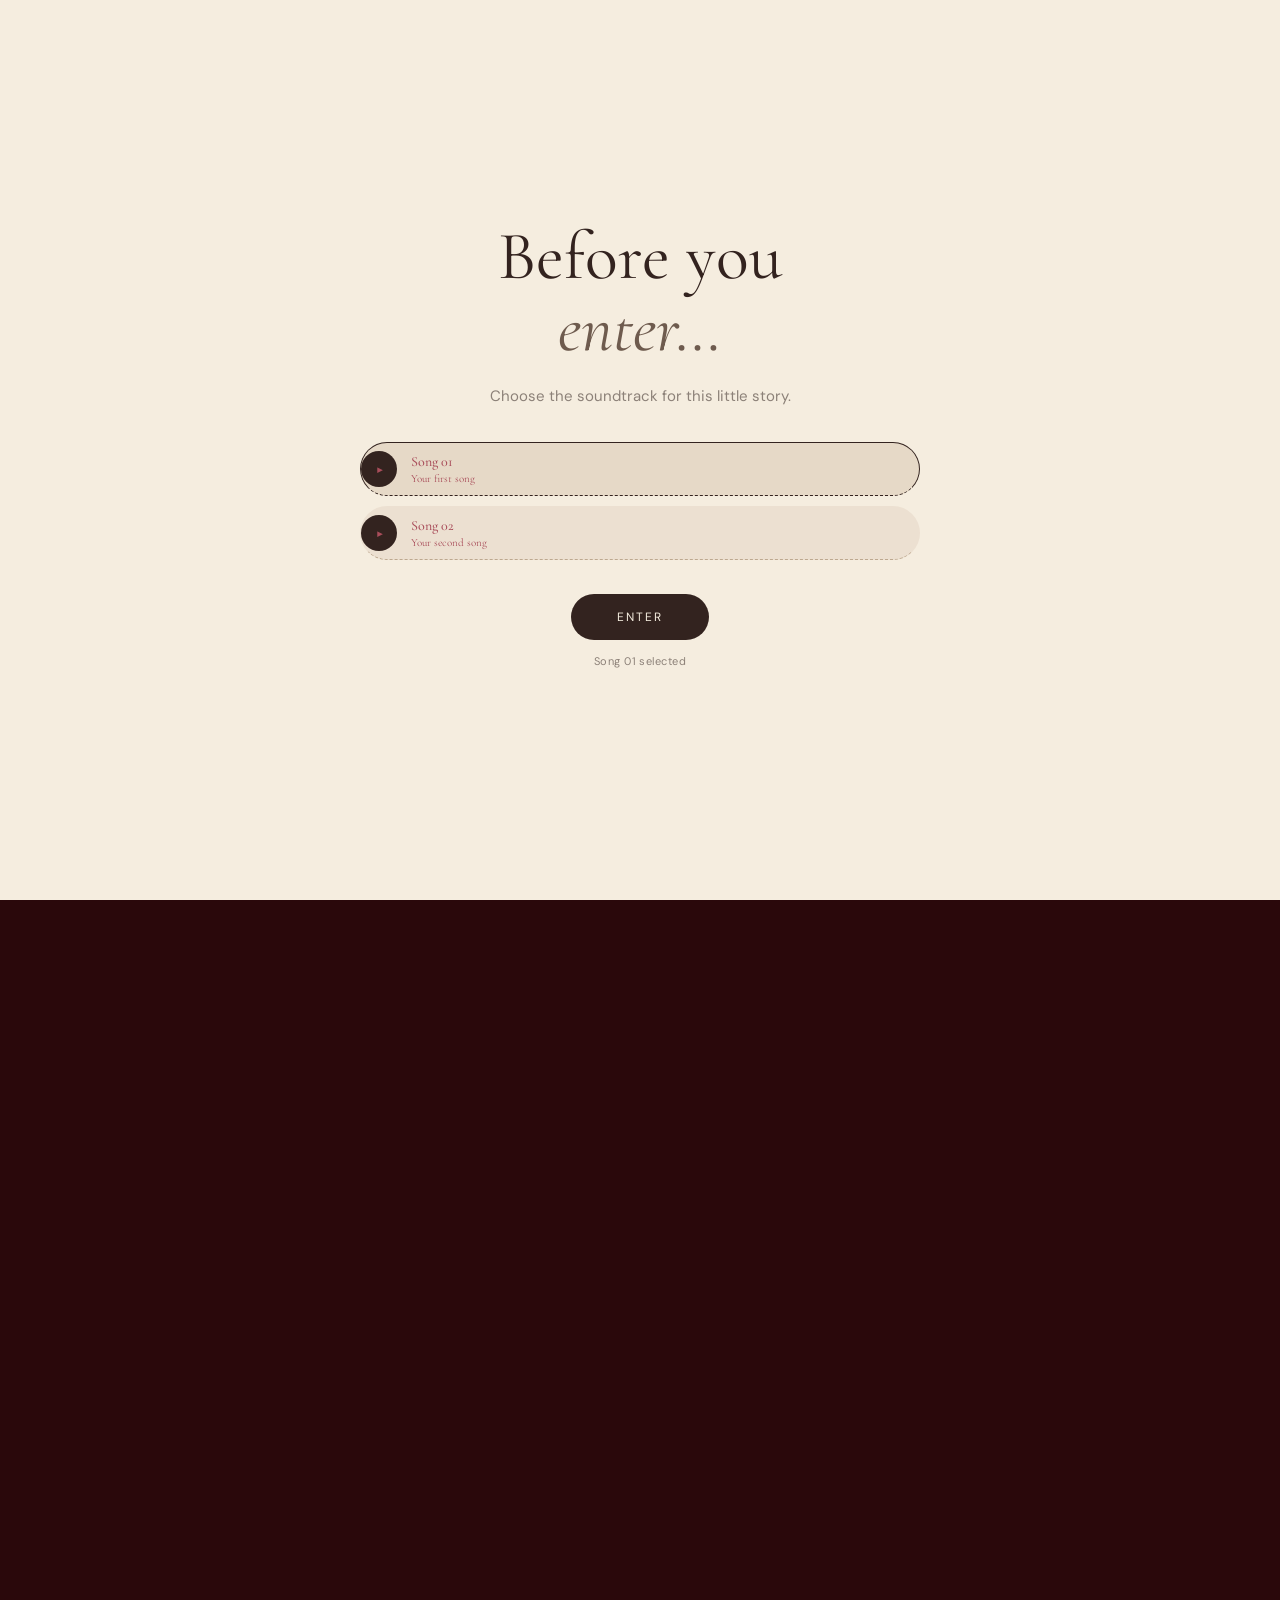
<file: index.html>
﻿<!doctype html>
<html lang="en">
<head>
<meta charset="UTF-8">
<meta name="viewport" content="width=device-width, initial-scale=1">
<title>For Her — a little story</title>
<meta name="description" content="A day worth remembering.">
<link rel="stylesheet" href="styles.css">
<script src="animations.js" defer></script>

<link href="https://fonts.googleapis.com/css2?family=Caveat:wght@500;600;700&family=Homemade+Apple&family=Cormorant+Garamond:ital,wght@0,400;0,500;0,600;1,400&family=EB+Garamond:ital@0;1&display=swap" rel="stylesheet">

<link href="https://fonts.googleapis.com/css2?family=Mrs+Saint+Delafield&family=Caveat:wght@400;600;700&family=Playfair+Display:ital,wght@0,400;0,500;0,600;0,700;1,400;1,600&family=Cormorant+Garamond:ital,wght@0,400;0,500;1,400;1,500&family=Poppins:wght@300;400;500;600&display=swap" rel="stylesheet">

<link rel="preconnect" href="https://fonts.googleapis.com">
<link rel="preconnect" href="https://fonts.gstatic.com" crossorigin>
<link href="https://fonts.googleapis.com/css2?family=Great+Vibes&family=Italianno&family=Cormorant+Garamond:ital,wght@0,400;0,500;0,600;1,400&display=swap" rel="stylesheet">

<style>
</style>
<style>
@import url('https://fonts.googleapis.com/css2?family=Ballet:opsz@16..72&family=Passions+Conflict&display=swap');
</style>
</head>
<body class="gate-open">

  <!-- ============ GATE / SONG INTRO ============ -->
<div id="gate">

  <div class="gate-inner">

    <h1 class="gate-heading">
      Before you<br>
      <em>enter&hellip;</em>
    </h1>

    <p class="gate-sub">
      Choose the soundtrack for this little story.
    </p>


    <ul class="songs" id="songList">

      <!-- SONG 01 -->
      <li>

        <button
          type="button"
          class="song"
          data-song="1"
          aria-pressed="true"
        >

          <span
            class="song-play"
            aria-hidden="true"
          >
            &#9654;
          </span>

          <span class="song-meta">

            <span class="song-title">
              Song 01
            </span>

            <span class="song-artist">
              Your first song
            </span>

          </span>

        </button>

      </li>


      <!-- SONG 02 -->
      <li>

        <button
          type="button"
          class="song"
          data-song="2"
          aria-pressed="false"
        >

          <span
            class="song-play"
            aria-hidden="true"
          >
            &#9654;
          </span>

          <span class="song-meta">

            <span class="song-title">
              Song 02
            </span>

            <span class="song-artist">
              Your second song
            </span>

          </span>

        </button>

      </li>

    </ul>


    <button
      type="button"
      class="enter-btn"
      id="enterBtn"
    >
      Enter
    </button>


    <p
      class="gate-hint"
      id="gateHint"
    >
      Song 01 selected
    </p>

  </div>

</div>


<!-- MUSIC PLAYER -->

<audio
  id="audio"
  preload="auto"
></audio>
 
  <!-- ============ MAIN SITE ============ -->
  <main id="site">

    <!-- HERO -->

    <section class="hero" id="top">
      <nav class="nav">
        <span>16&mdash;08&mdash;2026</span>
        <span>A Little Something For You</span>
        <button type="button" id="musicToggle" aria-pressed="false">
          <span aria-hidden="true">&#9835;</span> <span id="musicLabel">Music</span>
        </button>
      </nav>
      <div class="wrap">
        <div>
          <p class="eyebrow hero-eyebrow">A day worth remembering</p>
          <h1>For the one<br>who makes<br><em>everything</em><br>look beautiful.</h1>
        </div>
      </div>
    </section>

        <!-- THE LITTLE THINGS -->
    <section class="little-things letter-to-you" aria-labelledby="letter-to-you-title">
      <div class="letter-to-you-card" data-reveal>
        <div class="letter-paper">
          <h2 id="letter-to-you-title">Lets start with this one.</h2>
          <div class="letter-copy" contenteditable="true" spellcheck="false" aria-label="Editable letter">
            <p>To you ,</p>
            <p>And here you are, eighteen. Happy Birthday! When we first met, you were literally just a 15-16 kid and now look at you all grown up. So much has happened so much has changed, and here you are, stepping into a whole new chapter of life. Adulthood isn't as peaceful as it sounds, trust me. Sure, you can go wherever you want and do whatever you like even commit a crime and be tried as an adult now :D but then come the stress, the responsibilities, nd all the other fun stuff. So, enjoy with that! And here's your little gift, something something special to you nd me as well</p>
          </div>
        </div>

        <div class="letter-photo-panel">
  <div class="letter-photo-strip" aria-label="Photo memories">

    <div class="photo-slot letter-photo">
      <img src="assets/Screenshot 2026-10-15 000556.png" alt="Photo memory 1">
    </div>

    <div class="photo-slot letter-photo">
      <img src="assets/childhood3.jpeg" alt="Photo memory 2">
    </div>

    <div class="photo-slot letter-photo">
      <img src="assets/childhood5.jpeg" alt="Photo memory 3">
    </div>

    <div class="photo-slot letter-photo">
      <img src="assets/childhood7.jpeg" alt="Photo memory 4">
    </div>

  </div>
</div>
      </div>
    </section>
   
    <!-- YOUR SMILE -->
    <section class="smile">

  <div class="photo-slot smile-photo" data-reveal>
    <img src="assets/5.jpeg" alt="Memory">
  </div>
    <div class="smile-copy" data-reveal>
        <p class="eyebrow">Some things are painted like..</p>
        <h2>
            There are sunsets<br>
            that take minutes to paint.<br>
            And then there<br>
            is your<br>
            eyes.<br>
        </h2>
      </div>

</section>

    <!-- AN OBSERVATION -->
    <section class="observation">
      <div class="wrap">
        <p class="eyebrow" data-reveal="fade">maybe,</p>
        <h2 data-reveal>Some things<br>are better <em>felt?.</em></h2>
      </div>
      <span class="mark" aria-hidden="true">&#10045;</span>
    </section>

    <!-- =========================================================
     ISOLATED PAGE WRAPPER
     ========================================================= -->

<div id="new-year-letter">

  <div class="ny-card">


    <!-- =====================================================
         LEFT SIDE
         ===================================================== -->

    <div class="ny-left">

  <!-- Background photo -->
  <div class="ny-bg-photo ny-slot" id="ny-slotBg">

    <img
      id="ny-imgBg"
      src="./assets/1.jpeg"
      alt="Background photo"
    >

  </div>


      <!-- Bow -->

      <svg
        class="ny-bow"
        viewBox="0 0 100 80"
        xmlns="http://www.w3.org/2000/svg"
      >

        <path
          d="M50 40 C40 10, 5 10, 5 35 C5 55, 30 50, 50 40 Z"
          fill="#8a1f1f"
          stroke="#5c1518"
          stroke-width="2"
        />

        <path
          d="M50 40 C60 10, 95 10, 95 35 C95 55, 70 50, 50 40 Z"
          fill="#9c2a2a"
          stroke="#5c1518"
          stroke-width="2"
        />

        <circle
          cx="50"
          cy="40"
          r="8"
          fill="#7c1f24"
          stroke="#5c1518"
          stroke-width="2"
        />

        <path
          d="M46 46 L38 68 L48 62 Z"
          fill="#8a1f1f"
          stroke="#5c1518"
          stroke-width="1.5"
        />

        <path
          d="M54 46 L62 68 L52 62 Z"
          fill="#9c2a2a"
          stroke="#5c1518"
          stroke-width="1.5"
        />

      </svg>


      <!-- Camera -->

      <div class="ny-camera">

        <svg
          viewBox="0 0 160 110"
          xmlns="http://www.w3.org/2000/svg"
        >

          <rect
            x="6"
            y="28"
            width="148"
            height="76"
            rx="10"
            fill="#7c1f24"
            stroke="#4a1216"
            stroke-width="3"
          />

          <rect
            x="44"
            y="8"
            width="40"
            height="24"
            rx="4"
            fill="#7c1f24"
            stroke="#4a1216"
            stroke-width="3"
          />

          <circle
            cx="80"
            cy="66"
            r="30"
            fill="#c9a24b"
            stroke="#4a1216"
            stroke-width="3"
          />

          <circle
            cx="80"
            cy="66"
            r="21"
            fill="#3a1015"
            stroke="#4a1216"
            stroke-width="2"
          />

          <circle
            cx="80"
            cy="66"
            r="12"
            fill="#5e1e28"
          />

          <rect
            x="20"
            y="40"
            width="18"
            height="12"
            rx="2"
            fill="#c9a24b"
            stroke="#4a1216"
            stroke-width="2"
          />

          <circle
            cx="132"
            cy="42"
            r="5"
            fill="#efe3c9"
            stroke="#4a1216"
            stroke-width="2"
          />

        </svg>

      </div>


      <!-- Washi tape -->

      <div class="ny-washi"></div>


      <!-- 2x2 collage -->

      <div class="ny-collage">

  <div class="ny-collage-grid">

    <!-- =========================
         PHOTO 1
         ========================= -->
    <div class="ny-slot" id="ny-slot1">
  <img
    src="assets/31.jpeg"
    style="width:100%; height:100%; object-fit:cover; display:block !important;"
  >
</div>


    <!-- =========================
         PHOTO 2
         ========================= -->
    <div class="ny-slot" id="ny-slot2">
  <img
    src="assets/32.jpeg"
    style="width:100%; height:100%; object-fit:cover; display:block !important;"
  >
</div>

<!-- =========================
     PHOTO 3
     ========================= -->
<div class="ny-slot" id="ny-slot3">
  <img
    id="ny-img3"
    src="./assets/33.jpeg"
    alt="Memory 3"
    style="width:100%; height:100%; object-fit:cover; display:block;"
  >
</div>

<!-- =========================
     PHOTO 4
     ========================= -->
<div class="ny-slot" id="ny-slot4">
  <img
    id="ny-img4"
    src="./assets/34.jpeg"
    alt="Memory 4"
    style="width:100%; height:100%; object-fit:cover; display:block;"
  >
</div>

  </div>

</div>


      <!-- Tags -->

      <div class="ny-tag ny-new-year">
        Birthday
      </div>

      <div class="ny-tag ny-sweet">
        Sweet
      </div>

      <div class="ny-tag ny-letter">
        Memories
      </div>


      <!-- Stars -->

      <div class="ny-star ny-star-1">

        <svg
          viewBox="0 0 24 24"
          fill="currentColor"
        >
          <path
            d="M12 0l2.9 8.3L24 12l-9.1 3.7L12 24l-2.9-8.3L0 12l9.1-3.7z"
          />
        </svg>

      </div>


      <div class="ny-star ny-star-2">

        <svg
          viewBox="0 0 24 24"
          fill="currentColor"
        >
          <path
            d="M12 0l2.9 8.3L24 12l-9.1 3.7L12 24l-2.9-8.3L0 12l9.1-3.7z"
          />
        </svg>

      </div>


      <div class="ny-star ny-star-3">

        <svg
          viewBox="0 0 24 24"
          fill="currentColor"
        >
          <path
            d="M12 0l2.9 8.3L24 12l-9.1 3.7L12 24l-2.9-8.3L0 12l9.1-3.7z"
          />
        </svg>

      </div>


      <!-- Flower -->

      <div class="ny-flower">

        <svg
          viewBox="0 0 200 180"
          xmlns="http://www.w3.org/2000/svg"
        >

          <g>

            <path
              d="M60 150 C40 120 30 90 55 60 C70 90 65 120 60 150Z"
              fill="#7c1f24"
            />

            <path
              d="M40 140 C15 120 10 95 35 75 C45 100 45 122 40 140Z"
              fill="#9c2a2a"
            />

            <path
              d="M85 145 C100 115 100 90 75 65 C65 95 70 120 85 145Z"
              fill="#5e1218"
            />

          </g>


          <g>

            <ellipse
              cx="130"
              cy="70"
              rx="26"
              ry="14"
              fill="#8a1f1f"
              transform="rotate(20 130 70)"
            />

            <ellipse
              cx="150"
              cy="90"
              rx="26"
              ry="14"
              fill="#9c2a2a"
              transform="rotate(-15 150 90)"
            />

            <ellipse
              cx="120"
              cy="95"
              rx="24"
              ry="13"
              fill="#7c1f24"
              transform="rotate(60 120 95)"
            />

            <ellipse
              cx="145"
              cy="60"
              rx="22"
              ry="12"
              fill="#a83232"
              transform="rotate(-45 145 60)"
            />

            <circle
              cx="134"
              cy="80"
              r="10"
              fill="#c9a24b"
            />

          </g>

        </svg>

      </div>


      <!-- Quote -->

      <div class="ny-quote">

        &ldquo;Of all the souls whom fortune hath seen fit to cross my path,
thou art amongst the rarest few,
whose presence alone is cause enough
for a smile to find its way upon my face..&rdquo;

      </div>


    </div>



    <!-- =====================================================
         RIGHT SIDE
         ===================================================== -->

    <div class="ny-right">

      <div class="ny-letter-paper">


        <!-- Flourish -->

        <svg
          class="ny-flourish ny-flourish-tl"
          viewBox="0 0 40 40"
        >
          <path
            d="M2 2 Q2 20 20 20 Q2 20 2 38"
            fill="none"
            stroke="currentColor"
            stroke-width="1.4"
          />
        </svg>


        <svg
          class="ny-flourish ny-flourish-tr"
          viewBox="0 0 40 40"
        >
          <path
            d="M2 2 Q2 20 20 20 Q2 20 2 38"
            fill="none"
            stroke="currentColor"
            stroke-width="1.4"
          />
        </svg>


        <!-- Seal -->

        <svg
          class="ny-seal"
          viewBox="0 0 60 60"
        >

          <circle
            cx="30"
            cy="30"
            r="26"
            fill="#7c1f24"
            stroke="#4a1216"
            stroke-width="2"
          />

          <path
            d="M30 42 C18 32 14 22 22 17 C26 15 30 18 30 22 C30 18 34 15 38 17 C46 22 42 32 30 42Z"
            fill="#efe3c9"
          />

        </svg>


        <!-- Stamp -->

        <div class="ny-stamp">

          <svg
            viewBox="0 0 24 24"
            fill="none"
            stroke="#7c1f24"
            stroke-width="1.6"
          >

            <path
              d="M12 21s-7-6-9-10a5 5 0 0 1 9-4 5 5 0 0 1 9 4c-2 4-9 10-9 10z"
            />

          </svg>

        </div>


        <!-- Heading -->

        <h1 class="ny-heading">
          Happy Birthday, Shimiya..
        </h1>


        <!-- Letter -->

        <div class="ny-body">

          <p>
            I don't even know what I'm supposed to write to you. There are so many things I've never said, so many things I've felt but never really found the words for. I've always told you that you're special to me but I've never told you why? What makes someone so special to another person? Is it their efforts, the way they behave, the way they listen or perhaps the little things they do without even realising how much they mean. Maybe it's all of that or maybe it's something that words will never quite be able to explain. There are so many moments with you that still lives somewhere in the back of my mind, and despite having so much to say here I am struggling to write even a single word. It's October 15th and perhaps I should've started writing this earlier but after overthinking every little thing a hundred times I'm finally here. Idk if I'll get everything right, if I'll say something unusual or if these words will even do justice to what I feel, but I suppose some things deserves to be written even when we don't know where to begin.
          </p>

          <p>
           Let's start with how we met shall we? Two selenophiles, brought together by something as ordinary as a conversation. I remember thinking of texting you, though at first you were actually someone else I had intended to talk to. We ended our conversation and then out of nowhere you sent me a random reel. To this day I don't know whether it was a mistake or something you sent without a second thought but I'm glad you did. Cause somehow that little insignificant moment became the beginning of something I would come to cherish so deeply. The more I got to know you the more I discovered how alike we were. We shared the same music taste, the same interests and even the same dreams of becoming something someday. Sometimes I'd find myself thinking about something only to realise that you'd thought about it too, perhaps a little later but still. It felt as though I had found someone who understood parts of me that I never really knew how to explain. And somewhere along the way I found my "anam cara" someone who made me feel like perhaps I didn't have to spend another four years trying to find a connection like this. And the strange thing is even after all this time that feeling hasn't changed.
          </p>

          <p>
            I've never forgotten the efforts you've made, the way you've treated me or the little things you've done that you probably don't even remember anymore. Perhaps you never realised how much they meant to me but I did. I remember them and I think a part of me always will. Maybe that's what makes someone special, not one grand gesture or a thousand beautiful words but the way they make you feel through the smallest things. The way they listen without making you feel foolish for speaking, the way they let you explain yourself without passing judgement and the way they make you feel heard when the rest of the world seems too busy to listen. Maybe it's knowing that even after disagreements, misunderstandings and arguments there's still a part of you that holds on to the bond you've built. I don't think I've ever been particularly good at explaining myself and perhaps I'll never find the courage to tell someone everything that goes on inside my head. But with you I found someone I could try with. Someone whose presence made the world feel a little less unfamiliar. And maybe without even realising it you became one of those rare people whose existence changes the way you look at friendship itself.
          </p>

          <p>
            And perhaps that's why even after fivee years or more I still feel the same. I don't know what the future has written for us or how many more arguments, misunderstandings, distances or changes life has waiting around the corner. But I know that the time we've spent together means something to me and I know there are still so many moments we haven't lived yet. If I were asked to close my eyes and think about the people who have left a mark on my life, I have no doubt you'd find a place among those final seven minutes of memories. Maybe we haven't spent as much time together as we would've liked, maybe there are things we've never said and moments we wish had lasted a little longer but we have our little collection of memories and I'm grateful for every one of them. So on your eighteenth birthday I hope life gives you a thousand reasons to smile, takes you closer to every dream you've ever held and brings you the kind of happiness that stays long after the moment has passed. And if there's one thing I want you to know it's that among all the people I've met and all the connections I've made, you'll always be my anam cara, the friend who made an ordinary conversation feel like the beginning of something I never knew I was looking for. Happy birthday you little human. I'm glad that random reel found its way to me. &#9825;
          </p>

        </div>


        <!-- Signature -->

        <div class="ny-signature">
          There is yet more to be seen.
        </div>


      </div>

    </div>

  </div>

   <!-- Hint -->

  <!-- <div class="ny-hint">
    click any photo area to add your own picture — everything else is ready to go
  </div> -->

</div>



    <!-- QUOTE -->
   <!-- SOMETHING I MADE FOR YOU -->
    <section class="beauty">
      <div class="wrap">
        <p class="eyebrow" data-reveal="fade">SOMETHING MADE ONLY FOR YOU</p>
        <div class="beauty-grid" data-reveal>
          <div>
            <p class="eyebrow" style="margin-bottom:14px;"> </p>
            <h2 class="beauty-heading">HERES<span class="flourish">Something</span></h2>
          </div>
          <div class="beauty-side">
            <span class="mark" aria-hidden="true">&#10045;</span>
            Nothing here is accidental; every frame holds a memory, <br>
            every detail carries a feeling,<br>
            and every little thing has a story that belongs to you. <br>
          </div>
        </div>
        <p class="beauty-caption" data-reveal="fade">the moments, the memories, the things that makes you.. you!!.</p>
      </div>
    </section>









    <!-- A FEW FRAMES -->
   <section class="frames">
  <div class="wrap">

    <p class="eyebrow" data-reveal="fade">A few frames</p>

    <h2 data-reveal>
      you, being <em>you.</em>
    </h2>

    <div class="collage">

      <!-- PHOTO 1 -->
      <div class="photo-slot" data-slot>
        <img
          src="./assets/10.jpeg"
          alt="Memory 1"
        >
      </div>

      <!-- PHOTO 2 -->
      <div class="photo-slot" data-slot>
        <img
          src="./assets/11.jpeg"
          alt="Memory 2"
        >
      </div>

      <!-- PHOTO 3 -->
      <div class="photo-slot" data-slot>
        <img
          src="./assets/13.jpeg"
          alt="Memory 3"
        >
      </div>


      <!-- COLLAGE NOTES -->
      <span class="collage-note n1">something from.</span>

      <span class="collage-note n2">
        last year &hearts;
      </span>

      <span class="collage-note n3">
        this one &gt;&gt;&gt;
      </span>

    </div>

  </div>
</section>

    <!-- PRESS PLAY -->
    

<!--<!doctype html>
<html lang="en">
<head>
  <meta charset="utf-8">
  <meta name="viewport" content="width=device-width,initial-scale=1">
  <title>A Letter to You</title>
  <link rel="preconnect" href="https://fonts.googleapis.com">
  <link rel="preconnect" href="https://fonts.gstatic.com" crossorigin>
  <link href="https://fonts.googleapis.com/css2?family=Cormorant+Garamond:wght@400;500;600;700&family=Caveat:wght@400;500;600;700&family=DM+Sans:wght@400;500;600&family=Playfair+Display:ital,wght@0,500;0,600;1,500;1,600&family=Mrs+Saint+Delafield&display=swap" rel="stylesheet">
  <link rel="stylesheet" href="styles.css">
</head>
<body>
  <div class="ambient ambient-a"></div><div class="ambient ambient-b"></div>

  <header class="site-head">
    <div class="eyebrow">A small archive of us</div>
    <div class="brand">A Letter to You</div>
    <div class="head-date">16 — 08 — 2026</div>
  </header>
-->

  <main class="book-stage" id="bookStage" aria-label="Digital scrapbook">
    <div class="book" id="book">

      <!-- 00 COVER -->
      <section class="spread cover-spread" data-index="0">
        <div class="page page-left paper-dark">
          <div class="grain"></div>
          <img class="decor flower flower-cover" src="assets/decorations/flower.png" alt="">
          <img class="decor music music-cover" src="assets/decorations/music_ribbon.png" alt="">
          <div class="stamp"> <br> <br> </div>
          <div class="cover-side-note">keep this one.</div>
        </div>
        <div class="page page-right paper-cream cover-right">
          <div class="paper-shadow"></div>
          <div class="tiny-label">de moi `a toi</div>
          <h1>Scrap book<br><span>for You</span></h1>
          <p class="cover-copy">a few photographs,<br>a few memories,<br>and everything I couldn't fit into a text.</p>
          <div class="cover-date">16 · 08 · 2026</div>
          <div class="open-note">click the page<br>or use →</div>
          <img class="decor floral-cover" src="assets/decorations/floral_postcard.png" alt="">
        </div>
      </section>

      <!-- 01 LETTER -->
      <section class="spread" data-index="1">
        <div class="page paper-cream letter-page">
          <div class="page-number">01</div>
          <div class="tape tape-a"></div>
          <div class="tiny-label">THE FIRST PAGE</div>
          <h2>Shim </h2>
          <p class="letter-text editable" contenteditable="true">I wish I could give you real flowers right now, a bouquet of lilies, perhaps, just to see you hold something beautiful that was meant entirely for you. Not because you asked for them, but because I wanted to be the one to give them to you. You’re eighteen, and somehow, you’ve made it this far without someone placing a flower in your hands? How terribly unfair of the world.</p>
          <p class="letter-text editable" contenteditable="true">And how unfortunate that I can’t fix that just yet, living miles away from you, with nothing but words and little things I can send across the distance. Maybe one random day, I’ll surprise you with a lily, or perhaps I’ll save that little wish for whenever we finally meet.</p>
          <p class="letter-text editable" contenteditable="true">Until then, let this be my little substitute for the flowers I cannot give you yet. A bouquet made of pixels instead of petals, but carrying a real wish all the same that someday, you’ll have flowers in your hands and know that someone thought you deserved them long before they could bring them to you..</p>
          <div class="signature editable" contenteditable="true">-from me, until real patels find their way to you</div>
          <img class="decor flower flower-letter" src="assets/decorations/flower.png" alt="">
        </div>
        <div class="page paper-dark letter-bouquet-page">
          <div class="bouquet-label">A LITTLE<br><span>BOUQUET</span><br>FOR YOU</div>
          <div class="letter-bouquet" aria-hidden="true">
            <img src="assets/bouquet/bouquet.png" alt="">
            <div class="bouquet-paper"></div>
            <div class="bouquet-ribbon"></div>
          </div>
          <img class="decor letter-butterfly" src="assets/bouquet/butterfly.png" alt="">
          <div class="bouquet-note">because some things<br>are better given<br>without a reason.</div>
          <div class="bouquet-sparkle">✦</div>
        </div>
      </section>

      <!-- 02 LITTLE THINGS -->
      <section class="spread" data-index="2">
        <div class="page paper-blush collage-page">
          <div class="tiny-label">THE LITTLE THINGS</div>
          <h2 class="editorial-title">Things that<br><em>stayed.</em></h2>
          <div class="note-card note-1 editable" contenteditable="true">i lovw when u talk abt something u really like</div>
          <div class="note-card note-2 editable" contenteditable="true">the random conversations that somehow become hours.</div>
          <div class="note-card note-3 editable" contenteditable="true">the tiny things you probably don't realise I notice.</div>
          <img class="decor saturn" src="assets/decorations/saturn.png" alt="">
          <img class="decor paper-stars" src="assets/decorations/paper_stars.png" alt="">
        </div>
        <div class="page paper-cream camera-page">
          <div class="page-number">02</div>
          <img class="camera-art" src="assets/decorations/camera.png" alt="vintage camera">
          <div class="camera-caption"><span>THROUGH THE LENS</span><br>some moments deserve<br>to be kept exactly as they were.</div>
          <div class="photo-mini-grid">
            <div class="photo-slot mini" data-label="photo 01"><img src="assets/14.jpeg" alt="Photo 01"><span>+</span></div>
            <div class="photo-slot mini" data-label="photo 02"><img src="assets/16.jpeg" alt="Photo 02"><span>+</span></div>
            <div class="photo-slot mini" data-label="photo 03"><img src="assets/17.jpeg" alt="Photo 03"><span>+</span></div>
          </div>
        </div>
      </section>

      <!-- 03 PHOTO WALL -->
      <section class="spread" data-index="3">
        <div class="page paper-dark photo-wall-left">
          <div class="tiny-label light-label">A FEW FRAMES</div>
          <div class="wall-title">You, in<br><span>little pieces.</span></div>
          <img class="decor violin" src="assets/decorations/violin.png" alt="">
          <div class="hand-note light">no particular order ur always best.<br>& that's the whole point.</div>
        </div>
        <div class="page paper-warm photo-wall-right">
          <div class="photo-cluster">
            <div class="photo-polaroid tilt-left photo-slot" data-label="photo one"><img src="assets/19.jpeg" alt="Photo one"><span>photo one</span></div>
            <div class="photo-polaroid tilt-right photo-slot" data-label="photo two"><img src="assets/20.jpeg" alt="Photo two"><span>photo two</span></div>
            <div class="photo-polaroid tilt-small photo-slot" data-label="photo three"><img src="assets/21.jpeg" alt="Photo three"><span>photo three</span></div>
            <div class="photo-polaroid center-shot photo-slot" data-label="photo four"><img src="assets/22.jpeg" alt="Photo four"><span>photo four</span></div>
          </div>
          <img class="decor floral-mini" src="assets/decorations/floral_postcard.png" alt="">
        </div>
      </section>

      <!-- 04 PLACES -->
      <section class="spread" data-index="4">
        <div class="page paper-cream travel-page">
          <div class="tiny-label">LITTLE THINGS, FROM AFAR</div>
          <h2 class="travel-title">Until...<br><em>our paths cross.</em></h2>
          <div class="postcard-text editable" contenteditable="true">I wonder what it’ll feel like when we finally meet. Maybe it won’t be anything extraordinary, just an ordinary day made a little more special by the fact that we’re finally in the same place..</div>
          <img class="decor eiffel" src="assets/decorations/eiffel.png" alt="">
          <div class="postmark">PARIS<br>LOVE<br> </div>
        </div>
        <div class="page paper-blush travel-photo-page">
          <div class="travel-card">
            <div class="travel-card-top">POSTCARD FROM</div>
            <div class="travel-card-big editable" contenteditable="true">wherever<br>we are.</div>
            <div class="travel-lines"></div>
            <div class="travel-card-small editable" contenteditable="true">wish you were here.<br> </div>
          </div>
          <div class="photo-slot travel-photo" data-label="place / memory"><img src="assets/eyes.jpeg" alt="Place / memory"><span>add a place / memory</span></div>
        </div>
      </section>

      <!-- 05 MUSIC -->
      <section class="spread" data-index="5">
        <div class="page paper-dark music-page">
          <div class="tiny-label light-label">THE SOUNDTRACK</div>
          <h2 class="music-title">Songs that<br><em>feel like you.</em></h2>
          <img class="decor music-ribbon-page" src="assets/decorations/music_ribbon.png" alt="">
          <img class="decor violin-small" src="assets/decorations/violin.png" alt="">
          <div class="music-note">press play in your head.<br>you know the song no?.</div>
        </div>
        <div class="page paper-cream songs-page">
          <div class="vinyl-record"><div class="record-label">A<br>TO<br>YOU</div></div>
          <div class="song-list">
            <div class="song editable" contenteditable="true"><b>01</b> song that reminds me of you <span>♡</span></div>
            <div class="song editable" contenteditable="true"><b>02</b> the one we always come back to <span>♡</span></div>
            <div class="song editable" contenteditable="true"><b>03</b> the one for late nights <span>♡</span></div>
            <div class="song editable" contenteditable="true"><b>04</b> the one you love <span>♡</span></div>
          </div>
          <div class="song-foot editable" contenteditable="true">every good story needs a soundtrack.</div>
        </div>
      </section>

      <!-- 06 FILM -->
      <section class="spread" data-index="6">
        <div class="page paper-warm film-page">
          <div class="tiny-label"> </div>
          <h2>GLIMPSES<br><em>of your world.</em></h2>
          <img class="filmstrip-art" src="assets/decorations/filmstrip.png" alt="film strip">
          <div class="film-copy editable" contenteditable="true"> And Not every memory has a photograph. Some are just little things that stay with you in your heart.</div>
        </div>
        <div class="page paper-cream film-gallery">
          <div class="film-frame photo-slot" data-label="frame 01"><img src="assets/23.jpeg" alt="Frame 01"><span>frame 01</span></div>
          <div class="film-frame photo-slot" data-label="frame 02"><img src="assets/27.jpeg" alt="Frame 02"><span>frame 02</span></div>
          <div class="film-frame photo-slot" data-label="frame 03"><img src="assets/25.jpeg" alt="Frame 03"><span>frame 03</span></div>
          <div class="film-frame photo-slot" data-label="frame 04"><img src="assets/26.jpeg" alt="Frame 04"><span>frame 04</span></div>
          <div class="film-caption editable" contenteditable="true">developed with a little bit of love.</div>
        </div>
      </section>

      <!-- 07 P.S. -->
      <section class="spread" data-index="7">
        <div class="page paper-blush ps-left">
          <img class="decor floral-postcard" src="assets/decorations/floral_postcard.png" alt="">
          <div class="ps-label"> </div>
          <div class="ps-big">there's<br>one more<br><em>thing left.</em></div>
          <div class="ps-arrow">↘</div>
        </div>
        <div class="page paper-cream ps-right">
          <div class="letter-fold">
            <div class="fold-label"> </div>
            <button class="secret-button" id="secretButton">unfold the note</button>
            <div class="secret-note" id="secretNote">
              <div class="secret-date">16 · 08 · 2026</div>
              <p class="editable" contenteditable="true">If I had to keep only one thing from all these pages, it wouldn't be a photograph.</p>
              <p class="editable" contenteditable="true">It'd be the feeling of having you in my life.</p>
              <div class="secret-sign editable" contenteditable="true">and still choosing you.</div>
            </div>
          </div>
        </div>
      </section>

      <!-- 08 FINAL -->
      <section class="spread final-spread" data-index="8">
        <div class="page page-left paper-dark final-left">
          <img class="decor saturn-final" src="assets/decorations/saturn.png" alt="">
          <div class="final-small">THE END OF THE book hehe</div>
          <div class="final-word">anam cara!.</div>
        </div>
        <div class="page page-right paper-cream final-right">
          <div class="final-top">A MESSAGE TO YOU</div>
          <h2>And that's<br><em>all I wanted to say.</em></h2>
          <div class="final-photo photo-slot" data-label="one last photo"><img src="assets/28.jpeg" alt="One last photo"><span>one last photo of you!</span></div>
          <p class="final-line editable" contenteditable="true">Thank you for being one of the most beautiful parts of my life.</p>
          <div class="final-sign editable" contenteditable="true">with all my love,<br>me ♡</div>
        </div>
      </section>

    </div>
    <button class="edge edge-left" id="prevEdge" aria-label="Previous page"></button>
    <button class="edge edge-right" id="nextEdge" aria-label="Next page"></button>
  </main>

  <nav class="controls" aria-label="Book navigation">
    <button class="nav-btn" id="prevBtn" aria-label="Previous">←</button>
    <div class="progress"><span id="counter">01 / 09</span><div class="progress-line"><i id="progressBar"></i></div></div>
    <button class="nav-btn" id="nextBtn" aria-label="Next">→</button>
  </nav>
  <div class="hint"> </div>
  <script src="script.js"></script>
</body>
</html>



    <!-- LETTER -->
    <section class="letter">
      <div class="wrap">
        <p class="eyebrow" data-reveal="fade"> </p>
        <h2 data-reveal> Again here one more.</h2>
        <div class="letter-body" data-reveal>
          <p>I think there's a kind of beauty that never really learns how to speak for itself. it lives in the little things, in the way someone laughs without thinking, in those little moments that probably meant nothing to the world but somehow stayed with me. i still remember when your mum got to know about me, your sis, even your friends.. and god, i think i really loved being a reason behind your laugh, your smile. maybe that's one of those things i'll always be a little fond of.</p>
          <p>and perhaps that's what makes you beautiful, not just the things that eyes can see, but all those little things about you that you probably don't even notice yourself. you don't have to be the prettiest person in every room, or have every little thing about yourself figured out. there's something lovely about just being you, with your unfinished thoughts, your random laughs and those smiles you probably don't realise the worth of.</p>
          <p>nd if you ever forget how beautiful you are, well.. i hope you remember that there's someone who'll always try to make you smile, even on the days when you find it a little hard to. because being your friend has let me see little pieces of you that i think deserve to be reminded of their beauty, again and again..</p>
        </div>
       
      </div>
      <span class="mark" aria-hidden="true">&#10045;</span>
    </section>

    <!-- FLOWERS -->
    <!-- A THOUSAND WISHES -->
    <section class="meadow-embed-section" aria-label="A Thousand Wishes, Rising">
      <iframe
        class="meadow-embed-frame"
        src="wishes_meadow.html"
        title="A Thousand Wishes, Rising"
        loading="eager"
      ></iframe>
    </section>

    <!-- ENVELOPE -->
    <section class="magic-letter">
      <div class="magic-inner">
        <div class="magic-letter-copy" data-reveal>
          <p class="micro">ONE MORE THING TO OPEN</p>
          <h2>A letter, sealed<br>with a little <em>magic.</em></h2>
          <p>Tap the envelope. It has been waiting for you.</p>
        </div>
        <a class="envelope-link" href="full-letter.html" aria-label="Open your letter" data-reveal>
          <span class="magic-spark spark-a">&#10022;</span>
          <span class="magic-spark spark-b">&#10022;</span>
          <span class="magic-spark spark-c">&#10022;</span>
          <span class="envelope" id="envelope" aria-label="Open letter envelope">
            <span class="envelope-flap"></span>
            <span class="envelope-note" id="envelopeNote">for you<br><i>&hearts;</i></span>
          </span>
          <span class="open-letter">OPEN ME &rarr;</span>
        </a>
      </div>
    </section>
    <!-- FOOTER -->

<!-- ONE LAST THING — FOOTER -->
<footer class="birthday-footer">
  <div class="footer-inner">

    <span class="footer-eyebrow"> AND ONE LAST THING</span>

    <div class="footer-ornament" aria-hidden="true">
      <span></span>
      <span class="ornament-star"></span>
      <span></span>
    </div>

    <h2 class="footer-message">
      And if you ever forget how
      special you are...
      <span class="footer-return">come back here.</span>
    </h2>

    <a href="#top" class="birthday-signoff">
      Happy Birthday, Shihaam!!
    </a>

    <div class="footer-bottom">
      <span class="footer-heart">♡</span>
      <span> </span>
      <span class="footer-heart">♡</span>
    </div>

  </div>
</footer>

  </main>

<script src="script.js"></script>
</body>
</html>
</file>
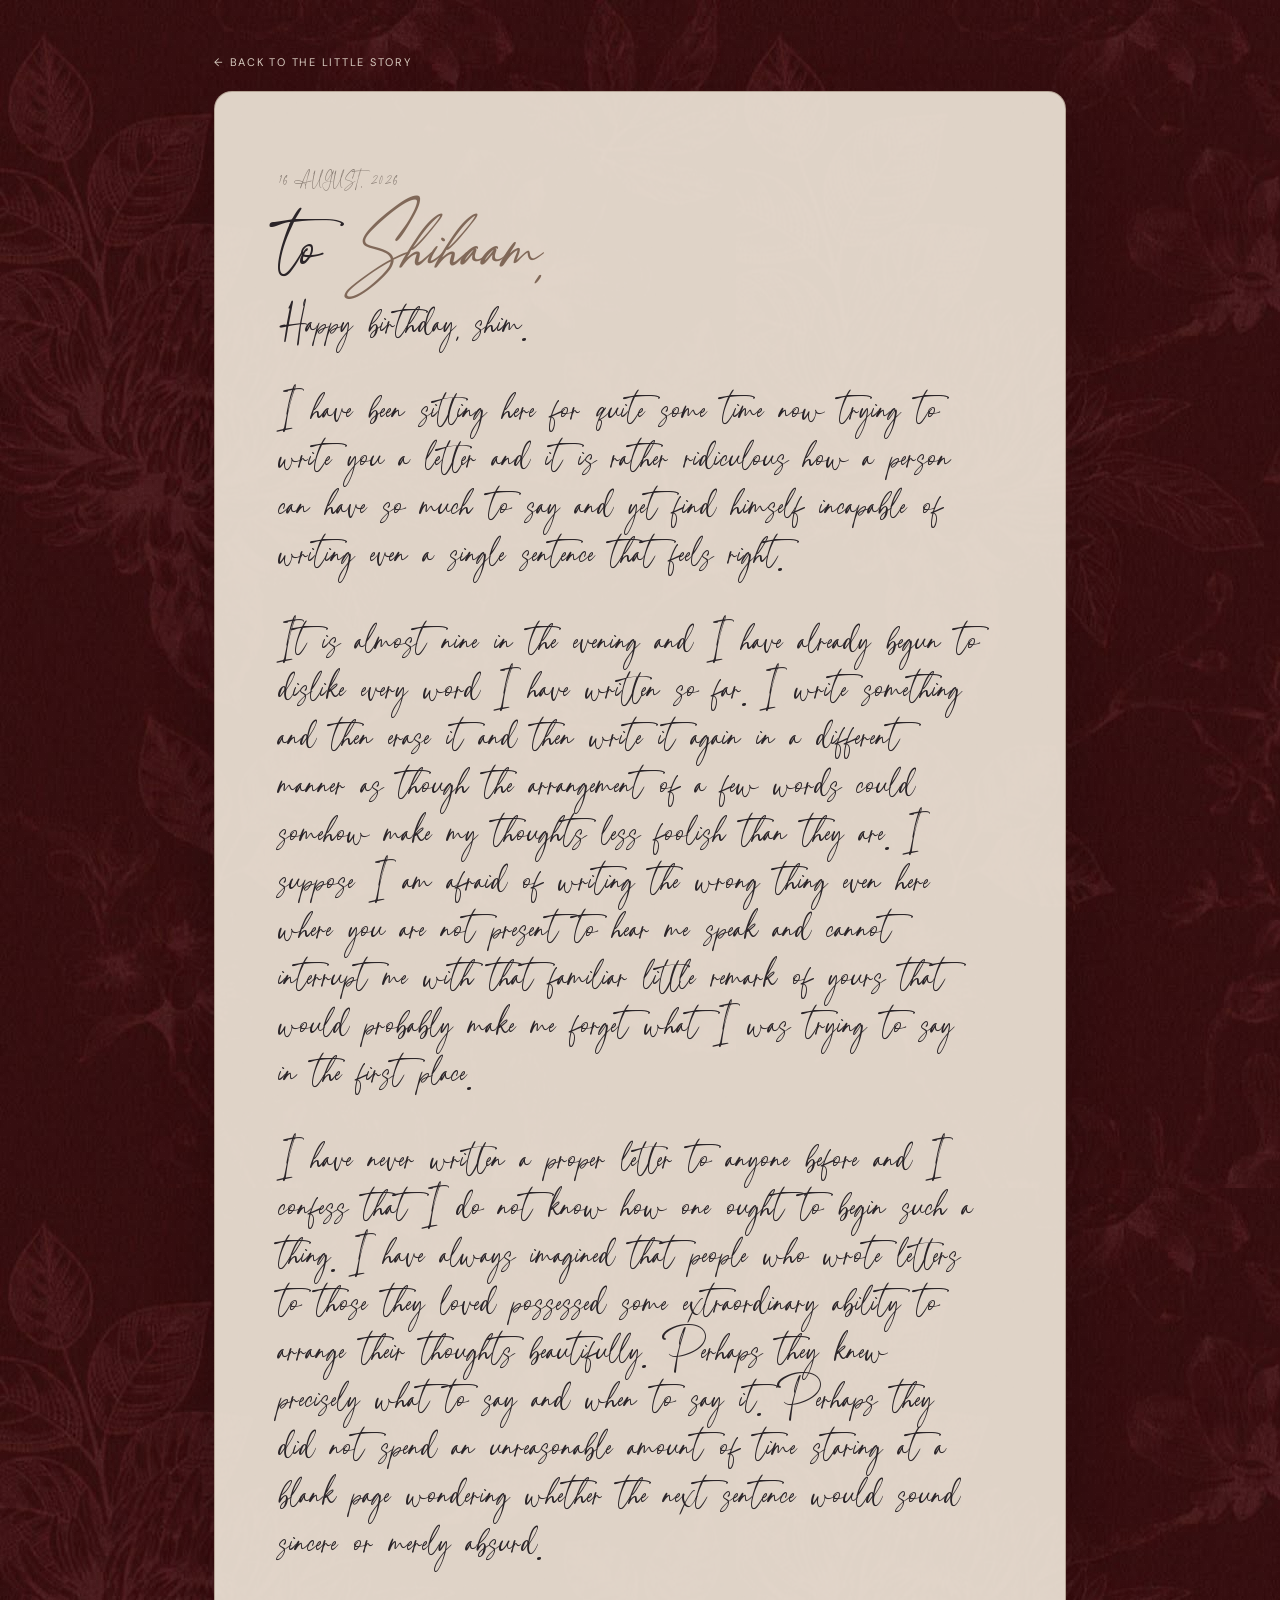
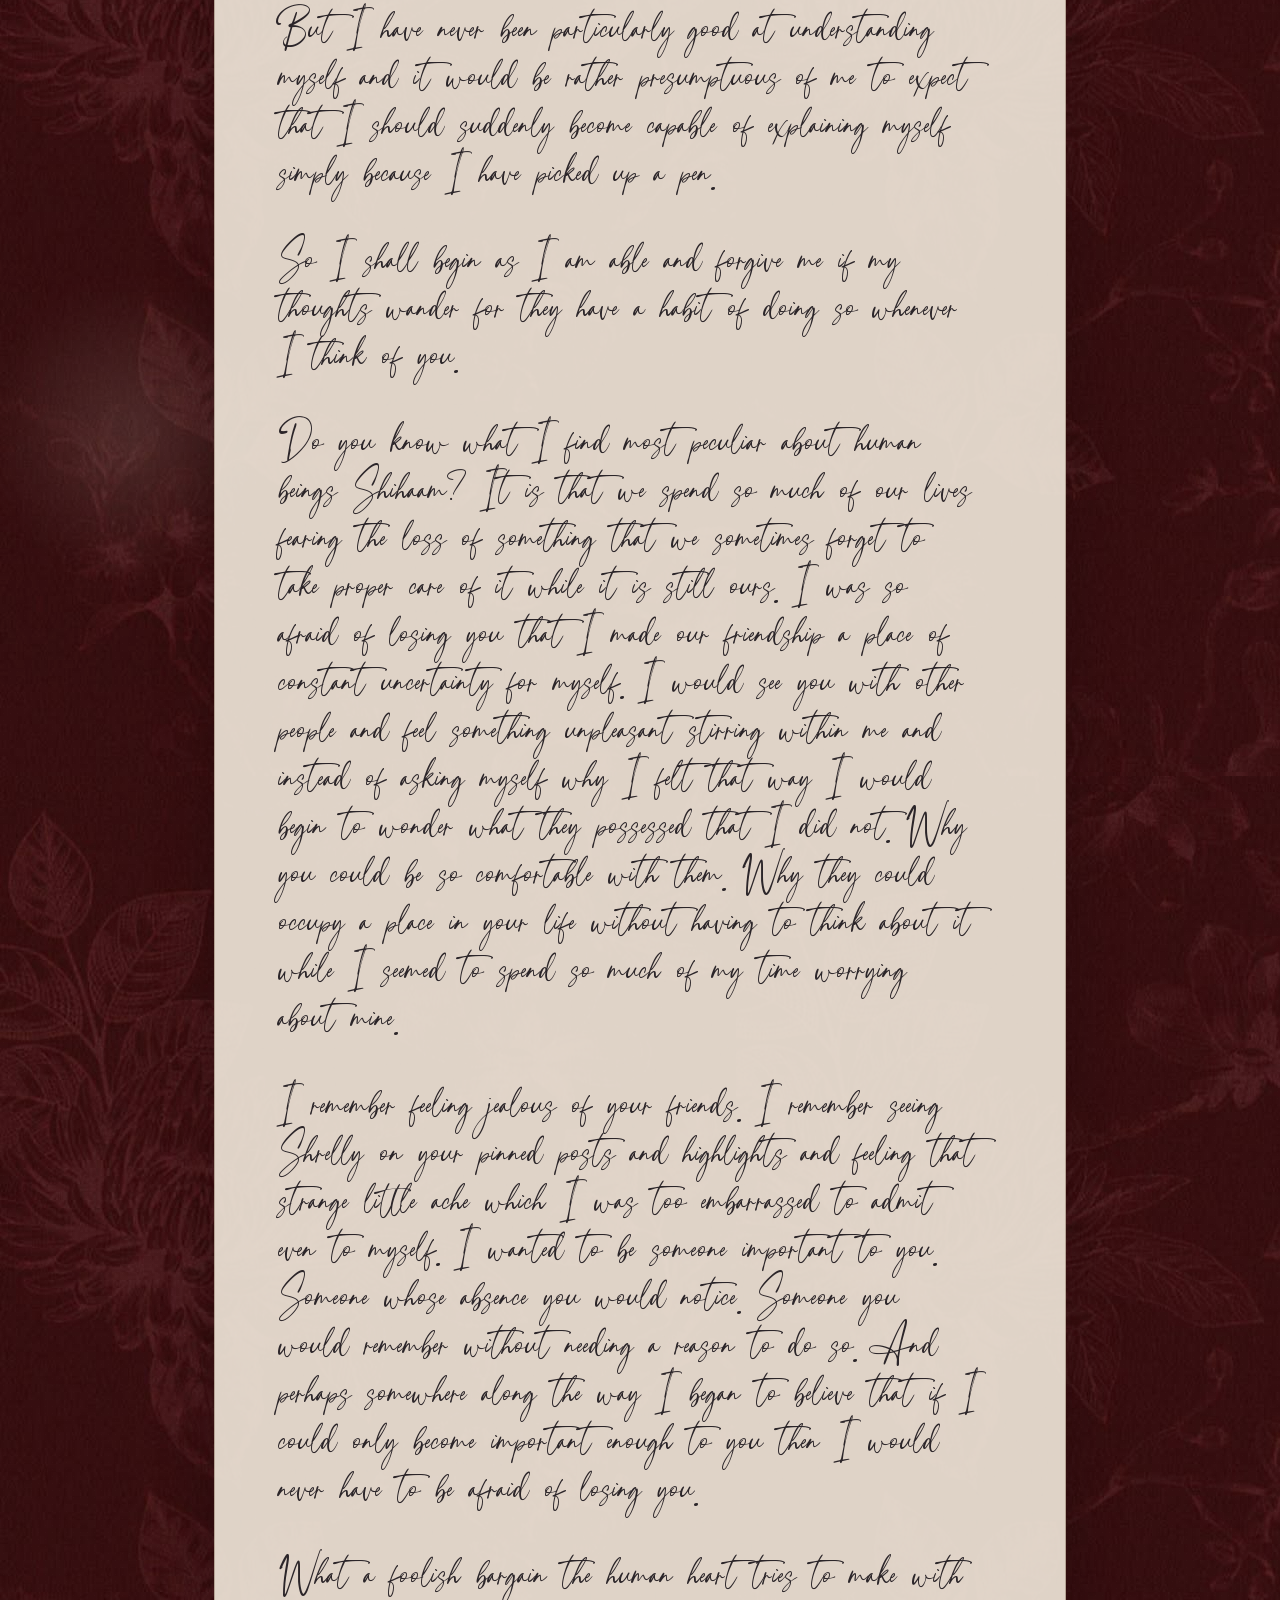
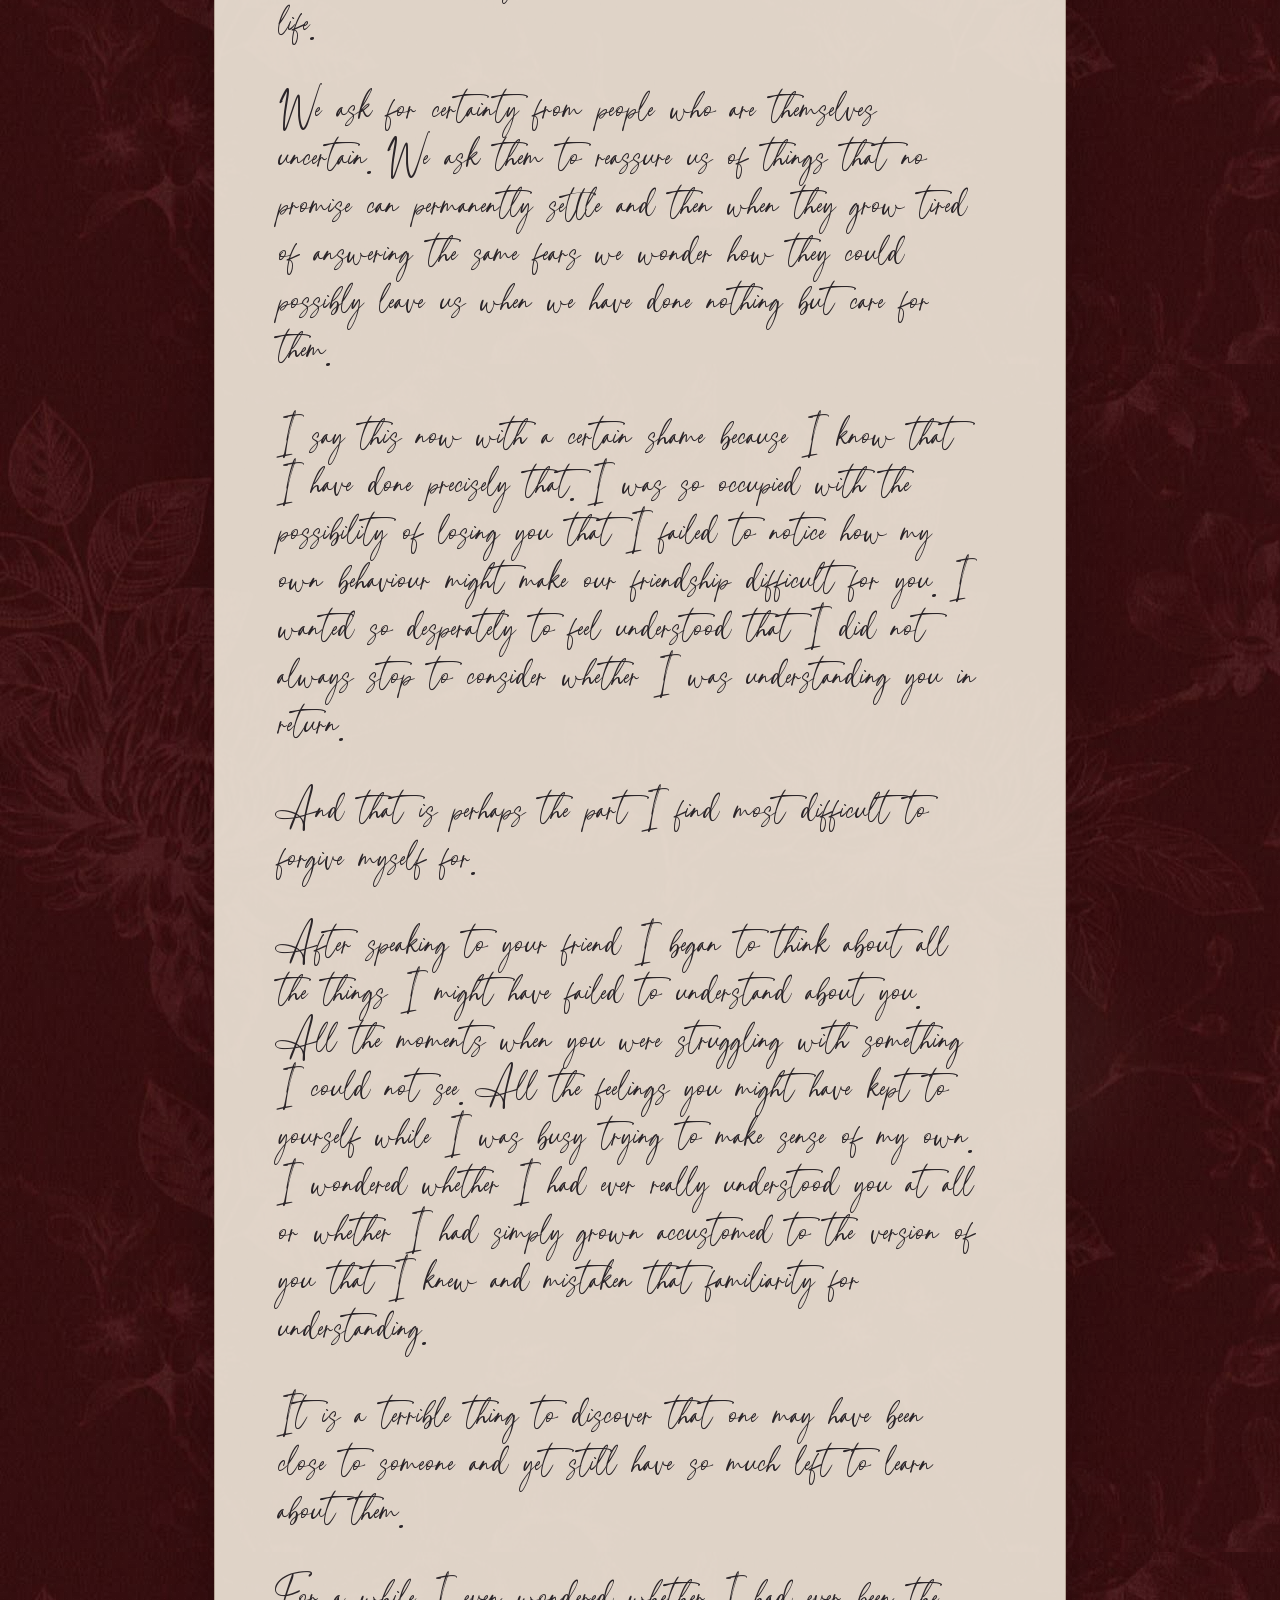
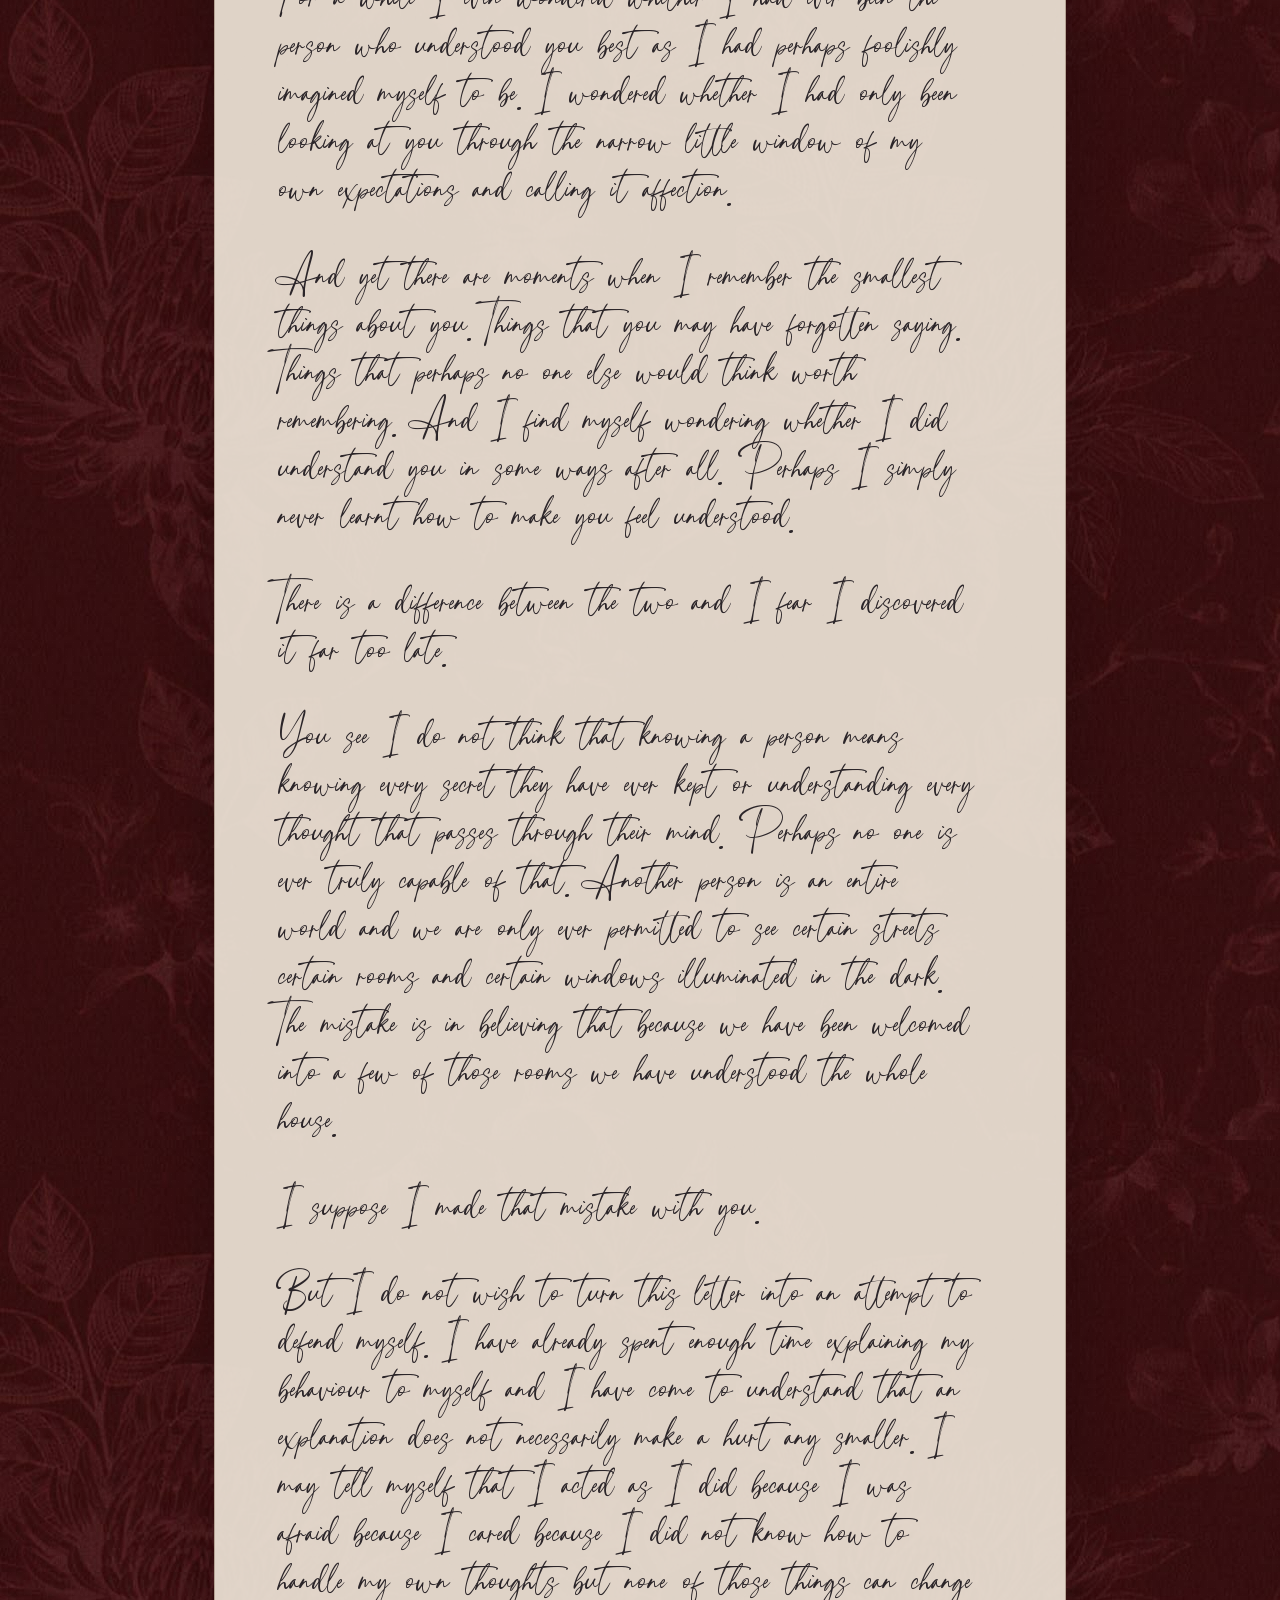
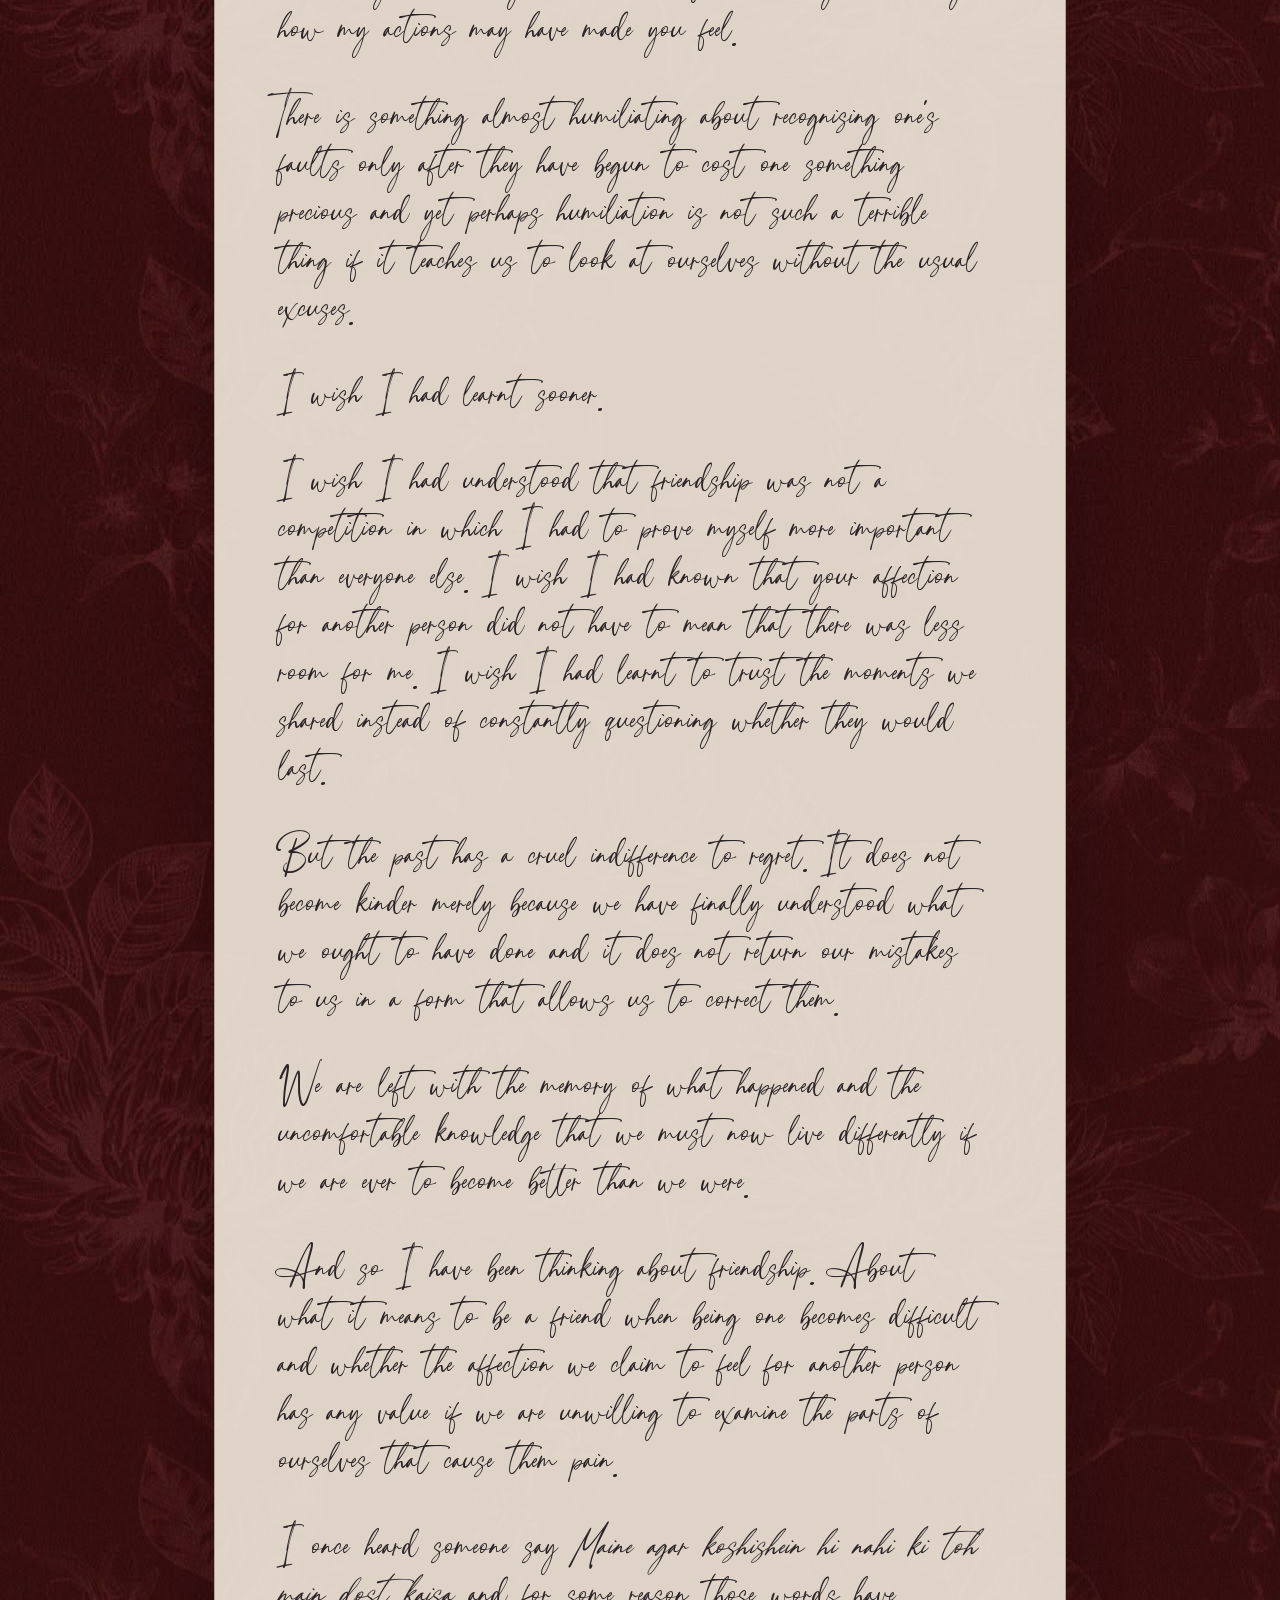
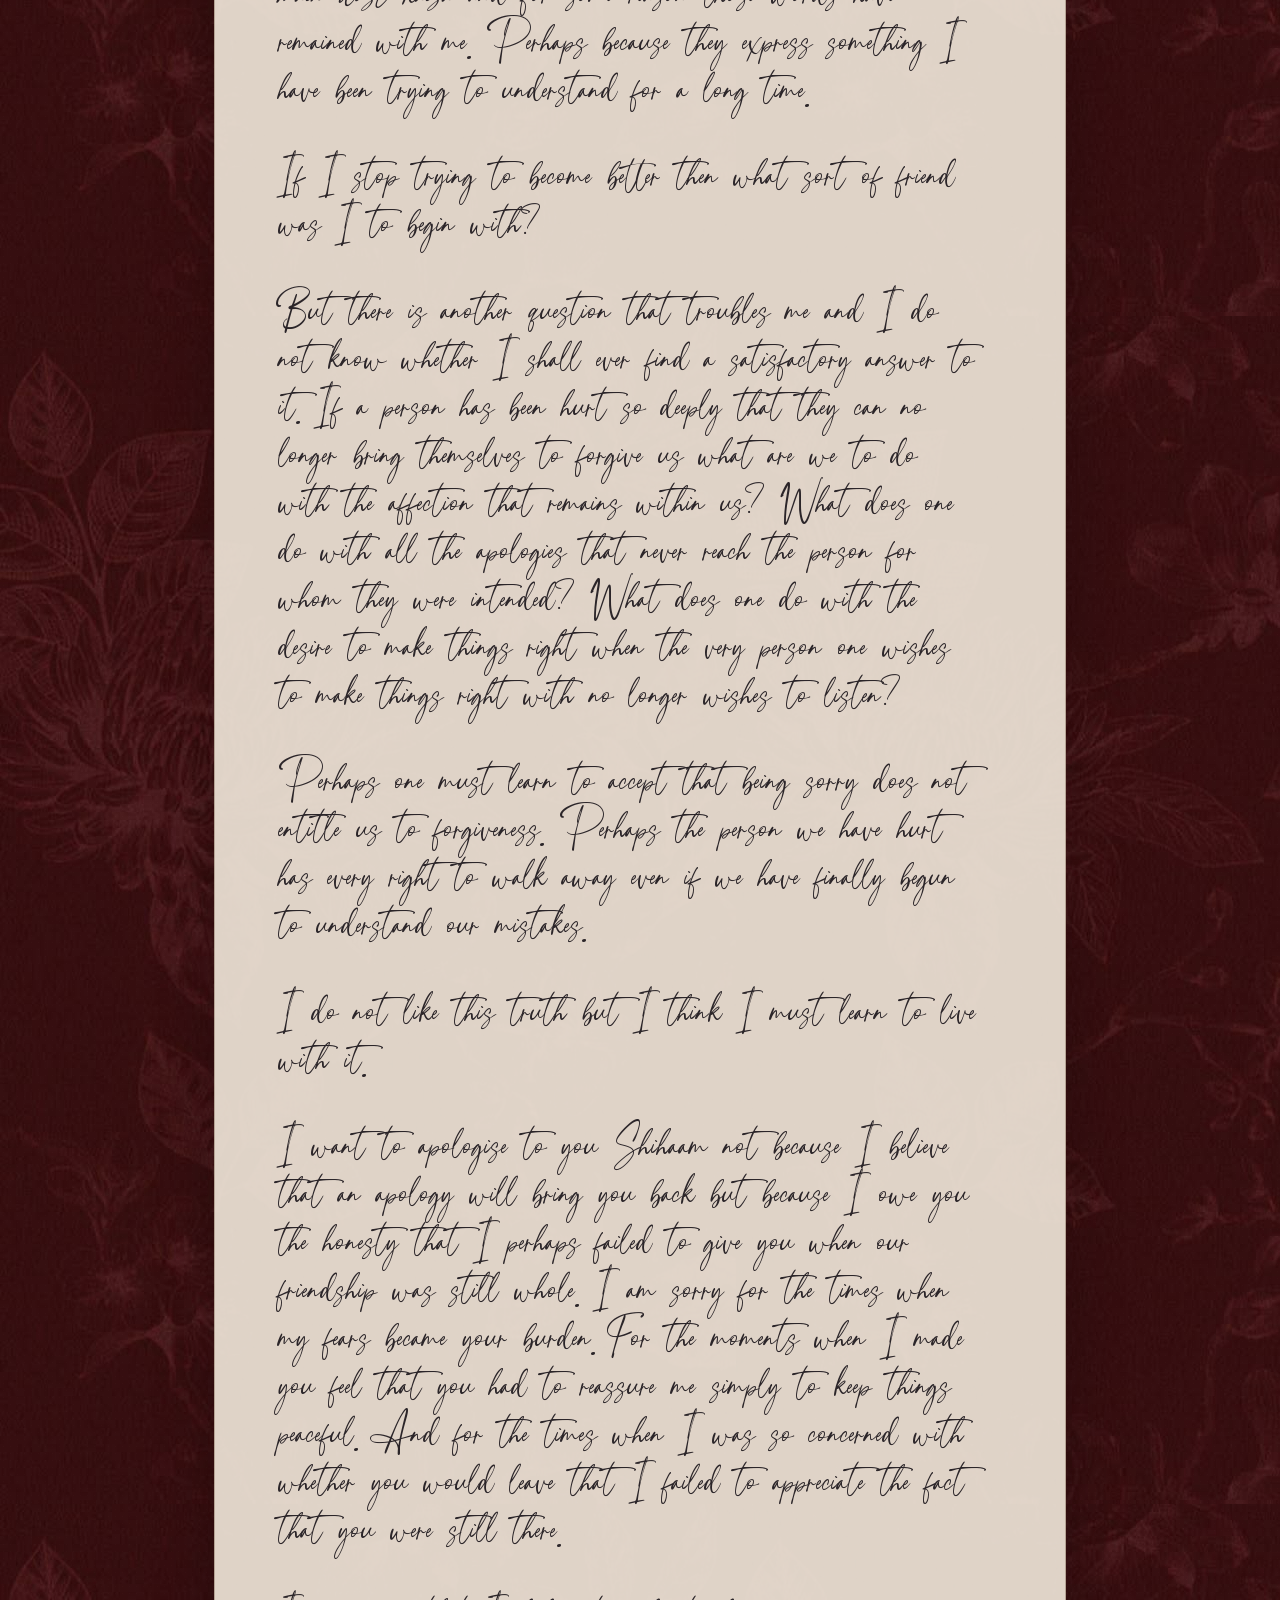
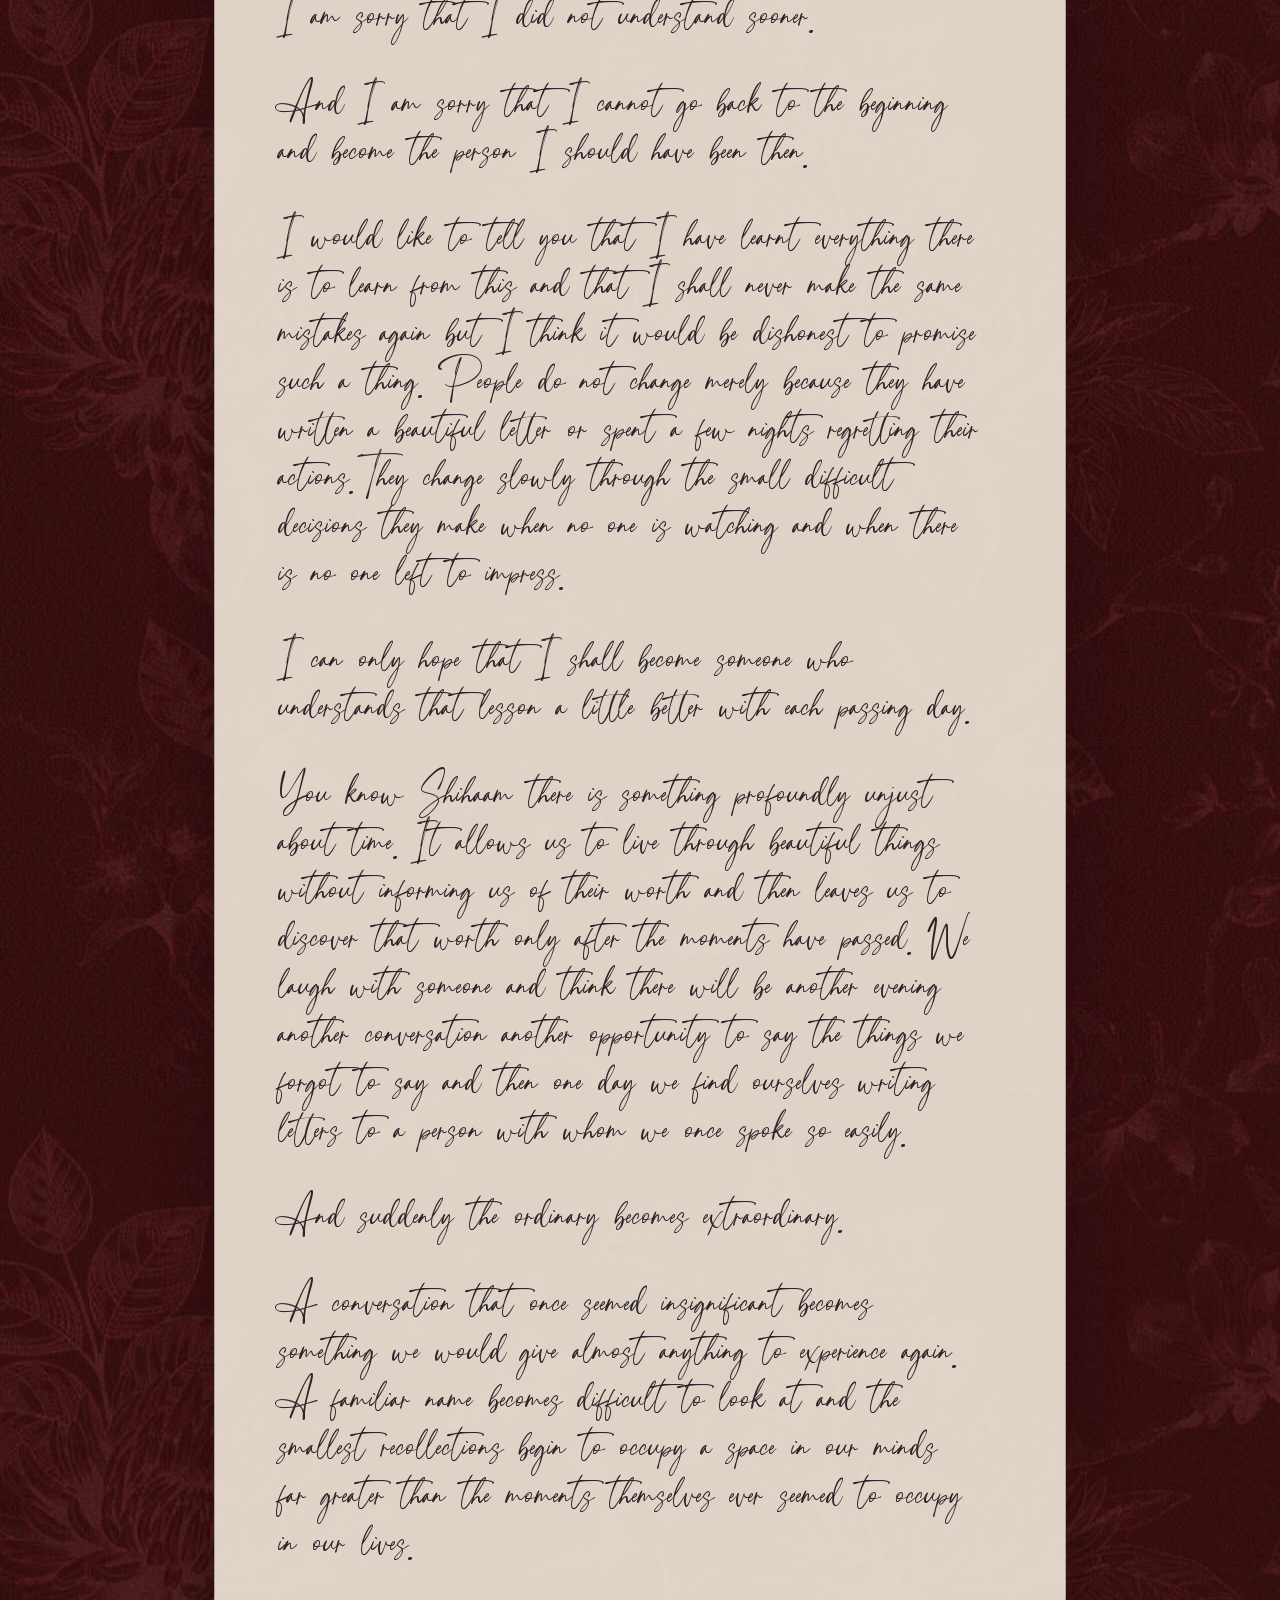
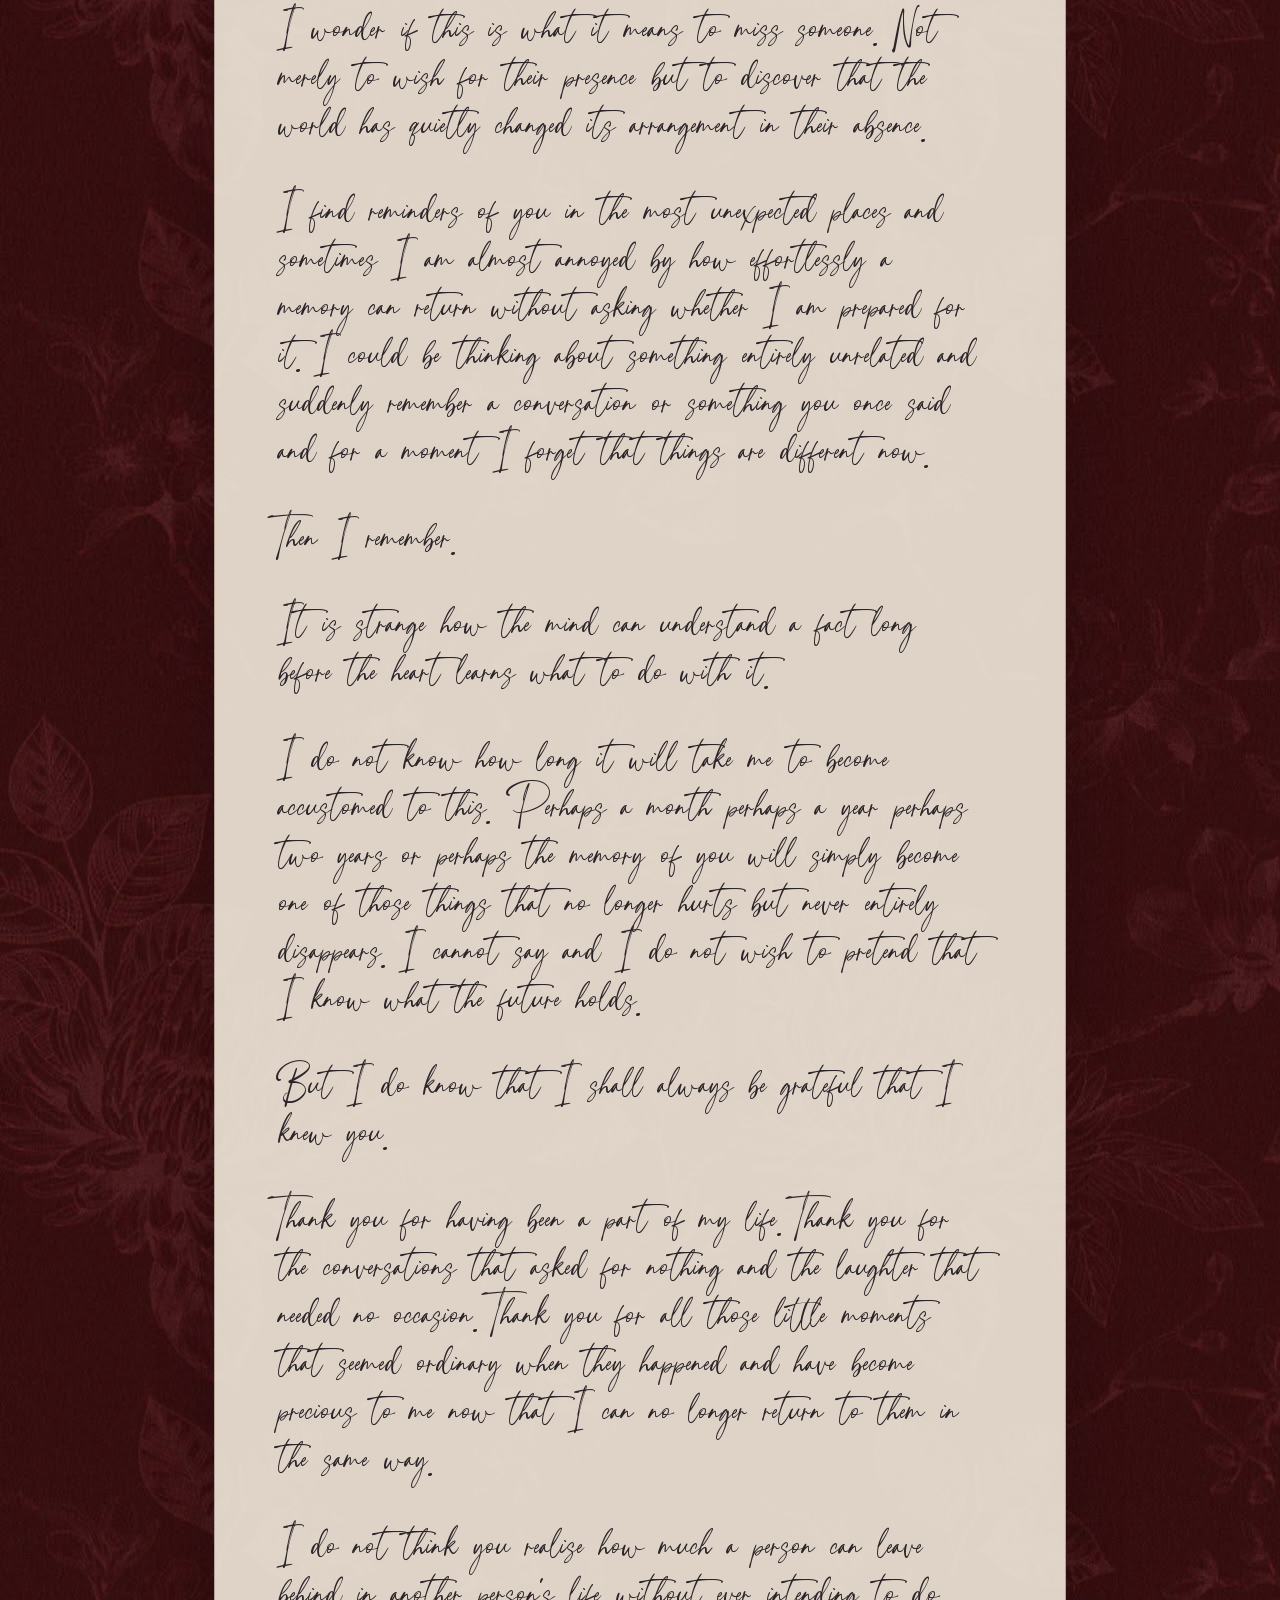
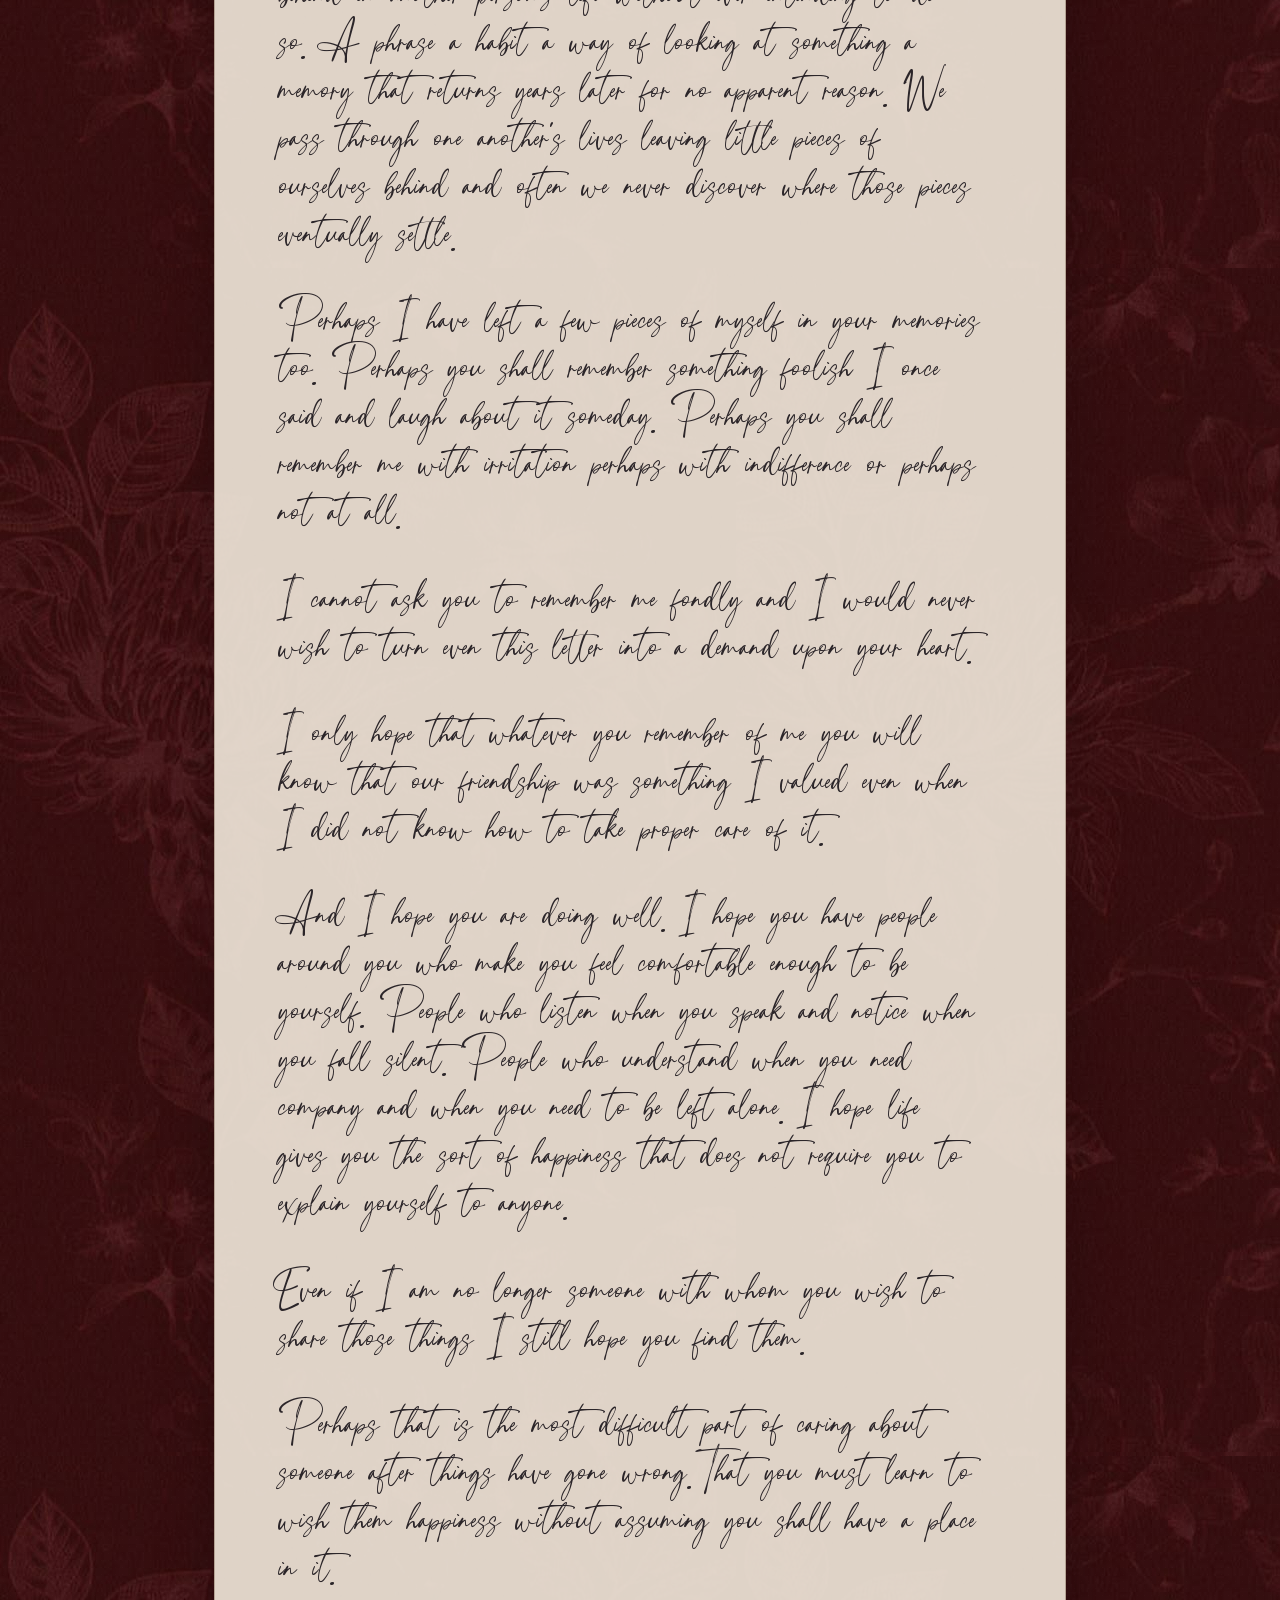
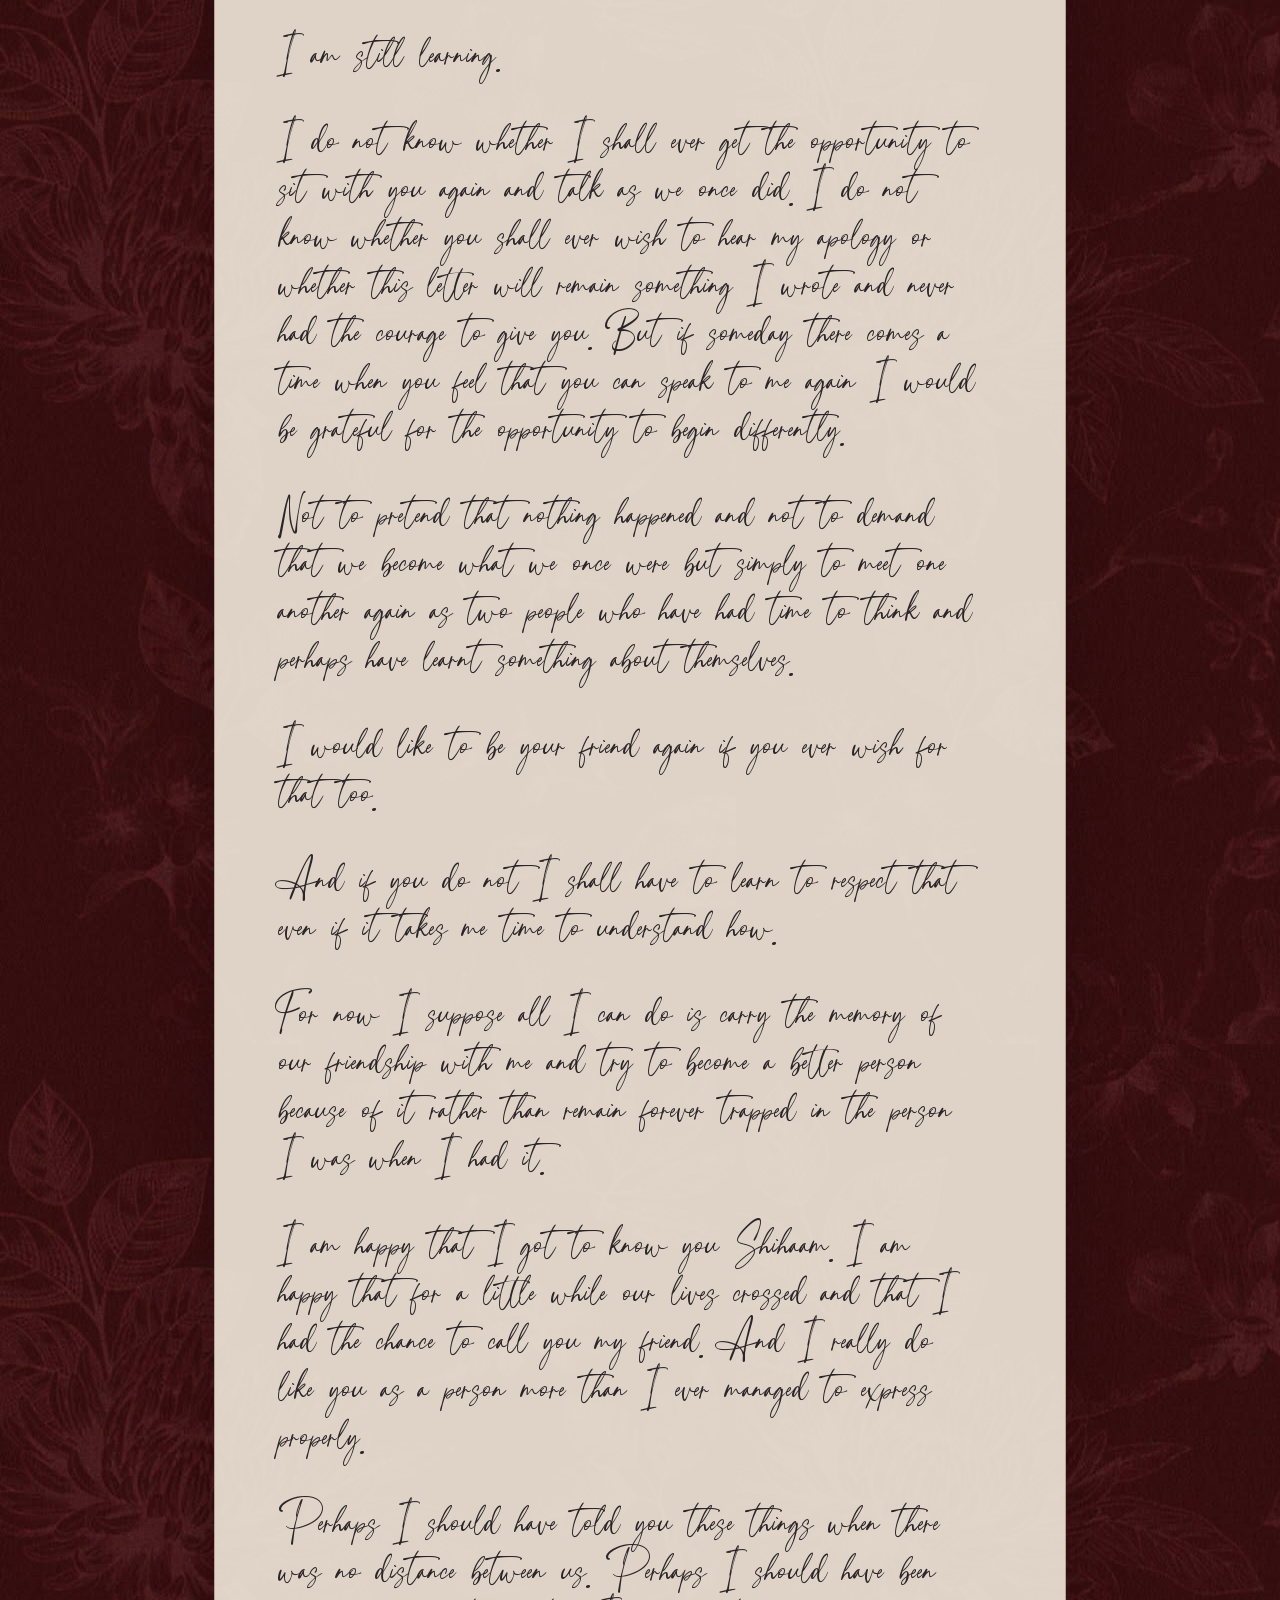
<file: full-letter.html>
<!doctype html>
<html lang="en">
<head>
  <meta charset="utf-8">
  <meta name="viewport" content="width=device-width,initial-scale=1">
  <title>For youuuuuu &mdash; The Letter</title>
  <link rel="preconnect" href="https://fonts.googleapis.com">
  <link rel="preconnect" href="https://fonts.gstatic.com" crossorigin>
  <link href="https://fonts.googleapis.com/css2?family=Cormorant+Garamond:ital,wght@0,400;0,500;0,600;1,400;1,500&family=DM+Sans:wght@300;400;500&family=Italianno&display=swap" rel="stylesheet">
  <link rel="stylesheet" href="style.css">

</head>
<body class="full-letter-page">
  <audio id="audio" preload="auto"></audio>

  <div class="botanical-bg">
    <div class="flower-layer f1"></div>
    <div class="flower-layer f2"></div>
    <div class="flower-layer f3"></div>
    <div class="black-vignette"></div>
  </div>
  <div class="grain"></div>

  <main class="letter-page-wrap">
    <a class="back-home" href="index.html">&larr; BACK TO THE LITTLE STORY</a>

    <article class="complete-letter">
      <p class="micro"> </p>
      <p class="letter-date">16 August, 2026</p>
      <h1>to <em>Shihaam,</em></h1>


<div class="complete-letter-body">
  <p>Happy birthday, shim.</p>

  <p>I have been sitting here for quite some time now trying to write you a letter and it is rather ridiculous how a person can have so much to say and yet find himself incapable of writing even a single sentence that feels right.</p>

  <p>It is almost nine in the evening and I have already begun to dislike every word I have written so far. I write something and then erase it and then write it again in a different manner as though the arrangement of a few words could somehow make my thoughts less foolish than they are. I suppose I am afraid of writing the wrong thing even here where you are not present to hear me speak and cannot interrupt me with that familiar little remark of yours that would probably make me forget what I was trying to say in the first place.</p>

  <p>I have never written a proper letter to anyone before and I confess that I do not know how one ought to begin such a thing. I have always imagined that people who wrote letters to those they loved possessed some extraordinary ability to arrange their thoughts beautifully. Perhaps they knew precisely what to say and when to say it. Perhaps they did not spend an unreasonable amount of time staring at a blank page wondering whether the next sentence would sound sincere or merely absurd.</p>

  <p>But I have never been particularly good at understanding myself and it would be rather presumptuous of me to expect that I should suddenly become capable of explaining myself simply because I have picked up a pen.</p>

  <p>So I shall begin as I am able and forgive me if my thoughts wander for they have a habit of doing so whenever I think of you.</p>

  <p>Do you know what I find most peculiar about human beings Shihaam? It is that we spend so much of our lives fearing the loss of something that we sometimes forget to take proper care of it while it is still ours. I was so afraid of losing you that I made our friendship a place of constant uncertainty for myself. I would see you with other people and feel something unpleasant stirring within me and instead of asking myself why I felt that way I would begin to wonder what they possessed that I did not. Why you could be so comfortable with them. Why they could occupy a place in your life without having to think about it while I seemed to spend so much of my time worrying about mine.</p>

  <p>I remember feeling jealous of your friends. I remember seeing Shrelly on your pinned posts and highlights and feeling that strange little ache which I was too embarrassed to admit even to myself. I wanted to be someone important to you. Someone whose absence you would notice. Someone you would remember without needing a reason to do so. And perhaps somewhere along the way I began to believe that if I could only become important enough to you then I would never have to be afraid of losing you.</p>

  <p>What a foolish bargain the human heart tries to make with life.</p>

  <p>We ask for certainty from people who are themselves uncertain. We ask them to reassure us of things that no promise can permanently settle and then when they grow tired of answering the same fears we wonder how they could possibly leave us when we have done nothing but care for them.</p>

  <p>I say this now with a certain shame because I know that I have done precisely that. I was so occupied with the possibility of losing you that I failed to notice how my own behaviour might make our friendship difficult for you. I wanted so desperately to feel understood that I did not always stop to consider whether I was understanding you in return.</p>

  <p>And that is perhaps the part I find most difficult to forgive myself for.</p>

  <p>After speaking to your friend I began to think about all the things I might have failed to understand about you. All the moments when you were struggling with something I could not see. All the feelings you might have kept to yourself while I was busy trying to make sense of my own. I wondered whether I had ever really understood you at all or whether I had simply grown accustomed to the version of you that I knew and mistaken that familiarity for understanding.</p>

  <p>It is a terrible thing to discover that one may have been close to someone and yet still have so much left to learn about them.</p>

  <p>For a while I even wondered whether I had ever been the person who understood you best as I had perhaps foolishly imagined myself to be. I wondered whether I had only been looking at you through the narrow little window of my own expectations and calling it affection.</p>

  <p>And yet there are moments when I remember the smallest things about you. Things that you may have forgotten saying. Things that perhaps no one else would think worth remembering. And I find myself wondering whether I did understand you in some ways after all. Perhaps I simply never learnt how to make you feel understood.</p>

  <p>There is a difference between the two and I fear I discovered it far too late.</p>

  <p>You see I do not think that knowing a person means knowing every secret they have ever kept or understanding every thought that passes through their mind. Perhaps no one is ever truly capable of that. Another person is an entire world and we are only ever permitted to see certain streets certain rooms and certain windows illuminated in the dark. The mistake is in believing that because we have been welcomed into a few of those rooms we have understood the whole house.</p>

  <p>I suppose I made that mistake with you.</p>

  <p>But I do not wish to turn this letter into an attempt to defend myself. I have already spent enough time explaining my behaviour to myself and I have come to understand that an explanation does not necessarily make a hurt any smaller. I may tell myself that I acted as I did because I was afraid because I cared because I did not know how to handle my own thoughts but none of those things can change how my actions may have made you feel.</p>

  <p>There is something almost humiliating about recognising one's faults only after they have begun to cost one something precious and yet perhaps humiliation is not such a terrible thing if it teaches us to look at ourselves without the usual excuses.</p>

  <p>I wish I had learnt sooner.</p>

  <p>I wish I had understood that friendship was not a competition in which I had to prove myself more important than everyone else. I wish I had known that your affection for another person did not have to mean that there was less room for me. I wish I had learnt to trust the moments we shared instead of constantly questioning whether they would last.</p>

  <p>But the past has a cruel indifference to regret. It does not become kinder merely because we have finally understood what we ought to have done and it does not return our mistakes to us in a form that allows us to correct them.</p>

  <p>We are left with the memory of what happened and the uncomfortable knowledge that we must now live differently if we are ever to become better than we were.</p>

  <p>And so I have been thinking about friendship. About what it means to be a friend when being one becomes difficult and whether the affection we claim to feel for another person has any value if we are unwilling to examine the parts of ourselves that cause them pain.</p>

  <p>I once heard someone say <em>Maine agar koshishein hi nahi ki toh main dost kaisa</em> and for some reason those words have remained with me. Perhaps because they express something I have been trying to understand for a long time.</p>

  <p>If I stop trying to become better then what sort of friend was I to begin with?</p>

  <p>But there is another question that troubles me and I do not know whether I shall ever find a satisfactory answer to it. If a person has been hurt so deeply that they can no longer bring themselves to forgive us what are we to do with the affection that remains within us? What does one do with all the apologies that never reach the person for whom they were intended? What does one do with the desire to make things right when the very person one wishes to make things right with no longer wishes to listen?</p>

  <p>Perhaps one must learn to accept that being sorry does not entitle us to forgiveness. Perhaps the person we have hurt has every right to walk away even if we have finally begun to understand our mistakes.</p>

  <p>I do not like this truth but I think I must learn to live with it.</p>

  <p>I want to apologise to you Shihaam not because I believe that an apology will bring you back but because I owe you the honesty that I perhaps failed to give you when our friendship was still whole. I am sorry for the times when my fears became your burden. For the moments when I made you feel that you had to reassure me simply to keep things peaceful. And for the times when I was so concerned with whether you would leave that I failed to appreciate the fact that you were still there.</p>

  <p>I am sorry that I did not understand sooner.</p>

  <p>And I am sorry that I cannot go back to the beginning and become the person I should have been then.</p>

  <p>I would like to tell you that I have learnt everything there is to learn from this and that I shall never make the same mistakes again but I think it would be dishonest to promise such a thing. People do not change merely because they have written a beautiful letter or spent a few nights regretting their actions. They change slowly through the small difficult decisions they make when no one is watching and when there is no one left to impress.</p>

  <p>I can only hope that I shall become someone who understands that lesson a little better with each passing day.</p>

  <p>You know Shihaam there is something profoundly unjust about time. It allows us to live through beautiful things without informing us of their worth and then leaves us to discover that worth only after the moments have passed. We laugh with someone and think there will be another evening another conversation another opportunity to say the things we forgot to say and then one day we find ourselves writing letters to a person with whom we once spoke so easily.</p>

  <p>And suddenly the ordinary becomes extraordinary.</p>

  <p>A conversation that once seemed insignificant becomes something we would give almost anything to experience again. A familiar name becomes difficult to look at and the smallest recollections begin to occupy a space in our minds far greater than the moments themselves ever seemed to occupy in our lives.</p>

  <p>I wonder if this is what it means to miss someone. Not merely to wish for their presence but to discover that the world has quietly changed its arrangement in their absence.</p>

  <p>I find reminders of you in the most unexpected places and sometimes I am almost annoyed by how effortlessly a memory can return without asking whether I am prepared for it. I could be thinking about something entirely unrelated and suddenly remember a conversation or something you once said and for a moment I forget that things are different now.</p>

  <p>Then I remember.</p>

  <p>It is strange how the mind can understand a fact long before the heart learns what to do with it.</p>

  <p>I do not know how long it will take me to become accustomed to this. Perhaps a month perhaps a year perhaps two years or perhaps the memory of you will simply become one of those things that no longer hurts but never entirely disappears. I cannot say and I do not wish to pretend that I know what the future holds.</p>

  <p>But I do know that I shall always be grateful that I knew you.</p>

  <p>Thank you for having been a part of my life. Thank you for the conversations that asked for nothing and the laughter that needed no occasion. Thank you for all those little moments that seemed ordinary when they happened and have become precious to me now that I can no longer return to them in the same way.</p>

  <p>I do not think you realise how much a person can leave behind in another person's life without ever intending to do so. A phrase a habit a way of looking at something a memory that returns years later for no apparent reason. We pass through one another's lives leaving little pieces of ourselves behind and often we never discover where those pieces eventually settle.</p>

  <p>Perhaps I have left a few pieces of myself in your memories too. Perhaps you shall remember something foolish I once said and laugh about it someday. Perhaps you shall remember me with irritation perhaps with indifference or perhaps not at all.</p>

  <p>I cannot ask you to remember me fondly and I would never wish to turn even this letter into a demand upon your heart.</p>

  <p>I only hope that whatever you remember of me you will know that our friendship was something I valued even when I did not know how to take proper care of it.</p>

  <p>And I hope you are doing well. I hope you have people around you who make you feel comfortable enough to be yourself. People who listen when you speak and notice when you fall silent. People who understand when you need company and when you need to be left alone. I hope life gives you the sort of happiness that does not require you to explain yourself to anyone.</p>

  <p>Even if I am no longer someone with whom you wish to share those things I still hope you find them.</p>

  <p>Perhaps that is the most difficult part of caring about someone after things have gone wrong. That you must learn to wish them happiness without assuming you shall have a place in it.</p>

  <p>I am still learning.</p>

  <p>I do not know whether I shall ever get the opportunity to sit with you again and talk as we once did. I do not know whether you shall ever wish to hear my apology or whether this letter will remain something I wrote and never had the courage to give you. But if someday there comes a time when you feel that you can speak to me again I would be grateful for the opportunity to begin differently.</p>

  <p>Not to pretend that nothing happened and not to demand that we become what we once were but simply to meet one another again as two people who have had time to think and perhaps have learnt something about themselves.</p>

  <p>I would like to be your friend again if you ever wish for that too.</p>

  <p>And if you do not I shall have to learn to respect that even if it takes me time to understand how.</p>

  <p>For now I suppose all I can do is carry the memory of our friendship with me and try to become a better person because of it rather than remain forever trapped in the person I was when I had it.</p>

  <p>I am happy that I got to know you Shihaam. I am happy that for a little while our lives crossed and that I had the chance to call you my friend. And I really do like you as a person more than I ever managed to express properly.</p>

  <p>Perhaps I should have told you these things when there was no distance between us. Perhaps I should have been less concerned with whether I mattered to you and more concerned with showing you that you mattered to me.</p>

  <p>But I am telling you now because I do not wish to let my mistakes become the only thing that remains unsaid between us.</p>

  <p>I began this letter because I wanted to find the right words and I am ending it with the uncomfortable realisation that perhaps there are no right words for everything we feel. Sometimes we write and rewrite and search through books for the language of people who lived long before us hoping that someone else might have discovered a way to explain what we cannot.</p>

  <p>And perhaps they did.</p>

  <p>Perhaps every writer who ever sat alone with a page before him was trying to do the same thing. To make sense of the heart and its strange contradictions. To understand why we hurt the people we wish to keep close why we recognise the value of things only when they are no longer within our reach and why even after all our mistakes we continue to hope that something good might still come of them.</p>

  <p>I do not know if this letter has managed to say what I wanted it to say but I suppose I shall have to let it remain imperfect because I am imperfect and these words are mine.</p>

  <p>Take care of yourself Shihaam.</p>

  <p>And if life should ever bring us to the same place again I hope that by then I shall have learnt to be a little less afraid a little more understanding and a much better friend than I knew how to be before.</p>

  <p>Until then I shall remember you with affection and I shall be grateful for the time we had without pretending that gratitude makes the distance any easier.</p>

  <p>Some people become memories before we are ready to let them go and some friendships leave us with lessons we spend years learning to understand.</p>

  <p>You have been both a beautiful part of my life and a lesson I shall carry with me.</p>

  <p>And whatever becomes of us I am glad that I knew you.</p>

  <p>Yours sincerely and with affection</p>

  <p> - Nikhil</p>
</div>
</file>
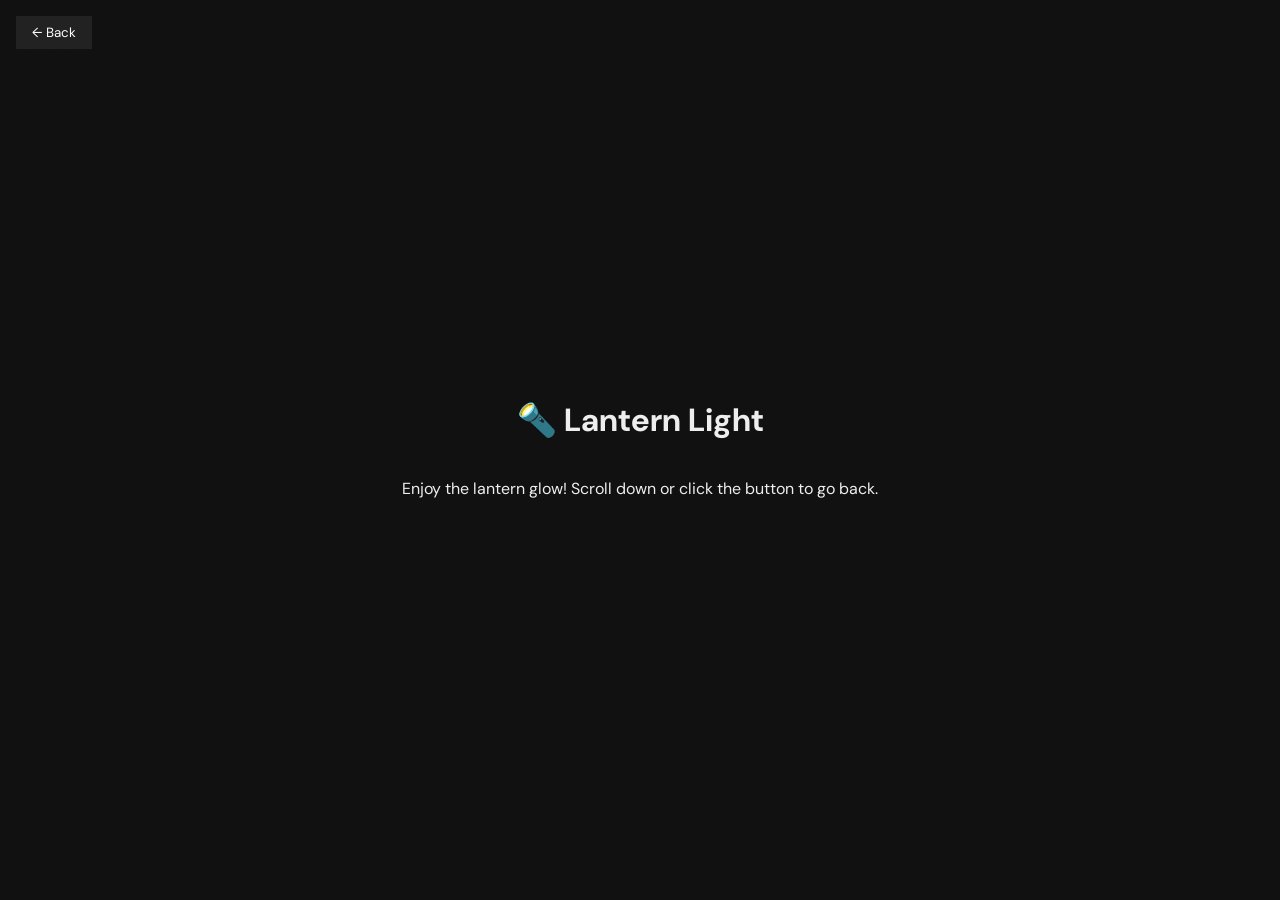
<file: lantern.html>
<!doctype html>
<html lang="en">
<head>
  <meta charset="UTF-8">
  <title>Lantern Light</title>
  <link rel="stylesheet" href="styles.css">
  <style>
    body {margin:0;display:flex;justify-content:center;align-items:center;height:100vh;background:#111;color:#eee;}
    .back-btn {position:fixed;top:1rem;left:1rem;padding:.5rem 1rem;background:#222;border:none;color:#fff;cursor:pointer;}
  </style>
</head>
<body>
  <button class="back-btn" id="backBtn">← Back</button>
  <h1>🔦 Lantern Light</h1>
  <p>Enjoy the lantern glow! Scroll down or click the button to go back.</p>

  <script>
    // Clicking the back button returns to the original page (index.html)
    document.getElementById('backBtn').addEventListener('click', () => {
      window.location.href = 'index.html';
    });

    // Optional: when the user scrolls to the bottom, go back automatically
    window.addEventListener('scroll', () => {
      if (window.innerHeight + window.scrollY >= document.body.scrollHeight) {
        window.location.href = 'index.html';
      }
    });
  </script>
</body>
</html>
</file>
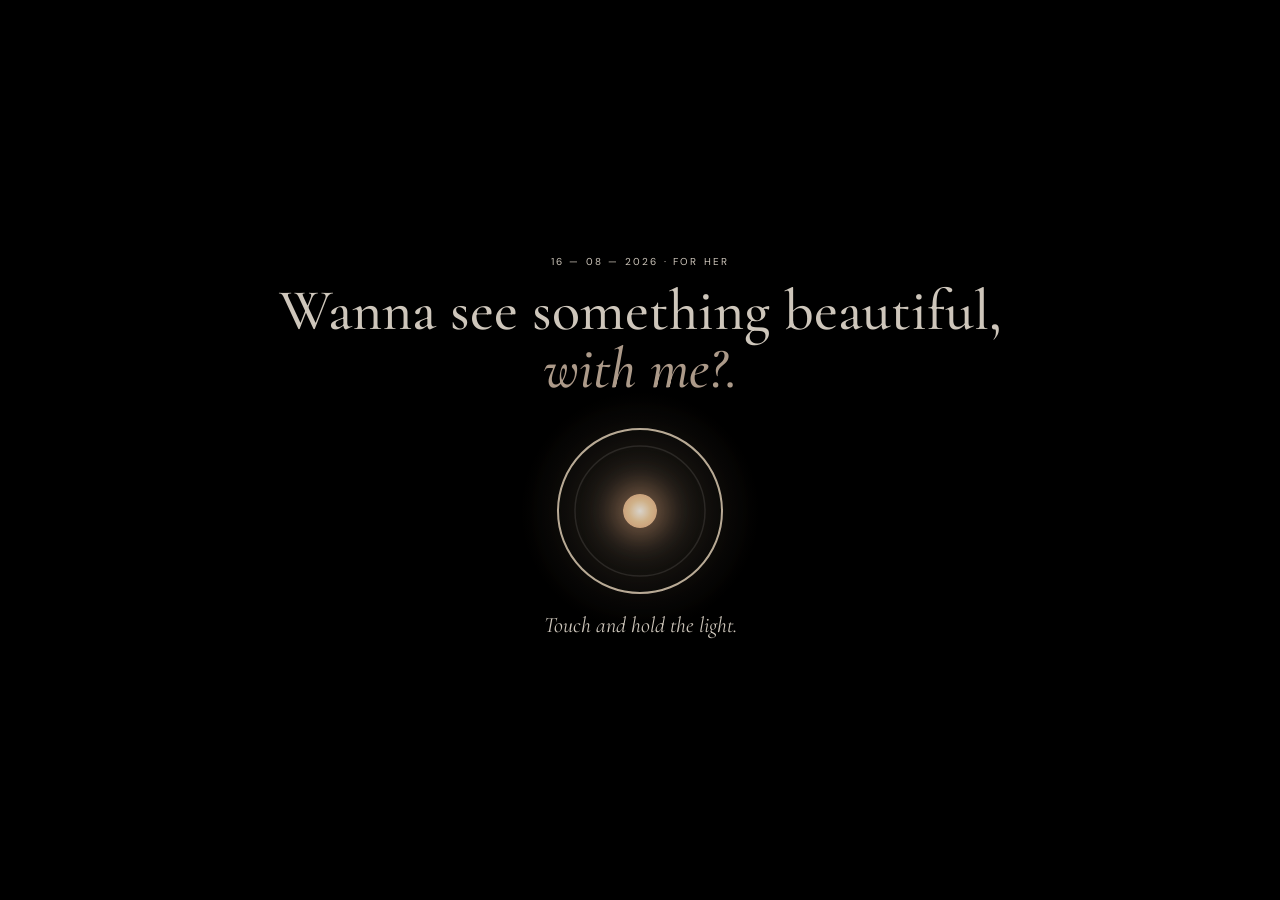
<file: wishes_meadow.html>
<!DOCTYPE html>
<html lang="en"><head><meta charset="utf-8">
<meta name="viewport" content="width=device-width, initial-scale=1, viewport-fit=cover">
<title>For you maybe something beautfiful?</title>
<link rel="stylesheet" href="https://fonts.googleapis.com/css2?family=Cormorant+Garamond:ital,wght@0,400;0,500;0,600;1,400;1,500&family=DM+Sans:wght@300;400;500&display=swap">
<link rel="stylesheet" href="wishes_meadow_style.css"></head><body class="pre">
<canvas id="c" aria-label="A quiet meadow at night with glowing lanterns rising above. Drag to look around."></canvas>
<div id="door" role="dialog" aria-label="Enter the meadow">
<p class="eb">16 &mdash; 08 &mdash; 2026 &middot; For her</p>
<h1>Wanna see something beautiful,<br><em>with me?.</em></h1>
<div id="orbwrap"><button id="orb" type="button" aria-label="Touch and hold the light to enter"><span class="halo"></span><svg viewBox="0 0 150 150"><circle class="tr" cx="75" cy="75" r="65"/><circle class="pg" cx="75" cy="75" r="65"/></svg><span class="core"></span></button></div>
<p class="cue" id="cue">Touch and hold the light.</p>
</div>
<audio id="audio" preload="auto"></audio>
<div class="top"><a class="back" href="index.html" aria-label="Back to the main page">&larr; <span>Back to main page</span></a><button id="mt" type="button" aria-pressed="false"><span aria-hidden="true">&#9835;</span> Music</button></div>
<header><p class="eb">16 &mdash; 08 &mdash; 2026 &middot;</p><h1> <br><em> </em></h1><p class="sub"> </p></header>
<div id="card" role="status"></div>
<div id="panel"><div class="row"><input id="wish" maxlength="70" placeholder="I wish for…" autocomplete="off" aria-label="Your wish"><button id="go">Release</button></div><div id="st" aria-live="polite">Write a wish of your own, and let it rise.</div></div>
<button id="walk" aria-label="Walk forward">▲</button>
<script src="wishes_meadow_script.js"></script></body></html>
</file>
<file: styles.css>
/* ==========================================================================
   For Her — a little story
   ========================================================================== */

@import url('https://fonts.googleapis.com/css2?family=Cormorant+Garamond:ital,wght@0,400;0,500;0,600;1,400;1,500&family=DM+Sans:opsz,wght@9..40,400;9..40,500;9..40,600&family=Fleur+De+Leah&family=Italianno&display=swap');
@import url('https://fonts.googleapis.com/css2?family=Fleur+De+Leah&display=swap');
:root{
  --cream:        #f2e9dc;
  --cream-soft:   #ece0d1;
  --cream-text:   #eee6dd;
  --ink:          #241f22;
  --ink-soft:     #2b2529;
  --ink-body:     #4b4240;
  --taupe:        #6e5b4e;
  --taupe-soft:   #857970;
  --taupe-mute:   #8c8178;
  --stone:        #9e938a;
  --blush:        #ffc398;
  --rose:         #cbb5a2;
  --rose-deep:    #806858;

  --font-display: 'Cormorant Garamond', 'Iowan Old Style', serif;
  --font-ui:      'DM Sans', sans-serif;
  --font-script:  'Italianno', cursive;
  --font-flourish:'Fleur De Leah', cursive;

  --max: 1240px;
  --gutter: clamp(24px, 6vw, 110px);
  --ease: cubic-bezier(.22,.61,.36,1);
}

*, *::before, *::after{ box-sizing: border-box; }
html{ scroll-behavior: smooth; }

@media (prefers-reduced-motion: reduce){
  html{ scroll-behavior: auto; }
  *, *::before, *::after{ animation-duration: 0.001ms !important; animation-iteration-count: 1 !important; transition-duration: 0.001ms !important; scroll-behavior: auto !important; }
}

body{
  margin: 0;
  background: var(--cream);
  color: var(--ink);
  font-family: var(--font-ui);
  -webkit-font-smoothing: antialiased;
  overflow-x: hidden;
}

img{ max-width: 100%; display: block; }
button{ font-family: inherit; cursor: pointer; }
a{ color: inherit; }

.eyebrow{
  font-family: var(--font-ui);
  font-size: 10.5px;
  letter-spacing: .22em;
  text-transform: uppercase;
  color: var(--taupe-soft);
}

::selection{ background: var(--blush); color: var(--ink); }

:focus-visible{
  outline: 2px solid var(--blush);
  outline-offset: 3px;
}

/* ---------- Gate / song-intro ---------- */
#gate{
  position: fixed;
  inset: 0;
  z-index: 100;
  display: flex;
  align-items: center;
  justify-content: center;
  background: var(--cream);
  transition: opacity .9s var(--ease), visibility .9s var(--ease);
}
#gate.gate-hidden{
  opacity: 0;
  visibility: hidden;
  pointer-events: none;
}
.gate-inner{
  width: min(560px, 88vw);
  text-align: center;
  padding: 40px 0;
}
.gate-heading{
  font-family: var(--font-display);
  font-weight: 400;
  font-size: clamp(40px, 7vw, 68px);
  line-height: 1.05;
  color: var(--ink);
  margin: 0;
}
.gate-heading em{
  font-style: italic;
  color: var(--taupe);
}
.gate-sub{
  margin: 22px 0 36px;
  font-size: 15px;
  color: var(--taupe-mute);
}
.songs{
  list-style: none;
  margin: 0 0 34px;
  padding: 0;
  display: flex;
  flex-direction: column;
  gap: 10px;
}
.song{
  width: 100%;
  display: flex;
  align-items: center;
  gap: 14px;
  padding: 13px 20px;
  background: var(--cream-soft);
  border: 1px solid transparent;
  border-radius: 40px;
  text-align: left;
  transition: border-color .25s var(--ease), background .25s var(--ease);
}
.song:hover{ background: #e6d9c7; }
.song[aria-pressed="true"]{
  border-color: var(--ink);
  background: #e6d9c7;
}
.song-play{
  flex: none;
  width: 36px; height: 36px;
  border-radius: 50%;
  background: var(--ink);
  color: var(--cream);
  display: flex; align-items: center; justify-content: center;
  font-size: 12px;
}
.song-meta{ display: flex; flex-direction: column; gap: 2px; }
.song-title{ font-size: 14px; color: var(--ink-soft); font-weight: 500; }
.song-artist{ font-size: 11px; color: var(--taupe-mute); }

.enter-btn{
  appearance: none;
  border: none;
  padding: 15px 46px;
  border-radius: 40px;
  background: var(--ink);
  color: var(--cream);
  font-family: var(--font-ui);
  font-size: 12px;
  letter-spacing: .16em;
  text-transform: uppercase;
  transition: transform .25s var(--ease), background .25s var(--ease);
}
.enter-btn:hover{ transform: translateY(-1px); background: #35303a; }
.enter-btn:disabled{ opacity: .45; cursor: not-allowed; transform: none; }
.gate-hint{
  margin-top: 14px;
  font-size: 11px;
  letter-spacing: .04em;
  color: var(--taupe-mute);
}

/* ---------- Site chrome ---------- */
body.gate-open{ overflow: hidden; height: 100vh; }
#site{ opacity: 1; }

.nav{
  position: absolute;
  top: 40px;
  left: 0; right: 0;
  z-index: 10;
  display: flex;
  align-items: center;
  justify-content: space-between;
  padding: 0 var(--gutter);
  font-size: 11px;
  letter-spacing: .18em;
  text-transform: uppercase;
  color: var(--cream-text);
}
.nav button{
  background: none; border: none; color: inherit;
  font: inherit; letter-spacing: inherit; text-transform: inherit;
  display: flex; align-items: center; gap: 6px;
  opacity: .9;
}
.nav button:hover{ opacity: 1; }

/* ---------- Photo placeholder (upload-your-own) ---------- */
.photo-slot{
  position: relative;
  overflow: hidden;
  background:
    radial-gradient(120% 140% at 15% 0%, #4a4048 0%, #2b2529 55%, #1c191c 100%);
  display: flex;
  align-items: center;
  justify-content: center;
  color: var(--rose);
  text-align: center;
  cursor: pointer;
  isolation: isolate;
}
.photo-slot::after{
  content: "";
  position: absolute; inset: 0;
  background: linear-gradient(180deg, rgba(0,0,0,0) 40%, rgba(0,0,0,.35) 100%);
  pointer-events: none;
}
.photo-slot img{
  position: absolute; inset: 0;
  width: 100%; height: 100%;
  object-fit: cover;
  z-index: -1;
}
.photo-slot .slot-label{
  font-family: var(--font-ui);
  font-size: 11px;
  letter-spacing: .1em;
  text-transform: uppercase;
  border: 1px solid rgba(238,230,221,.5);
  border-radius: 30px;
  padding: 10px 20px;
  transition: border-color .2s, background .2s;
  background: rgba(20,17,19,.25);
  backdrop-filter: blur(2px);
}
.photo-slot:hover .slot-label{ border-color: var(--cream-text); background: rgba(20,17,19,.45); }
.photo-slot input[type="file"]{
  position: absolute; inset: 0; opacity: 0; cursor: pointer; width:100%; height:100%;
}
.photo-slot.has-image .slot-label{ opacity: 0; }
.photo-slot.has-image:hover .slot-label{ opacity: 1; }

/* ---------- Section base ---------- */
section{ position: relative; }
.wrap{
  max-width: var(--max);
  margin: 0 auto;
  padding: 0 var(--gutter);
}

/* ---------- Hero ---------- */
.hero {
  min-height: 100vh;
  display: flex;
  align-items: center;
  background-image: url("assets/1.jpeg");
  background-size: cover;
  background-position: center 50%;
  background-repeat: no-repeat;

  height: auto;
}
.hero .wrap{
  width: 100%;
  display: grid;
  grid-template-columns: 1.1fr 0.9fr;
  gap: clamp(30px, 5vw, 70px);
  align-items: center;
}
.hero-eyebrow{
  color: var(--taupe-soft);
  margin-bottom: 18px;
}
.hero h1{
  font-family: var(--font-display);
  font-weight: 400;
  font-size: clamp(44px, 5.6vw, 72px);
  line-height: 1.08;
  color: var(--cream-text);
  margin: 0;
}
.hero h1 em{ font-style: italic; 
color: var(--blush); }
.hero-frame{
  aspect-ratio: 4 / 5;
  border-radius: 2px;
}
@media (max-width: 860px){
  .hero .wrap{ grid-template-columns: 1fr; }
  .hero-frame{ order: -1; aspect-ratio: 16/10; }
}

/* ---------- Study in Beauty ---------- */
.beauty{
  background: #1e0101;
  padding: 130px 0 110px;
  text-align: center;
}
.beauty .eyebrow{ margin-bottom: 60px; }
.beauty-grid{
  text-align: left;
  display: grid;
  grid-template-columns: 1.2fr 1fr;
  gap: 40px;
  align-items: end;
}
.beauty-heading{
  font-family: var(--font-display);
  font-weight: 400;
  font-size: clamp(46px, 7vw, 84px);
  line-height: .95;
  margin: 0 0 6px;
  color: var(--ink);
}
.beauty-heading .flourish{
  font-family: var(--font-flourish);
  font-size: 2.05em;
  color: var(--rose);
  display: block;
  line-height: .78;
  margin-top: -.05em;
}
.beauty-side{
  position: relative;
  font-family: var(--font-ui);
  font-size: 14px;
  line-height: 1.7;
  color: var(--taupe-mute);
}
.beauty-side .mark{
  position: absolute;
  right: 4px; top: -70px;
  font-size: 96px;
  color: var(--rose);
  line-height: 1;
  font-weight: 400;
}
.beauty-caption{
  margin-top: 46px;
  font-size: 10.5px;
  letter-spacing: .16em;
  text-transform: uppercase;
  color: var(--taupe-mute);
  text-align: left;
}

/* ---------- Your Smile ---------- */
.smile {
    display: flex;
    align-items: center;
    gap: 60px;
    width: 100%;
    padding: 60px 8%;
    
      min-height: 100vh;
      display: flex;
      align-items: center;
      background-image:url("assets/ChatGPT Image Sep 15, 2026, 11_50_13 PM.png");
      background-size: cover;
      background-position: center 50%;
      background-repeat: no-repeat;
      height: auto;
}

/* Horizontal photo box */
.smile-photo {
    flex: 0 0 50%;
    aspect-ratio: 16 / 9;
    overflow: hidden;
    position: relative;
    display: flex;
    align-items: center;
    justify-content: center;
    
}

/* Keep your existing image styling */
.smile-photo img {
    width: 100%;
    height: 100%;
    object-fit: cover;
    display: block;
}

/* Text stays beside the image */
.smile-copy {
    flex: 1;
    padding: 0;
    display: flex;
    flex-direction: column;
    justify-content: center;
}

/* KEEP ALL YOUR EXISTING FONT STYLES BELOW */
.smile-copy .eyebrow {
    display: flex;
    align-items: center;
    gap: 40px;
    color: #ffc2c2;
    margin-bottom: 20px;
}

.smile-copy h2 {
    font-family: var(--font-display);
    font-weight: 400;
    font-size: clamp(30px, 3.4vw, 42px);
    line-height: 1.28;
    color: #f75959;
    margin: 0;
    display: flex;
    align-items: center;
    gap: 40px;
}

/*.smile-copy h2 em {
    font-family: 'Ballet', cursive;
    font-style: normal;
    color: var(--rose);
    display: block;*/
.fleur-word {
    font-family: "Fleur De Leah", cursive;
    font-size: 1.8em;
    font-weight: 400;
    display: inline-block;
    line-height: 0.7;
}

.smile-note {
    font-family: var(--font-script);
    font-size: clamp(24px, 2.6vw, 30px);
    color: #a8968a;
    display: flex;
    align-items: center;
    gap: 40px;
}
/* ---------- Observation statement ---------- */
.observation{
  background: var(--cream);
  padding: 120px 0;
  position: relative;
  overflow: hidden;
}
.observation .eyebrow{ margin-bottom: 26px; }
.observation h2{
  font-family: var(--font-display);
  font-weight: 400;
  font-size: clamp(48px, 8vw, 90px);
  line-height: .98;
  margin: 0;
  color: var(--ink);
  max-width: 640px;
}
.observation h2 em{ font-style: italic; color: var(--rose-deep); }
.observation .mark{
  position: absolute;
  right: var(--gutter);
  top: 40%;
  font-size: clamp(80px, 12vw, 160px);
  color: var(--rose);
  opacity: .8;
}

/* ---------- Quote (dark photo) ---------- */
.quote{
  min-height: 70vh;
  display: flex;
  align-items: center;
  background-image:url("assets/WhatsApp Image 2026-09-13 at 12.48.33 AM.jpeg");
  background-size: cover;
  background-position: center;
  padding: 90px 0;
}
.quote blockquote{
  margin: 0;
  font-family: var(--font-display);
  font-weight: 400;
  font-size: clamp(28px, 4.6vw, 52px);
  line-height: 1.32;
  color: var(--cream-text);
  max-width: 900px;
}
.quote blockquote em{ font-style: italic; color: var(--rose); }

/* ---------- Little things ---------- */
.little-things{
  background: var(--cream);
  padding: 130px 0 100px;
}
.little-things .eyebrow{ margin-bottom: 22px; }
.little-things h2{
  font-family: var(--font-display);
  font-weight: 400;
  font-size: clamp(34px, 5vw, 58px);
  margin: 0 0 60px;
  color: var(--ink-soft);
}
.little-things h2 em{ font-style: italic; color: var(--rose-deep); }
.cards{
  display: grid;
  grid-template-columns: repeat(3, 1fr);
  gap: 34px;
}
.card-photo{
  aspect-ratio: 3.5 / 4;
  border-radius: 2px;
  margin-bottom: 22px;
}
.card h3{
  font-family: var(--font-ui);
  font-weight: 600;
  font-size: 12px;
  letter-spacing: .06em;
  color: var(--ink-soft);
  margin: 0 0 6px;
}
.card p{
  font-size: 13px;
  line-height: 1.6;
  color: var(--taupe-mute);
  margin: 0;
}
@media (max-width: 900px){
  .cards{ grid-template-columns: 1fr; }
}

/* ---------- A few frames (collage) ---------- */
/* =========================
   FRAMES / PHOTO COLLAGE
   ========================= */

.frames {
  background: #2b0000;
  padding: 35px 0 45px;
  min-height: 100vh;
  box-sizing: border-box;
  overflow: hidden;
}

.frames .eyebrow {
  margin-bottom: 10px;
}

.frames h2 {
  font-family: var(--font-display);
  font-weight: 400;
  font-size: clamp(30px, 4vw, 52px);
  margin: 0 0 30px;
  color: var(--ink-soft);
}

.frames h2 em {
  font-style: italic;
  color: var(--rose-deep);
}


/* =========================
   COLLAGE
   ========================= */

.collage {
  position: relative;
  width: 100%;
  max-width: 900px;
  margin: 0 auto;

  display: grid !important;
  grid-template-columns: repeat(3, minmax(0, 1fr)) !important;

  gap: 22px;
  align-items: center;

  box-sizing: border-box;
  padding: 10px 10px 55px;
}


/* =========================
   PHOTO FRAMES
   ========================= */

.collage .photo-slot {
  display: flex;
  position: relative;

  width: 100%;
  min-width: 0;

  aspect-ratio: 3 / 4;

  box-sizing: border-box;

  transform: none;
}


/* Individual frame rotations */

.collage .photo-slot:nth-child(1) {
  transform: rotate(-2deg);
}

.collage .photo-slot:nth-child(2) {
  transform: rotate(1.5deg);
}

.collage .photo-slot:nth-child(3) {
  transform: rotate(-1deg);
}


/* =========================
   COLLAGE NOTES
   ========================= */

.collage-note {
  position: absolute;

  font-family: var(--font-script);
  font-size: clamp(18px, 2vw, 27px);

  color: var(--rose-deep);

  pointer-events: none;
  white-space: nowrap;
}

.collage-note.n1 {
  left: 5%;
  bottom: 5px;
}

.collage-note.n2 {
  left: 40%;
  bottom: 0;
}

.collage-note.n3 {
  right: 3%;
  top: -5px;
}


/* =========================
   TABLET
   ========================= */

@media (max-width: 860px) {

  .frames {
    padding: 30px 15px 40px;
  }

  .frames h2 {
    font-size: clamp(28px, 6vw, 44px);
    margin-bottom: 25px;
  }

  .collage {
    width: 100%;

    display: grid !important;
    grid-template-columns: repeat(3, minmax(0, 1fr)) !important;

    gap: 10px;

    padding: 5px 5px 50px;
  }

  .collage .photo-slot {
    width: 100%;
    min-width: 0;
    aspect-ratio: 3 / 4;

    transform: none !important;
  }

  .collage-note {
    font-size: 18px;
  }

  .collage-note.n1 {
    left: 3%;
    bottom: 5px;
  }

  .collage-note.n2 {
    left: 40%;
    bottom: 0;
  }

  .collage-note.n3 {
    right: 2%;
    top: -5px;
  }
}


/* =========================
   SMALL MOBILE
   ========================= */

@media (max-width: 500px) {

  .frames {
    padding: 25px 10px 35px;
  }

  .frames .eyebrow {
    margin-bottom: 8px;
  }

  .frames h2 {
    font-size: 30px;
    margin-bottom: 20px;
  }

  .collage {
    display: grid !important;
    grid-template-columns: repeat(3, minmax(0, 1fr)) !important;

    gap: 6px;

    padding: 5px 2px 45px;
  }

  .collage .photo-slot {
    width: 100%;
    aspect-ratio: 3 / 4;
  }

  .collage-note {
    font-size: 15px;
  }

  .collage-note.n1 {
    left: 2%;
  }

  .collage-note.n2 {
    left: 38%;
  }

  .collage-note.n3 {
    right: 1%;
  }
}

/*===============================================================*/

/* ---------- Letter ---------- */
.letter{
  background: var(--cream);
  padding: 130px 0;
  position: relative;
}
.letter .eyebrow{ margin-bottom: 22px; }
.letter h2{
  font-family: var(--font-display);
  font-weight: 400;
  font-size: clamp(24px, 2.6vw, 30px);
  margin: 0 0 26px;
  color: var(--ink-soft);
}
.letter-body{
  font-family: var(--font-display);
  font-size: clamp(18px, 2vw, 23px);
  line-height: 1.7;
  color: var(--ink-body);
  max-width: 760px;
}
.letter-body p{ margin: 0 0 22px; }
.letter-sign{
  font-family: var(--font-script);
  font-size: clamp(22px, 2.4vw, 30px);
  color: var(--rose-deep);
  margin-top: 6px;
  outline: none;
  border-bottom: 1px dashed rgba(128,104,88,.35);
  display: inline-block;
}
.letter .mark{
  position: absolute;
  right: var(--gutter);
  top: 90px;
  font-size: clamp(70px, 10vw, 130px);
  color: var(--rose);
}

/* ---------- Flowers form ---------- */
.flowers{
  background: linear-gradient(180deg, #241f26 0%, #1b181d 100%);
  padding: 120px 0;
  text-align: center;
}
.flowers .eyebrow{ justify-content: center; margin-bottom: 24px; color: var(--stone); }
.flowers h2{
  font-family: var(--font-display);
  font-weight: 400;
  font-size: clamp(30px, 4.4vw, 55px);
  color: var(--cream-text);
  margin: 0 0 20px;
  line-height: 1.2;
}
.flowers h2 em{ font-style: italic; color: var(--rose); }
.flowers p.lede{
  max-width: 480px;
  margin: 0 auto 44px;
  font-size: 13px;
  line-height: 1.7;
  color: var(--stone);
}
.flower-form{
  max-width: 580px;
  margin: 0 auto;
  text-align: left;
}
.field{
  border: 1px solid rgba(238,230,221,.22);
  border-radius: 20px;
  padding: 16px 26px;
  margin-bottom: 16px;
  background: rgba(238,230,221,.03);
}
.field label{
  display: block;
  font-size: 10px;
  letter-spacing: .14em;
  text-transform: uppercase;
  color: var(--taupe-soft);
  margin-bottom: 5px;
}
.field input, .field textarea{
  width: 100%;
  background: none;
  border: none;
  color: var(--cream-text);
  font-family: var(--font-ui);
  font-size: 13px;
  outline: none;
  resize: none;
}
.field input::placeholder, .field textarea::placeholder{ color: #665d59; }
.flower-submit{
  display: block;
  margin: 24px auto 0;
  padding: 15px 44px;
  border-radius: 30px;
  border: none;
  background: var(--cream-text);
  color: var(--ink);
  font-size: 11px;
  letter-spacing: .14em;
  text-transform: uppercase;
  transition: transform .2s;
}
.flower-submit:hover{ transform: translateY(-1px); }
.flower-status{
  margin-top: 18px;
  font-size: 12px;
  color: var(--rose);
  min-height: 18px;
}

/* ---------- Envelope ---------- */
.magic-letter{
  position: relative;
  background: linear-gradient(180deg, #f8f1ea 0%, #f1e7dd 100%);
  padding: clamp(80px, 10vw, 140px) var(--gutter);
}
.magic-letter .wrap,
.magic-letter .magic-inner{
  max-width: var(--max);
  margin: 0 auto;
}
.magic-letter .magic-inner{
  display: grid;
  grid-template-columns: minmax(0, 1.1fr) minmax(220px, 410px);
  align-items: center;
  gap: clamp(42px, 6vw, 80px);
}
.magic-letter-copy{
  max-width: 560px;
}
.magic-letter-copy .micro{
  margin: 0 0 18px;
  font-family: var(--font-ui);
  font-size: 10.5px;
  letter-spacing: .22em;
  text-transform: uppercase;
  color: var(--taupe-soft);
}
.magic-letter-copy h2{
  margin: 0 0 16px;
  font-family: var(--font-display);
  font-weight: 400;
  font-size: clamp(34px, 5vw, 62px);
  line-height: .98;
  color: var(--ink-soft);
}
.magic-letter-copy h2 em{ font-style: italic; color: var(--rose-deep); }
.magic-letter-copy p:last-child{
  margin: 0;
  font-size: clamp(15px, 1.7vw, 18px);
  line-height: 1.7;
  color: var(--taupe-mute);
}
.envelope-link{
  position: relative;
  display: flex;
  flex-direction: column;
  align-items: center;
  justify-content: center;
  width: fit-content;
  margin: 0 auto;
  text-decoration: none;
  color: inherit;
  transition: transform .25s var(--ease);
}
.envelope-link:hover,
.envelope-link:focus-visible{
  transform: translateY(-3px);
}
.magic-spark{
  position: absolute;
  color: var(--rose-deep);
  font-size: clamp(18px, 2vw, 24px);
  opacity: 0.8;
  text-shadow: 0 0 12px rgba(128,104,88,0.28);
}
.spark-a{ left: 18%; top: -14%; }
.spark-b{ right: 16%; top: 4%; }
.spark-c{ right: 10%; bottom: 14%; }
.envelope{
  position: relative;
  display: block;
  width: min(320px, 70vw);
  aspect-ratio: 1.35;
  background: linear-gradient(180deg, #f4e8d9 0%, #eadac1 100%);
  border: 1px solid rgba(128,104,88,0.35);
  border-radius: 8px;
  box-shadow: 0 22px 38px rgba(38,29,24,0.12);
  overflow: hidden;
}
.envelope::before,
.envelope::after{
  content: "";
  position: absolute;
  inset: 0;
  pointer-events: none;
}
.envelope::before{
  background: linear-gradient(135deg, rgba(255,255,255,0.55), rgba(255,255,255,0) 48%);
}
.envelope::after{
  inset: 0;
  background: linear-gradient(180deg, rgba(0,0,0,0.02), rgba(0,0,0,0.07));
}
.envelope-flap{
  position: absolute;
  inset: 0 auto auto 0;
  width: 100%;
  height: 56%;
  background: linear-gradient(180deg, #ebd9bf 0%, #e7d2b3 100%);
  clip-path: polygon(0 0, 100% 0, 50% 100%);
  border-bottom: 1px solid rgba(128,104,88,0.28);
  transform-origin: top center;
  transition: transform .5s var(--ease);
}
.envelope-link:hover .envelope-flap,
.envelope-link:focus-visible .envelope-flap{
  transform: rotateX(180deg);
}
.envelope-note{
  position: absolute;
  left: 50%;
  top: 52%;
  transform: translate(-50%, 12px);
  display: block;
  width: max-content;
  max-width: 200px;
  font-family: var(--font-display);
  font-size: clamp(18px, 2vw, 28px);
  line-height: 1.2;
  color: var(--rose-deep);
  text-align: center;
  opacity: 0;
  transition: opacity .4s var(--ease), transform .4s var(--ease);
}
.envelope-note i{
  display: block;
  font-style: normal;
  font-size: 1.1em;
  color: #b56d75;
}
.envelope-note.show,
.envelope-link:hover .envelope-note,
.envelope-link:focus-visible .envelope-note{
  opacity: 1;
  transform: translate(-50%, 0);
}
.open-letter{
  display: inline-block;
  margin-top: 16px;
  font-family: var(--font-ui);
  font-size: 11px;
  letter-spacing: .18em;
  text-transform: uppercase;
  color: var(--ink-soft);
}
@media (max-width: 760px){
  .magic-letter .magic-inner{
    grid-template-columns: 1fr;
    text-align: center;
  }
  .magic-letter-copy{
    max-width: none;
  }
  .magic-letter-copy .micro{
    letter-spacing: .16em;
  }
}

/* ---------- Footer ---------- */
footer{
  background: var(--ink);
  color: var(--cream-text);
  text-align: center;
  padding: 70px var(--gutter) 60px;
}
footer .eyebrow{ justify-content: center; color: var(--stone); margin-bottom: 16px; }
footer p{
  font-family: var(--font-display);
  font-size: clamp(18px, 2.2vw, 25px);
  max-width: 560px;
  margin: 0 auto 10px;
}
footer .footer-reminder{ max-width: 620px; }
footer .wedding-word{
  display: inline-block;
  font-family: 'Mrs Saint Delafield', cursive;
  font-size: 1.55em;
  line-height: .55;
  color: var(--rose);
  font-weight: 400;
  transform: rotate(-3deg);
  margin: 0 .05em;
}
footer .signoff{
  font-size: 18px;
  color: var(--rose);
  outline: none;
  border-bottom: 1px dashed rgba(203,181,162,.35);
  display: inline-block;
}

/* generic contenteditable affordance */
[contenteditable]:hover{ background: rgba(0,0,0,.03); }
[contenteditable]:focus{ background: rgba(0,0,0,.05); }
/* ---------- Letter page scrolling fix ---------- */

html,
body.full-letter-page {
    width: 100%;
    min-height: 100%;
    height: auto;
    overflow-x: hidden;
    overflow-y: auto;
}

body.full-letter-page {
    position: relative;
}
/* ---------- Full Letter Page ---------- */

html {
    overflow-y: auto !important;
}

body.full-letter-page {
    min-height: 100vh;
    height: auto !important;
    overflow-x: hidden !important;
    overflow-y: auto !important;
}
/* =====================================================
   FULL LETTER PAGE — SCROLL FIX
   ===================================================== */

html:has(body.full-letter-page) {
    height: auto !important;
    overflow-y: auto !important;
    overflow-x: hidden !important;
}

body.full-letter-page {
    height: auto !important;
    min-height: 100vh !important;
    overflow-y: auto !important;
    overflow-x: hidden !important;
    position: relative !important;
}

body.full-letter-page .botanical-bg {
    position: fixed;
    inset: 0;
    pointer-events: none;
    z-index: -1;
}

body.full-letter-page .grain {
    pointer-events: none;
}

/* ==========================================================================
   ANIMATIONS — added on top of the design above.
   Nothing here changes layout, alignment, spacing, or font sizes —
   it only animates opacity/transform, which don't affect document flow.
   ========================================================================== */

/* --- keyframes --- */
@keyframes fadeUp{
  from{ opacity: 0; transform: translateY(28px); }
  to{ opacity: 1; transform: translateY(0); }
}
@keyframes fadeIn{
  from{ opacity: 0; }
  to{ opacity: 1; }
}
@keyframes gentleFloat{
  0%, 100%{ transform: translateY(0); }
  50%{ transform: translateY(-10px); }
}
@keyframes sparkPulse{
  0%, 100%{ opacity: .5; transform: scale(1) translateY(0); }
  50%{ opacity: 1; transform: scale(1.15) translateY(-4px); }
}
@keyframes heroTitleIn{
  from{ opacity: 0; }
  to{ opacity: 1; }
}
@keyframes shimmerNote{
  0%, 100%{ opacity: .85; }
  50%{ opacity: 1; }
}
@keyframes envelopeBob{
  0%, 100%{ transform: translateY(0) rotate(0deg); }
  50%{ transform: translateY(-6px) rotate(-.6deg); }
}
@keyframes breathe{
  0%, 100%{ transform: scale(1); }
  50%{ transform: scale(1.05); }
}

/* --- scroll reveal system (driven by animations.js toggling .in-view) --- */
[data-reveal]{
  opacity: 0;
  transition: opacity .9s var(--ease);
  will-change: opacity;
}
[data-reveal].in-view{
  opacity: 1;
}

[data-reveal-group] > *{
  opacity: 0;
  transition: opacity .7s var(--ease);
}
[data-reveal-group].in-view > *{
  opacity: 1;
}
[data-reveal-group].in-view > *:nth-child(1){ transition-delay: .05s; }
[data-reveal-group].in-view > *:nth-child(2){ transition-delay: .16s; }
[data-reveal-group].in-view > *:nth-child(3){ transition-delay: .27s; }
[data-reveal-group].in-view > *:nth-child(4){ transition-delay: .38s; }

.touch-ripple{
  position: fixed;
  z-index: 1000;
  left: var(--touch-x);
  top: var(--touch-y);
  width: 26px;
  height: 26px;
  border: 1px solid rgba(255, 195, 152, .8);
  border-radius: 50%;
  pointer-events: none;
  transform: translate(-50%, -50%) scale(.25);
  animation: touchRipple .65s var(--ease) forwards;
}
@keyframes touchRipple{
  0%{ opacity: .85; transform: translate(-50%, -50%) scale(.25); }
  100%{ opacity: 0; transform: translate(-50%, -50%) scale(5); }
}

@media (prefers-reduced-motion: reduce){
  [data-reveal], [data-reveal-group] > *{
    opacity: 1 !important;
    transition: none !important;
  }
}

/* --- hero: gentle entrance on load, no layout shift --- */
.hero-eyebrow{ animation: fadeIn 1s var(--ease) .15s both; }
.hero h1{ animation: heroTitleIn 1.1s var(--ease) .25s both; }
.hero-frame{ animation: fadeIn 1.3s var(--ease) .35s both; }
.nav{ animation: fadeIn 1.2s var(--ease) .1s both; }

/* --- decorative marks: soft floating life --- */
.observation .mark,
.letter .mark{
  animation: gentleFloat 7s ease-in-out infinite;
}
.beauty-side .mark{
  animation: gentleFloat 6s ease-in-out infinite;
}

/* --- sparkles around the envelope --- */
.magic-spark{ animation: sparkPulse 2.6s ease-in-out infinite; }
.spark-a{ animation-delay: 0s; }
.spark-b{ animation-delay: .5s; }
.spark-c{ animation-delay: 1s; }
.envelope{ animation: envelopeBob 5s ease-in-out infinite; }

/* --- photo slots: subtle lift + zoom on hover, no size change to layout --- */
.photo-slot{ transition: transform .5s var(--ease), box-shadow .5s var(--ease); }
.photo-slot:hover{ transform: translateY(-4px); box-shadow: 0 18px 34px rgba(0,0,0,.18); }
.photo-slot img{ transition: transform .8s var(--ease); }
.photo-slot:hover img{ transform: scale(1.045); }
.collage .photo-slot:nth-child(1):hover{ transform: translateY(26px) rotate(-2deg) scale(1.02); }
.collage .photo-slot:nth-child(2):hover{ transform: translateY(-14px) rotate(1.5deg) scale(1.02); }
.collage .photo-slot:nth-child(3):hover{ transform: translateY(42px) rotate(-1deg) scale(1.02); }

/* --- cards: gentle lift --- */
.card{ transition: transform .45s var(--ease); }
.card:hover{ transform: translateY(-6px); }

/* --- play toggle: breathing pulse while playing --- */
.play-toggle[aria-pressed="true"]{ animation: breathe 2.4s ease-in-out infinite; }

/* --- song rows: soft slide-in on the gate --- */
.songs .song{ animation: fadeUp .6s var(--ease) both; }
.songs li:nth-child(1) .song{ animation-delay: .1s; }
.songs li:nth-child(2) .song{ animation-delay: .2s; }
.gate-heading{ animation: fadeUp .8s var(--ease) .05s both; }
.gate-sub{ animation: fadeUp .8s var(--ease) .15s both; }
.enter-btn{ animation: fadeUp .8s var(--ease) .3s both; }
.gate-hint{ animation: fadeIn 1s var(--ease) .4s both; }

/* --- letter sign / footer signoff: soft shimmer to draw the eye --- */
.letter-sign, footer .signoff{ animation: shimmerNote 3.2s ease-in-out infinite; }

/* --- flower form fields: gentle focus animation --- */
.field{ transition: border-color .3s var(--ease), background .3s var(--ease), transform .3s var(--ease); }
.field:focus-within{ border-color: rgba(238,230,221,.5); transform: translateY(-2px); }
/* =========================================================
   EVERYTHING IS SCOPED INSIDE #new-year-letter
   So this page will NOT disturb your other website CSS.
   ========================================================= */

#new-year-letter {
  --maroon-deep: #3a1015;
  --maroon: #4a1620;
  --maroon-light: #5e1e28;
  --cream: #f3e9d2;
  --cream-2: #efe3c9;
  --red-accent: #7c1f24;
  --red-bright: #9c2a2a;
  --gold: #c9a24b;
  --ink: #2b1210;

  width: 100%;
  max-width: 1157px;
  margin: 0 auto;
  padding: 0;
  font-family: 'EB Garamond', serif;
  box-sizing: border-box;
}

#new-year-letter *,
#new-year-letter *::before,
#new-year-letter *::after {
  box-sizing: border-box;
}


/* =========================
   MAIN CARD
   ========================= */

#new-year-letter .ny-card {
  position: relative;
  width: 100%;
  aspect-ratio: 1157 / 672;

  display: grid;
  grid-template-columns: 52% 48%;

  overflow: hidden;

  background:
    repeating-linear-gradient(
      90deg,
      rgba(0,0,0,0.10) 0px,
      rgba(0,0,0,0.10) 2px,
      transparent 2px,
      transparent 6px
    ),
    radial-gradient(
      ellipse at 30% 20%,
      var(--maroon-light),
      var(--maroon-deep) 70%
    );

  border-radius: 6px;

  box-shadow:
    0 30px 70px rgba(0,0,0,0.45);
}


/* =========================================================
   LEFT PANEL
   ========================================================= */

#new-year-letter .ny-left {
  position: relative;
  min-width: 0;
  min-height: 0;
  overflow: hidden;

  padding: 5% 4%;
}


/* =========================
   BACKGROUND PHOTO
   ========================= */

#new-year-letter .ny-bg-photo {
  position: absolute;

  top: 3%;
  left: 5%;

  width: 14%;
  height: 32%;

  transform: rotate(-7deg);

  background:
    linear-gradient(
      135deg,
      #5a4a44,
      #9b8778
    );

  border: clamp(3px, 0.5vw, 6px) solid #efe6d6;

  box-shadow:
    0 12px 22px rgba(0,0,0,0.45);

  z-index: 2;
}


/* =========================
   PHOTO SLOTS
   ========================= */

#new-year-letter .ny-slot {
  position: relative;

  overflow: hidden;

  cursor: pointer;

  background:
    linear-gradient(
      135deg,
      #5a4a44 0%,
      #8f7a6d 40%,
      #c9bdad 100%
    );

  filter: grayscale(0.15);
}

#new-year-letter .ny-slot img {
  position: absolute;
  inset: 0;

  width: 100%;
  height: 100%;

  object-fit: cover;

  display: none;
}

#new-year-letter .ny-slot.has-img img {
  display: block;
}

#new-year-letter .ny-slot.has-img .ny-slot-label {
  display: none;
}

#new-year-letter .ny-slot-label {
  position: absolute;
  inset: 0;

  display: flex;
  flex-direction: column;

  align-items: center;
  justify-content: center;

  gap: 5px;

  color: #f3ece0;

  font-family: 'Caveat', cursive;
  font-size: clamp(11px, 1.35vw, 17px);

  text-align: center;

  background: rgba(60,30,30,0.18);
}

#new-year-letter .ny-slot-label svg {
  width: clamp(18px, 2vw, 27px);
  height: clamp(18px, 2vw, 27px);
}

#new-year-letter .ny-slot input[type="file"] {
  display: none;
}


/* =========================
   BOW
   ========================= */

#new-year-letter .ny-bow {
  position: absolute;

  top: -1%;
  left: 15%;

  width: 9%;

  z-index: 6;

  filter:
    drop-shadow(0 4px 6px rgba(0,0,0,.4));
}


/* =========================
   CAMERA
   ========================= */

#new-year-letter .ny-camera {
  position: absolute;

  top: 2%;
  right: 5%;

  width: 15%;

  z-index: 5;

  transform: rotate(8deg);
}

#new-year-letter .ny-camera svg {
  width: 100%;
  height: auto;

  filter:
    drop-shadow(0 6px 10px rgba(0,0,0,.4));
}


/* =========================
   WASHI TAPE
   ========================= */

#new-year-letter .ny-washi {
  position: absolute;

  top: 1%;
  right: 14%;

  width: 4%;
  height: 3%;

  background:
    repeating-linear-gradient(
      45deg,
      #e7d3a1,
      #e7d3a1 4px,
      #d9bd82 4px,
      #d9bd82 8px
    );

  opacity: .85;

  transform: rotate(-30deg);

  z-index: 6;

  box-shadow:
    0 2px 4px rgba(0,0,0,.25);
}


/* =========================================================
   COLLAGE
   ========================================================= */

#new-year-letter .ny-collage {
  position: absolute;

  top: 19%;
  left: 18%;

  width: 45%;
  aspect-ratio: 1 / 1;

  background: #f2ece0;

  padding: 1.3%;

  transform: rotate(-2deg);

  box-shadow:
    0 18px 34px rgba(0,0,0,.5);

  z-index: 3;
}

#new-year-letter .ny-collage-grid {
  width: 100%;
  height: 100%;

  display: grid;

  grid-template-columns: 1fr 1fr;
  grid-template-rows: 1fr 1fr;

  gap: 1.8%;

  background: #f2ece0;
}


/* =========================================================
   TAGS
   ========================================================= */

#new-year-letter .ny-tag {
  position: absolute;

  background: var(--cream);

  color: var(--ink);

  font-family: 'Caveat', cursive;
  font-weight: 600;

  padding: 4px 13px 5px;

  border: 1.5px solid var(--red-accent);

  box-shadow:
    3px 3px 0 rgba(0,0,0,.28);

  z-index: 7;

  line-height: 1.1;

  font-size: clamp(14px, 1.8vw, 21px);
}

#new-year-letter .ny-new-year {
  top: 28%;
  right: 2%;
  transform: rotate(-3deg);
}

#new-year-letter .ny-sweet {
  top: 45%;
  left: -1%;
  transform: rotate(-4deg);
}

#new-year-letter .ny-letter {
  top: 70%;
  left: 43%;
  transform: rotate(-2deg);
}


/* =========================================================
   STARS
   ========================================================= */

#new-year-letter .ny-star {
  position: absolute;

  color: var(--red-bright);

  z-index: 4;
}

#new-year-letter .ny-star svg {
  width: 100%;
  height: 100%;

  filter:
    drop-shadow(0 2px 2px rgba(0,0,0,.35));
}

#new-year-letter .ny-star-1 {
  top: 73%;
  left: 4%;
  width: 3.2%;
}

#new-year-letter .ny-star-2 {
  top: 80%;
  left: 49%;
  width: 2.5%;
}

#new-year-letter .ny-star-3 {
  top: 9%;
  left: 39%;
  width: 2%;
}


/* =========================================================
   FLOWER
   ========================================================= */

#new-year-letter .ny-flower {
  position: absolute;

  bottom: -5%;
  left: -2%;

  width: 24%;

  z-index: 4;
}

#new-year-letter .ny-flower svg {
  width: 100%;
  height: auto;

  filter:
    drop-shadow(0 8px 10px rgba(0,0,0,.4));
}


/* =========================================================
   QUOTE
   ========================================================= */

#new-year-letter .ny-quote {
  position: absolute;

  bottom: 5%;
  left: 4%;

  width: 30%;

  color: var(--cream);

  font-family: 'Cormorant Garamond', serif;

  font-style: italic;

  font-size: clamp(11px, 1.45vw, 17px);

  line-height: 1.45;

  z-index: 5;

  text-shadow:
    0 2px 6px rgba(0,0,0,.5);
}


/* =========================================================
   RIGHT PANEL
   ========================================================= */

#new-year-letter .ny-right {
  position: relative;

  min-width: 0;
  min-height: 0;

  padding: 6% 7%;

  display: flex;
  align-items: center;
}


/* =========================================================
   LETTER
   ========================================================= */

#new-year-letter .ny-letter-paper {
  position: relative;

  width: 100%;
  height: 91%;

  background:
    linear-gradient(
      180deg,
      #fbf6ea,
      #f3ecd9
    );

  padding: 6% 8% 5%;

  box-shadow:
    0 20px 40px rgba(0,0,0,.4);

  clip-path: polygon(
    0% 1%,
    4% 0%,
    10% 1.5%,
    18% 0%,
    26% 1.2%,
    34% 0.2%,
    42% 1.4%,
    50% 0%,
    58% 1.3%,
    66% 0.3%,
    74% 1.5%,
    82% 0.2%,
    90% 1.2%,
    96% 0%,
    100% 1%,

    100% 99%,
    96% 100%,
    90% 98.6%,
    82% 100%,
    74% 98.7%,
    66% 100%,
    58% 98.8%,
    50% 100%,
    42% 98.6%,
    34% 100%,
    26% 98.7%,
    18% 100%,
    10% 98.6%,
    4% 100%,
    0% 99%
  );
}


/* =========================================================
   SEAL
   ========================================================= */

#new-year-letter .ny-seal {
  position: absolute;

  top: 2%;
  left: 5%;

  width: 9%;

  transform: rotate(-8deg);
}


/* =========================================================
   STAMP
   ========================================================= */

#new-year-letter .ny-stamp {
  position: absolute;

  top: 3%;
  right: 5%;

  width: 8%;
  aspect-ratio: 42 / 52;

  background: #efe3c9;

  border: 2px dashed #b23a3a;

  display: flex;

  align-items: center;
  justify-content: center;

  transform: rotate(6deg);

  box-shadow:
    0 4px 8px rgba(0,0,0,.25);
}

#new-year-letter .ny-stamp svg {
  width: 55%;
  height: 55%;
}


/* =========================================================
   HEADING
   ========================================================= */

#new-year-letter .ny-heading {
  font-family: 'Caveat', cursive;

  color: var(--red-accent);

  font-weight: 700;

  font-size: clamp(27px, 3.6vw, 43px);

  letter-spacing: 1px;

  margin: 1% 0 4%;

  text-align: center;
}


/* =========================================================
   BODY TEXT
   ========================================================= */

#new-year-letter .ny-body {
  font-family: 'Cormorant Garamond', serif;

  color: #2c1512;

  font-size: clamp(11px, 1.3vw, 15.5px);

  line-height: 1.55;

  text-align: justify;

  height: 67%;

  overflow-y: auto;

  padding-right: 3%;
}


/* Scrollbar */

#new-year-letter .ny-body::-webkit-scrollbar {
  width: 4px;
}

#new-year-letter .ny-body::-webkit-scrollbar-track {
  background: transparent;
}

#new-year-letter .ny-body::-webkit-scrollbar-thumb {
  background: #b89b8d;
  border-radius: 10px;
}


#new-year-letter .ny-body p {
  margin: 0 0 3.5%;
}


/* =========================================================
   SIGNATURE
   ========================================================= */

#new-year-letter .ny-signature {
  margin-top: 3%;

  text-align: right;

  font-family: 'Homemade Apple', cursive;

  color: var(--red-accent);

  font-size: clamp(13px, 1.8vw, 20px);
}


/* =========================================================
   CORNER FLOURISH
   ========================================================= */

#new-year-letter .ny-flourish {
  position: absolute;

  width: 7%;

  color: var(--gold);

  opacity: .8;
}

#new-year-letter .ny-flourish-tl {
  top: 2%;
  left: 2%;
}

#new-year-letter .ny-flourish-tr {
  top: 2%;
  right: 2%;

  transform: scaleX(-1);
}


/* =========================================================
   HINT
   ========================================================= */

#new-year-letter .ny-hint {
  margin-top: 10px;

  text-align: center;

  color: #c9a5a5;

  font-family: 'Caveat', cursive;

  font-size: clamp(12px, 1.4vw, 15px);

  letter-spacing: .3px;
}


/* =========================================================
   SMALL SCREENS
   ========================================================= */

@media (max-width: 700px) {

  #new-year-letter .ny-card {
    min-width: 0;

    aspect-ratio: 1157 / 672;

    border-radius: 4px;
  }

  #new-year-letter .ny-body {
    font-size: 10px;
  }

  #new-year-letter .ny-heading {
    font-size: 24px;
  }

  #new-year-letter .ny-tag {
    padding: 2px 7px 3px;
  }
}
/* =========================================================
   EVERYTHING IS SCOPED INSIDE #new-year-letter
   So this page will NOT disturb your other website CSS.
   ========================================================= */

#new-year-letter {
  --maroon-deep: #35111b;
  --maroon: #571d2d;
  --maroon-light: #7a2d45;
  --cream: #f3e9d2;
  --cream-2: #efe3c9;
  --red-accent: #a43b5a;
  --red-bright: #c45b78;
  --gold: #d8a85b;
  --ink: #2b1210;

  width: 100%;
  max-width: 1157px;
  margin: 0 auto;
  padding: 0;
  font-family: 'EB Garamond', serif;
  box-sizing: border-box;
}

#new-year-letter *,
#new-year-letter *::before,
#new-year-letter *::after {
  box-sizing: border-box;
}


/* =========================
   MAIN CARD
   ========================= */

#new-year-letter .ny-card {
  position: relative;
  width: 100%;
  aspect-ratio: 1157 / 672;

  display: grid;
  grid-template-columns: 52% 48%;

  overflow: hidden;

  background:
    repeating-linear-gradient(
      90deg,
      rgba(0,0,0,0.10) 0px,
      rgba(0,0,0,0.10) 2px,
      transparent 2px,
      transparent 6px
    ),
    radial-gradient(
      ellipse at 30% 20%,
      var(--maroon-light),
      var(--maroon-deep) 70%
    );

  border-radius: 6px;

  box-shadow:
    0 30px 70px rgba(0,0,0,0.45);
}


/* =========================================================
   LEFT PANEL
   ========================================================= */

#new-year-letter .ny-left {
  position: relative;
  min-width: 0;
  min-height: 0;
  overflow: hidden;

  padding: 5% 4%;
}


/* =========================
   BACKGROUND PHOTO
   ========================= */

#new-year-letter .ny-bg-photo {
  position: absolute;

  top: 3%;
  left: 5%;

  width: 14%;
  height: 32%;

  transform: rotate(-7deg);

  background:
    linear-gradient(
      135deg,
      #5a4a44,
      #9b8778
    );

  border: clamp(3px, 0.5vw, 6px) solid #efe6d6;

  box-shadow:
    0 12px 22px rgba(0,0,0,0.45);

  z-index: 2;
}


/* =========================
   PHOTO SLOTS
   ========================= */

#new-year-letter .ny-slot {
  position: relative;

  overflow: hidden;

  cursor: pointer;

  background:
    linear-gradient(
      135deg,
      #5a4a44 0%,
      #8f7a6d 40%,
      #c9bdad 100%
    );

  filter: grayscale(0.15);
}

#new-year-letter .ny-slot img {
  position: absolute;
  inset: 0;

  width: 100%;
  height: 100%;

  object-fit: cover;

  display: none;
}

#new-year-letter .ny-slot.has-img img {
  display: block;
}

#new-year-letter .ny-slot.has-img .ny-slot-label {
  display: none;
}

#new-year-letter .ny-slot-label {
  position: absolute;
  inset: 0;

  display: flex;
  flex-direction: column;

  align-items: center;
  justify-content: center;

  gap: 5px;

  color: #f3ece0;

  font-family: 'Caveat', cursive;
  font-size: clamp(11px, 1.35vw, 17px);

  text-align: center;

  background: rgba(60,30,30,0.18);
}

#new-year-letter .ny-slot-label svg {
  width: clamp(18px, 2vw, 27px);
  height: clamp(18px, 2vw, 27px);
}

#new-year-letter .ny-slot input[type="file"] {
  display: none;
}


/* =========================
   BOW
   ========================= */

#new-year-letter .ny-bow {
  position: absolute;

  top: -1%;
  left: 15%;

  width: 9%;

  z-index: 6;

  filter:
    drop-shadow(0 4px 6px rgba(0,0,0,.4));
}


/* =========================
   CAMERA
   ========================= */

#new-year-letter .ny-camera {
  position: absolute;

  top: 2%;
  right: 5%;

  width: 15%;

  z-index: 5;

  transform: rotate(8deg);
}

#new-year-letter .ny-camera svg {
  width: 100%;
  height: auto;

  filter:
    drop-shadow(0 6px 10px rgba(0,0,0,.4));
}


/* =========================
   WASHI TAPE
   ========================= */

#new-year-letter .ny-washi {
  position: absolute;

  top: 1%;
  right: 14%;

  width: 4%;
  height: 3%;

  background:
    repeating-linear-gradient(
      45deg,
      #e7d3a1,
      #e7d3a1 4px,
      #d9bd82 4px,
      #d9bd82 8px
    );

  opacity: .85;

  transform: rotate(-30deg);

  z-index: 6;

  box-shadow:
    0 2px 4px rgba(0,0,0,.25);
}


/* =========================================================
   COLLAGE
   ========================================================= */

#new-year-letter .ny-collage {
  position: absolute;

  top: 19%;
  left: 18%;

  width: 45%;
  aspect-ratio: 1 / 1;

  background: #f2ece0;

  padding: 1.3%;

  transform: rotate(-2deg);

  box-shadow:
    0 18px 34px rgba(0,0,0,.5);

  z-index: 3;
}

#new-year-letter .ny-collage-grid {
  width: 100%;
  height: 100%;

  display: grid;

  grid-template-columns: 1fr 1fr;
  grid-template-rows: 1fr 1fr;

  gap: 1.8%;

  background: #f2ece0;
}


/* =========================================================
   TAGS
   ========================================================= */

#new-year-letter .ny-tag {
  position: absolute;

  background: var(--cream);

  color: var(--ink);

  font-family: 'Caveat', cursive;
  font-weight: 600;

  padding: 4px 13px 5px;

  border: 1.5px solid var(--red-accent);

  box-shadow:
    3px 3px 0 rgba(0,0,0,.28);

  z-index: 7;

  line-height: 1.1;

  font-size: clamp(14px, 1.8vw, 21px);
}

#new-year-letter .ny-new-year {
  top: 28%;
  right: 2%;
  transform: rotate(-3deg);
}

#new-year-letter .ny-sweet {
  top: 45%;
  left: -1%;
  transform: rotate(-4deg);
}

#new-year-letter .ny-letter {
  top: 70%;
  left: 43%;
  transform: rotate(-2deg);
}


/* =========================================================
   STARS
   ========================================================= */

#new-year-letter .ny-star {
  position: absolute;

  color: var(--red-bright);

  z-index: 4;
}

#new-year-letter .ny-star svg {
  width: 100%;
  height: 100%;

  filter:
    drop-shadow(0 2px 2px rgba(0,0,0,.35));
}

#new-year-letter .ny-star-1 {
  top: 73%;
  left: 4%;
  width: 3.2%;
}

#new-year-letter .ny-star-2 {
  top: 80%;
  left: 49%;
  width: 2.5%;
}

#new-year-letter .ny-star-3 {
  top: 9%;
  left: 39%;
  width: 2%;
}


/* =========================================================
   FLOWER
   ========================================================= */

#new-year-letter .ny-flower {
  position: absolute;

  bottom: -5%;
  left: -2%;

  width: 24%;

  z-index: 4;
}

#new-year-letter .ny-flower svg {
  width: 100%;
  height: auto;

  filter:
    drop-shadow(0 8px 10px rgba(0,0,0,.4));
}


/* =========================================================
   QUOTE
   ========================================================= */

#new-year-letter .ny-quote {
  position: absolute;

  bottom: 5%;
  left: 4%;

  width: 30%;

  color: var(--cream);

  font-family: 'Cormorant Garamond', serif;

  font-style: italic;

  font-size: clamp(11px, 1.45vw, 17px);

  line-height: 1.45;

  z-index: 5;

  text-shadow:
    0 2px 6px rgba(0,0,0,.5);
}


/* =========================================================
   RIGHT PANEL
   ========================================================= */

#new-year-letter .ny-right {
  position: relative;

  min-width: 0;
  min-height: 0;

  padding: 6% 7%;

  display: flex;
  align-items: center;
}


/* =========================================================
   LETTER
   ========================================================= */

#new-year-letter .ny-letter-paper {
  position: relative;

  width: 100%;
  height: 91%;

  background:
    linear-gradient(
      180deg,
      #fbf6ea,
      #f3ecd9
    );

  padding: 6% 8% 5%;

  box-shadow:
    0 20px 40px rgba(0,0,0,.4);

  clip-path: polygon(
    0% 1%,
    4% 0%,
    10% 1.5%,
    18% 0%,
    26% 1.2%,
    34% 0.2%,
    42% 1.4%,
    50% 0%,
    58% 1.3%,
    66% 0.3%,
    74% 1.5%,
    82% 0.2%,
    90% 1.2%,
    96% 0%,
    100% 1%,

    100% 99%,
    96% 100%,
    90% 98.6%,
    82% 100%,
    74% 98.7%,
    66% 100%,
    58% 98.8%,
    50% 100%,
    42% 98.6%,
    34% 100%,
    26% 98.7%,
    18% 100%,
    10% 98.6%,
    4% 100%,
    0% 99%
  );
}


/* =========================================================
   SEAL
   ========================================================= */

#new-year-letter .ny-seal {
  position: absolute;

  top: 2%;
  left: 5%;

  width: 9%;

  transform: rotate(-8deg);
}


/* =========================================================
   STAMP
   ========================================================= */

#new-year-letter .ny-stamp {
  position: absolute;

  top: 3%;
  right: 5%;

  width: 8%;
  aspect-ratio: 42 / 52;

  background: #efe3c9;

  border: 2px dashed #b23a3a;

  display: flex;

  align-items: center;
  justify-content: center;

  transform: rotate(6deg);

  box-shadow:
    0 4px 8px rgba(0,0,0,.25);
}

#new-year-letter .ny-stamp svg {
  width: 55%;
  height: 55%;
}


/* =========================================================
   HEADING
   ========================================================= */

#new-year-letter .ny-heading {
  font-family: 'Caveat', cursive;

  color: var(--red-accent);

  font-weight: 700;

  font-size: clamp(27px, 3.6vw, 43px);

  letter-spacing: 1px;

  margin: 1% 0 4%;

  text-align: center;
}


/* =========================================================
   BODY TEXT
   ========================================================= */

#new-year-letter .ny-body {
  font-family: 'Cormorant Garamond', serif;

  color: #2c1512;

  font-size: clamp(11px, 1.3vw, 15.5px);

  line-height: 1.55;

  text-align: justify;

  height: 67%;

  overflow-y: auto;

  padding-right: 3%;
}


/* Scrollbar */

#new-year-letter .ny-body::-webkit-scrollbar {
  width: 4px;
}

#new-year-letter .ny-body::-webkit-scrollbar-track {
  background: transparent;
}

#new-year-letter .ny-body::-webkit-scrollbar-thumb {
  background: #b89b8d;
  border-radius: 10px;
}


#new-year-letter .ny-body p {
  margin: 0 0 3.5%;
}


/* =========================================================
   SIGNATURE
   ========================================================= */

#new-year-letter .ny-signature {
  margin-top: 3%;

  text-align: right;

  font-family: 'Homemade Apple', cursive;

  color: var(--red-accent);

  font-size: clamp(13px, 1.8vw, 20px);
}


/* =========================================================
   CORNER FLOURISH
   ========================================================= */

#new-year-letter .ny-flourish {
  position: absolute;

  width: 7%;

  color: var(--gold);

  opacity: .8;
}

#new-year-letter .ny-flourish-tl {
  top: 2%;
  left: 2%;
}

#new-year-letter .ny-flourish-tr {
  top: 2%;
  right: 2%;

  transform: scaleX(-1);
}


/* =========================================================
   HINT
   ========================================================= */

#new-year-letter .ny-hint {
  margin-top: 10px;

  text-align: center;

  color: #c9a5a5;

  font-family: 'Caveat', cursive;

  font-size: clamp(12px, 1.4vw, 15px);

  letter-spacing: .3px;
}


/* =========================================================
   SMALL SCREENS
   ========================================================= */

@media (max-width: 700px) {

  #new-year-letter .ny-card {
    min-width: 0;

    aspect-ratio: 1157 / 672;

    border-radius: 4px;
  }

  #new-year-letter .ny-body {
    font-size: 10px;
  }

  #new-year-letter .ny-heading {
    font-size: 24px;
  }

  #new-year-letter .ny-tag {
    padding: 2px 7px 3px;
  }
}

/* ---------- A Letter to You ---------- */
.letter-to-you {
  --letter-wine: #7a1f2a;
  --letter-panel: #6e0f1c;
  padding: clamp(56px, 8vw, 110px) 24px;
  background: #2a0509;
}
.letter-to-you-card {
  display: flex;
  width: min(100%, 1000px);
  min-height: 560px;
  margin: 0 auto;
  overflow: hidden;
  border-radius: 6px;
  box-shadow: 0 20px 50px rgba(0, 0, 0, .6);
}
.letter-paper {
  position: relative;
  flex: 0 0 66%;
  min-height: 560px;
  padding: 46px 58px;
  background: radial-gradient(ellipse at 40% 30%, #f7ecd6, #ead8b4 90%);
  box-shadow: inset 0 0 60px rgba(150, 100, 50, .25);
}
.letter-paper::before,
.letter-paper::after {
  position: absolute;
  content: "";
  pointer-events: none;
}
.letter-paper::before {
  inset: 0;
  background: repeating-linear-gradient(0deg, rgba(120, 80, 40, .04) 0 1px, transparent 1px 4px);
}
.letter-paper::after {
  top: 0;
  right: 0;
  bottom: 0;
  width: 14px;
  background: linear-gradient(90deg, transparent, rgba(0, 0, 0, .18));
}
.letter-paper h2 {
  position: relative;
  z-index: 1;
  margin: 0 0 36px;
  color: var(--letter-wine);
  font: 400 clamp(48px, 6.8vw, 74px)/1 "Mrs Saint Delafield", "Brush Script MT", cursive;
}
.letter-copy {
  position: relative;
  z-index: 1;
  max-width: 540px;
  color: #6a2a30;
  font: 15.5px/2.32 "Homemade Apple", "Brush Script MT", cursive;
  outline: none;
}
.letter-copy p { margin: 0 0 20px; }
.letter-photo-panel {
  position: relative;
  flex: 1;
  min-width: 0;
  background-color: var(--letter-panel);
  background-image: url("data:image/svg+xml;utf8,<svg xmlns='http://www.w3.org/2000/svg' width='44' height='44'><path d='M11 17c-4-3-6-5-6-7.5C5 7.5 6.7 6.5 8.2 6.5c1.2 0 2.2.6 2.8 1.6.6-1 1.6-1.6 2.8-1.6 1.5 0 3.2 1 3.2 3C17 12 15 14 11 17z' fill='%23e89aa5' fill-opacity='.55'/><path d='M33 39c-3-2.2-4.5-3.8-4.5-5.6 0-1.5 1.2-2.2 2.3-2.2.9 0 1.6.4 2.2 1.2.6-.8 1.3-1.2 2.2-1.2 1.1 0 2.3.7 2.3 2.2 0 1.8-1.5 3.4-4.5 5.6z' fill='%23e89aa5' fill-opacity='.4'/></svg>");
  box-shadow: inset 12px 0 20px rgba(0, 0, 0, .3);
}
.letter-photo-strip {
  position: absolute;
  top: 50%;
  left: 50%;
  display: flex;
  width: 182px;
  height: 520px;
  padding: 10px;
  flex-direction: column;
  gap: 8px;
  background: #f3ece4;
  box-shadow: 3px 8px 18px rgba(0, 0, 0, .55);
  transform: translate(-50%, -50%) rotate(2deg);
}
.letter-photo {
  position: relative;
  flex: 1;
  display: flex;
  align-items: center;
  justify-content: center;
  overflow: hidden;
  cursor: pointer;
  color: #f1d9d0;
  background: #2a2230 center / cover no-repeat;
  font: 11px Georgia, serif;
}
.letter-photo:nth-child(1) { background-image: linear-gradient(#cfa9a0, #8a5a58); }
.letter-photo:nth-child(2) { background-image: linear-gradient(#7a6a72, #3a2f3a); }
.letter-photo:nth-child(3) { background-image: linear-gradient(#b58a86, #6a4344); }
.letter-photo:nth-child(4) { background-image: linear-gradient(#d8c0b4, #9a7a72); }
.letter-photo input { position: absolute; width: 1px; height: 1px; opacity: 0; }
.letter-photo span { z-index: 1; padding: 3px 8px; border-radius: 10px; background: rgba(0, 0, 0, .28); }
.letter-photo img { position: absolute; inset: 0; z-index: 0; width: 100%; height: 100%; object-fit: cover; }
.letter-photo.has-image span { display: none; }
@media (max-width: 700px) {
  .letter-to-you { padding-inline: 14px; }
  .letter-to-you-card { min-height: 0; flex-direction: column; }
  .letter-paper { flex-basis: auto; min-height: 400px; padding: 38px 30px; }
  .letter-copy { font-size: 12px; line-height: 2.1; }
  .letter-photo-panel { min-height: 250px; }
  .letter-photo-strip { width: min(88%, 420px); height: 180px; flex-direction: row; }
}
/* ---------- END: A Letter to You ---------- */
:root {
  --wine: #2a080b;
  --wine2: #3a0b10;
  --wine3: #651721;
  --rose: #a94d5a;
  --blush: #d7a5a8;
  --cream: #f5eddf;
  --paper: #efe4d0;
  --paper2: #e5d5bd;
  --ink: #33231f;
  --gold: #9a7a48;
  --shadow: rgba(23, 5, 7, 0.55);
}

* {
  box-sizing: border-box;
}

html,
body {
  margin: 0;
  min-height: 100%;
  background: var(--wine);
  color: var(--cream);
  font-family: 'DM Sans', sans-serif;
  overflow-x: hidden;
}

body {
  display: flex;
  flex-direction: column;
  align-items: center;
  justify-content: center;
  padding: 26px 16px 34px;
  position: relative;
}

body:before {
  content: "";
  position: fixed;
  inset: 0;
  pointer-events: none;
  opacity: 0.18;
  background-image: radial-gradient(
    rgba(255, 255, 255, 0.16) 0.7px,
    transparent 0.7px
  );
  background-size: 5px 5px;
  mix-blend-mode: soft-light;
}

.ambient {
  position: fixed;
  pointer-events: none;
  border-radius: 50%;
  filter: blur(50px);
  opacity: 0.28;
}

.ambient-a {
  width: 360px;
  height: 360px;
  background: #731923;
  top: -140px;
  left: -120px;
}

.ambient-b {
  width: 420px;
  height: 420px;
  background: #7d4650;
  right: -220px;
  bottom: -180px;
}

.site-head {
  text-align: center;
  margin-bottom: 20px;
  position: relative;
  z-index: 5;
}

.eyebrow,
.tiny-label,
.final-top,
.final-small {
  font-size: 9px;
  letter-spacing: 0.25em;
  text-transform: uppercase;
  opacity: 0.68;
}

.brand {
  font-family: 'Mrs Saint Delafield', cursive;
  font-size: 56px;
  line-height: 0.95;
  color: #f7eee2;
}

.head-date {
  font-family: 'Caveat', cursive;
  color: var(--blush);
  font-size: 16px;
  margin-top: 4px;
}

/* =========================================================
   BOOK
   ========================================================= */

.book-stage {
  width: min(1100px, 94vw);
  height: min(690px, 66vw);
  min-height: 470px;
  perspective: 2800px;
  position: relative;
  z-index: 2;
}

.book {
  width: 100%;
  height: 100%;
  position: relative;
  transform-style: preserve-3d;
  filter: drop-shadow(0 35px 45px rgba(0, 0, 0, 0.58));
}

.spread {
  position: absolute;
  inset: 0;
  display: flex;
  transform-origin: left center;
  transform-style: preserve-3d;
  transition: transform 1.05s cubic-bezier(0.62, 0.02, 0.22, 1);
  transform: rotateY(0deg);
  backface-visibility: hidden;
  will-change: transform, filter;
}

.spread.flipped {
  transform: rotateY(-180deg);
}

/* The page being turned gets its own moving shade, so the rotation reads as
   paper lifting from the book rather than the whole spread simply fading. */
.spread.is-turning {
  z-index: 30 !important;
  filter: drop-shadow(16px 9px 13px rgba(33, 15, 12, 0.28));
}

.spread.is-turning::after {
  content: "";
  position: absolute;
  inset: 0;
  z-index: 25;
  pointer-events: none;
  opacity: 0;
  background: linear-gradient(
    90deg,
    rgba(31, 14, 10, 0.32),
    transparent 24%,
    transparent 71%,
    rgba(31, 14, 10, 0.2)
  );
  animation: page-turn-shade 1.05s cubic-bezier(0.62, 0.02, 0.22, 1) both;
}

.spread.is-turning-back {
  filter: drop-shadow(-16px 9px 13px rgba(33, 15, 12, 0.28));
}

.spread.is-turning-back::after {
  animation-direction: reverse;
}

@keyframes page-turn-shade {
  0%, 100% { opacity: 0; }
  42%, 68% { opacity: 1; }
}

@media (prefers-reduced-motion: reduce) {
  .spread,
  .spread.is-turning::after {
    transition-duration: 0.01ms;
    animation-duration: 0.01ms;
  }
}

.page {
  position: relative;
  width: 50%;
  height: 100%;
  overflow: hidden;
  backface-visibility: hidden;
}

.page-left {
  border-radius: 7px 0 0 7px;
}

.page-right {
  border-radius: 0 7px 7px 0;
}

.paper-cream {
  background: var(--cream);
  color: var(--ink);
}

.paper-warm {
  background: #eadcc5;
  color: var(--ink);
}

.paper-blush {
  background: #ead4d1;
  color: var(--ink);
}

.paper-dark {
  background: linear-gradient(145deg, #4b1017, #25070a);
  color: var(--cream);
}

.page:after {
  content: "";
  position: absolute;
  inset: 0;
  pointer-events: none;
  opacity: 0.13;
  background-image: radial-gradient(
    rgba(80, 40, 20, 0.5) 0.6px,
    transparent 0.6px
  );
  background-size: 4px 4px;
  mix-blend-mode: multiply;
}

.paper-dark:after {
  opacity: 0.08;
  mix-blend-mode: screen;
}

.paper-shadow {
  position: absolute;
  inset: 0;
  background: linear-gradient(
    90deg,
    transparent 85%,
    rgba(0, 0, 0, 0.08)
  );
  pointer-events: none;
}

.grain {
  position: absolute;
  inset: 0;
  opacity: 0.12;
  background-image:
    repeating-linear-gradient(
      0deg,
      transparent 0 3px,
      rgba(255, 255, 255, 0.025) 4px
    ),
    repeating-linear-gradient(
      90deg,
      transparent 0 5px,
      rgba(0, 0, 0, 0.025) 6px
    );
}

.spread:before {
  content: "";
  position: absolute;
  left: 50%;
  top: 0;
  bottom: 0;
  width: 34px;
  transform: translateX(-50%);
  z-index: 20;
  pointer-events: none;
  background: linear-gradient(
    90deg,
    rgba(0, 0, 0, 0.2),
    transparent 35%,
    rgba(255, 255, 255, 0.08) 50%,
    transparent 65%,
    rgba(0, 0, 0, 0.18)
  );
  mix-blend-mode: multiply;
}

/* =========================================================
   COVER
   ========================================================= */

.cover-right {
  padding: 62px 68px;
}

.tiny-label {
  font-size: 9px;
  letter-spacing: 0.22em;
  color: #725d51;
}

.cover-right h1 {
  font-family: 'Playfair Display', serif;
  font-weight: 500;
  font-size: 74px;
  line-height: 0.82;
  margin: 35px 0 24px;
  color: #3b2020;
}

.cover-right h1 span {
  font-family: 'Mrs Saint Delafield', cursive;
  color: var(--rose);
  font-size: 1.35em;
  margin-left: 24px;
}

.cover-copy {
  font-family: 'Cormorant Garamond', serif;
  font-size: 19px;
  line-height: 1.45;
  margin: 0;
}

.cover-date {
  margin-top: 26px;
  font-family: 'Caveat', cursive;
  font-size: 17px;
  color: var(--rose);
}

.open-note {
  position: absolute;
  bottom: 26px;
  left: 68px;
  font-size: 9px;
  letter-spacing: 0.12em;
  text-transform: uppercase;
  opacity: 0.5;
}

.stamp {
  position: absolute;
  right: 25px;
  top: 26px;
  border: 1px solid rgba(248, 241, 229, 0.38);
  padding: 9px 10px;
  text-align: center;
  font-size: 8px;
  line-height: 1.5;
  letter-spacing: 0.16em;
  transform: rotate(5deg);
  opacity: 0.7;
}

.cover-side-note {
  position: absolute;
  bottom: 30px;
  left: 32px;
  font-family: 'Caveat', cursive;
  font-size: 18px;
  transform: rotate(-7deg);
  color: #d8a8a9;
}

.decor {
  position: absolute;
  pointer-events: none;
  user-select: none;
}

.flower-cover {
  width: 300px;
  right: -35px;
  bottom: 35px;
  opacity: 0.86;
  transform: rotate(-5deg);
}

.music-cover {
  width: 230px;
  left: -70px;
  bottom: -10px;
  opacity: 0.18;
  transform: rotate(12deg);
}

.floral-cover {
  width: 185px;
  right: 18px;
  bottom: -24px;
  opacity: 0.72;
  transform: rotate(-8deg);
}

/* =========================================================
   LETTER PAGE
   ========================================================= */

.letter-page {
  padding: 55px 52px;
}

.page-number {
  position: absolute;
  top: 24px;
  right: 28px;
  font-family: 'Caveat', cursive;
  font-size: 18px;
  color: var(--rose);
  opacity: 0.7;
}

.letter-page h2 {
  font-family: 'Playfair Display', serif;
  font-size: 42px;
  font-weight: 500;
  margin: 34px 0 25px;
}

.letter-text {
  font-family: 'Cormorant Garamond', serif;
  font-size: 18px;
  line-height: 1.55;
  max-width: 430px;
  margin: 0 0 16px;
}

.signature {
  font-family: 'Caveat', cursive;
  font-size: 20px;
  color: var(--rose);
  margin-top: 24px;
  transform: rotate(-2deg);
}

.tape {
  position: absolute;
  width: 82px;
  height: 24px;
  background: rgba(190, 166, 125, 0.42);
  box-shadow: 0 3px 7px rgba(0, 0, 0, 0.1);
  z-index: 2;
}

.tape:after {
  content: "";
  position: absolute;
  inset: 0;
  background: repeating-linear-gradient(
    45deg,
    rgba(255, 255, 255, 0.2) 0 5px,
    transparent 5px 10px
  );
}

.tape-a {
  top: 17px;
  left: 44px;
  transform: rotate(-6deg);
}

.flower-letter {
  width: 185px;
  right: -35px;
  bottom: -22px;
  opacity: 0.5;
  transform: rotate(-18deg);
}

.letter-photo-page {
  padding: 46px;
}

.doodle-word {
  font-family: 'Caveat', cursive;
  font-size: 20px;
  color: var(--rose);
  transform: rotate(-7deg);
  margin: 5px 0 10px;
}

.photo-polaroid {
  background: #fffdf8;
  padding: 10px 10px 30px;
  box-shadow: 0 16px 30px rgba(42, 22, 16, 0.2);
  position: relative;
  cursor: pointer;
}

.photo-polaroid img {
  width: 100%;
  height: 100%;
  object-fit: cover;
  display: block;
}

.photo-polaroid span {
  position: absolute;
  bottom: 8px;
  left: 0;
  right: 0;
  text-align: center;
  font-family: 'Caveat', cursive;
  font-size: 15px;
  color: #5b4b44;
}

.photo-polaroid small {
  position: absolute;
  bottom: 8px;
  right: 10px;
  font-family: 'DM Sans';
  font-size: 7px;
  opacity: 0.4;
}

.photo-slot:not(.photo-polaroid) {
  cursor: pointer;
}

.photo-slot img[src=""] {
  display: none;
}

.photo-slot img:not([src=""]) + span {
  display: none;
}

.photo-slot:has(img:not([src=""])) {
  background: #ddd;
}

.tilt-left {
  transform: rotate(-4deg);
}

.tilt-right {
  transform: rotate(5deg);
}

.tilt-small {
  transform: rotate(-2deg);
}

.scribble {
  font-family: 'Caveat', cursive;
  color: #876a5e;
  font-size: 21px;
  position: absolute;
  right: 30px;
  bottom: 35px;
  transform: rotate(4deg);
  text-align: right;
}

.quote-ribbon {
  width: 210px;
  right: -45px;
  top: 110px;
  opacity: 0.55;
  transform: rotate(4deg);
}

/* =========================================================
   COLLAGE
   ========================================================= */

.collage-page {
  padding: 45px 42px;
}

.editorial-title {
  font-family: 'Playfair Display', serif;
  font-size: 48px;
  font-weight: 500;
  line-height: 0.95;
  margin: 30px 0;
  color: #392422;
}

.editorial-title em {
  font-family: 'Mrs Saint Delafield', cursive;
  color: var(--rose);
  font-size: 1.5em;
  font-weight: 400;
}

.note-card {
  background: #f7edda;
  box-shadow: 0 8px 18px rgba(64, 38, 30, 0.12);
  padding: 16px 18px;
  width: 67%;
  font-family: 'Caveat', cursive;
  font-size: 18px;
  line-height: 1.15;
  position: absolute;
}

.note-1 {
  left: 42px;
  top: 230px;
  transform: rotate(-4deg);
}

.note-2 {
  right: 32px;
  top: 330px;
  transform: rotate(4deg);
  width: 62%;
}

.note-3 {
  left: 65px;
  bottom: 65px;
  transform: rotate(2deg);
  width: 65%;
}

.saturn {
  width: 180px;
  right: -40px;
  bottom: -15px;
  opacity: 0.28;
  transform: rotate(-8deg);
}

.paper-stars {
  width: 170px;
  left: -15px;
  bottom: 10px;
  opacity: 0.45;
}

/* =========================================================
   CAMERA PAGE
   ========================================================= */

.camera-page {
  padding: 40px;
}

.camera-art {
  width: 265px;
  position: absolute;
  right: -15px;
  top: 38px;
  opacity: 0.72;
  mix-blend-mode: multiply;
}

.camera-caption {
  position: absolute;
  left: 42px;
  top: 205px;
  font-family: 'Cormorant Garamond', serif;
  font-size: 21px;
  line-height: 1.1;
}

.camera-caption span {
  font-family: 'DM Sans';
  font-size: 8px;
  letter-spacing: 0.22em;
  color: var(--rose);
}

.photo-mini-grid {
  position: absolute;
  left: 42px;
  right: 40px;
  bottom: 55px;
  display: grid;
  grid-template-columns: repeat(3, 1fr);
  gap: 10px;
}

.photo-slot.mini {
  height: 100px;
  background: #e6dac4;
  border: 1px dashed #a68b6e;
  position: relative;
  display: flex;
  align-items: center;
  justify-content: center;
}

.mini span {
  font-family: 'Caveat';
  font-size: 25px;
  color: var(--rose);
}

.mini img {
  position: absolute;
  inset: 0;
  width: 100%;
  height: 100%;
  object-fit: cover;
}

.mini img:not([src=""]) + span {
  display: none;
}

/* =========================================================
   PHOTO WALL
   ========================================================= */

.photo-wall-left {
  padding: 48px;
}

.light-label {
  color: #e4c8c7;
}

.wall-title {
  font-family: 'Playfair Display', serif;
  font-size: 52px;
  line-height: 0.88;
  margin-top: 48px;
}

.wall-title span {
  font-family: 'Mrs Saint Delafield', cursive;
  color: #d39a9e;
  font-size: 1.2em;
}

.violin {
  width: 210px;
  left: -35px;
  bottom: -40px;
  opacity: 0.58;
  transform: rotate(-7deg);
}

.hand-note {
  position: absolute;
  right: 38px;
  bottom: 45px;
  font-family: 'Caveat';
  font-size: 18px;
  color: #d4a8aa;
  transform: rotate(-5deg);
}

.photo-wall-right {
  padding: 35px;
}

.photo-cluster {
  position: relative;
  width: 100%;
  height: 100%;
}

.photo-cluster .photo-polaroid {
  position: absolute;
  width: 180px;
  height: 220px;
}

.photo-cluster .photo-polaroid img {
  height: 180px;
}

.photo-cluster .photo-polaroid:nth-child(1) {
  left: 5px;
  top: 42px;
}

.photo-cluster .photo-polaroid:nth-child(2) {
  right: 8px;
  top: 70px;
}

.photo-cluster .photo-polaroid:nth-child(3) {
  left: 105px;
  bottom: 25px;
  width: 150px;
  height: 185px;
}

.photo-cluster .photo-polaroid:nth-child(3) img {
  height: 145px;
}

.photo-cluster .photo-polaroid:nth-child(4) {
  right: 80px;
  bottom: 4px;
  width: 165px;
  height: 205px;
  z-index: 3;
}

.photo-cluster .photo-polaroid:nth-child(4) img {
  height: 165px;
}

.floral-mini {
  width: 120px;
  right: -20px;
  top: -10px;
  opacity: 0.55;
  transform: rotate(8deg);
}

/* =========================================================
   TRAVEL PAGE
   ========================================================= */

.travel-page {
  padding: 48px;
}

.travel-title {
  font-family: 'Playfair Display';
  font-size: 54px;
  line-height: 0.9;
  font-weight: 500;
  margin-top: 35px;
}

.travel-title em {
  font-family: 'Mrs Saint Delafield';
  font-size: 1.35em;
  color: var(--rose);
  font-weight: 400;
}

.postcard-text {
  font-family: 'Cormorant Garamond';
  font-size: 18px;
  line-height: 1.45;
  max-width: 300px;
  margin-top: 32px;
}

.eiffel {
  width: 160px;
  right: 28px;
  bottom: -18px;
  opacity: 0.7;
  transform: rotate(3deg);
}

.postmark {
  position: absolute;
  right: 28px;
  top: 30px;
  width: 75px;
  height: 75px;
  border: 1px dashed #967866;
  border-radius: 50%;
  font-size: 7px;
  letter-spacing: 0.16em;
  text-align: center;
  padding-top: 22px;
  transform: rotate(12deg);
  opacity: 0.6;
}

.travel-photo-page {
  padding: 42px;
}

.travel-card {
  background: #f8f0df;
  border: 1px solid #d5c3a7;
  padding: 20px;
  box-shadow: 0 12px 24px rgba(65, 38, 28, 0.16);
  height: 46%;
  position: relative;
  transform: rotate(-2deg);
}

.travel-card-top {
  font-size: 8px;
  letter-spacing: 0.2em;
  opacity: 0.55;
}

.travel-card-big {
  font-family: 'Playfair Display';
  font-style: italic;
  font-size: 35px;
  line-height: 0.9;
  margin-top: 25px;
}

.travel-lines {
  margin-top: 20px;
  border-top: 1px dashed #b9a58b;
  height: 35px;
}

.travel-card-small {
  font-family: 'Caveat';
  font-size: 17px;
  color: #795e52;
}

.travel-photo {
  position: absolute;
  bottom: 38px;
  right: 42px;
  left: 42px;
  height: 42%;
  border: 1px dashed #a88e6c;
  background: #e2d3ba;
  display: flex;
  align-items: center;
  justify-content: center;
  font-family: 'Caveat';
  font-size: 20px;
  color: #8a6f5e;
}

.travel-photo img {
  position: absolute;
  inset: 0;
  width: 100%;
  height: 100%;
  object-fit: cover;
}

.travel-photo img:not([src=""]) + span {
  display: none;
}

/* =========================================================
   MUSIC PAGE
   ========================================================= */

.music-page {
  padding: 48px;
}

.music-title {
  font-family: 'Playfair Display';
  font-size: 54px;
  line-height: 0.86;
  font-weight: 500;
  margin-top: 42px;
}

.music-title em {
  font-family: 'Mrs Saint Delafield';
  font-size: 1.25em;
  color: #d9a5aa;
  font-weight: 400;
}

.music-ribbon-page {
  width: 250px;
  right: -75px;
  top: 110px;
  opacity: 0.18;
  transform: rotate(-7deg);
}

.violin-small {
  width: 150px;
  right: 15px;
  bottom: -35px;
  opacity: 0.45;
  transform: rotate(9deg);
}

.music-note {
  position: absolute;
  bottom: 48px;
  left: 48px;
  font-family: 'Caveat';
  font-size: 19px;
  color: #d7a5a8;
  transform: rotate(-4deg);
}

.songs-page {
  padding: 48px;
}

.vinyl-record {
  width: 175px;
  height: 175px;
  border-radius: 50%;
  margin: 4px auto 28px;
  background: repeating-radial-gradient(
    circle,
    #191919 0 3px,
    #242424 4px 6px
  );
  box-shadow: 0 15px 25px rgba(0, 0, 0, 0.25);
  display: grid;
  place-items: center;
}

.record-label {
  width: 55px;
  height: 55px;
  border-radius: 50%;
  background: #b35d68;
  color: #f8efe0;
  text-align: center;
  padding-top: 10px;
  font-size: 8px;
  line-height: 1.2;
  letter-spacing: 0.12em;
}

.song-list {
  display: flex;
  flex-direction: column;
  gap: 7px;
}

.song {
  font-family: 'Cormorant Garamond';
  font-size: 17px;
  border-bottom: 1px dashed #bda88f;
  padding: 8px 0;
}

.song b {
  font-family: 'DM Sans';
  font-size: 8px;
  letter-spacing: 0.1em;
  margin-right: 15px;
  color: var(--rose);
}

.song span {
  float: right;
  color: var(--rose);
}

.song-foot {
  font-family: 'Caveat';
  font-size: 17px;
  color: #8d6a60;
  text-align: right;
  margin-top: 25px;
}

/* =========================================================
   FILM PAGE
   ========================================================= */
:root{
  --wine:#2a080b;--wine2:#3a0b10;--wine3:#651721;--rose:#a94d5a;--blush:#d7a5a8;
  --cream:#f5eddf;--paper:#efe4d0;--paper2:#e5d5bd;--ink:#33231f;--gold:#9a7a48;
  --shadow:rgba(23,5,7,.55);
}
*{box-sizing:border-box}
html,body{margin:0;min-height:100%;background:var(--wine);color:var(--cream);font-family:'DM Sans',sans-serif;overflow-x:hidden}
body{display:flex;flex-direction:column;align-items:center;justify-content:center;padding:26px 16px 34px;position:relative}
body:before{content:"";position:fixed;inset:0;pointer-events:none;opacity:.18;background-image:radial-gradient(rgba(255,255,255,.16) .7px,transparent .7px);background-size:5px 5px;mix-blend-mode:soft-light}
.ambient{position:fixed;pointer-events:none;border-radius:50%;filter:blur(50px);opacity:.28}.ambient-a{width:360px;height:360px;background:#731923;top:-140px;left:-120px}.ambient-b{width:420px;height:420px;background:#7d4650;right:-220px;bottom:-180px}
.site-head{text-align:center;margin-bottom:20px;position:relative;z-index:5}.eyebrow,.tiny-label,.final-top,.final-small{font-size:9px;letter-spacing:.25em;text-transform:uppercase;opacity:.68}.brand{font-family:'Mrs Saint Delafield',cursive;font-size:56px;line-height:.95;color:#f7eee2}.head-date{font-family:'Caveat',cursive;color:var(--blush);font-size:16px;margin-top:4px}
.book-stage{width:min(1100px,94vw);height:min(690px,66vw);min-height:470px;perspective:2800px;position:relative;z-index:2}.book{width:100%;height:100%;position:relative;transform-style:preserve-3d;filter:drop-shadow(0 35px 45px rgba(0,0,0,.58))}
.spread{position:absolute;inset:0;display:flex;transform-origin:center center;transform-style:preserve-3d;transition:transform 1.05s cubic-bezier(.62,.02,.22,1);transform:rotateY(0deg);backface-visibility:hidden}.spread.flipped{transform:rotateY(-180deg)}
.page{position:relative;width:50%;height:100%;overflow:hidden;backface-visibility:hidden}.page-left{border-radius:7px 0 0 7px}.page-right{border-radius:0 7px 7px 0}.paper-cream{background:var(--cream);color:var(--ink)}.paper-warm{background:#eadcc5;color:var(--ink)}.paper-blush{background:#ead4d1;color:var(--ink)}.paper-dark{background:linear-gradient(145deg,#4b1017,#25070a);color:var(--cream)}
.page:after{content:"";position:absolute;inset:0;pointer-events:none;opacity:.13;background-image:radial-gradient(rgba(80,40,20,.5) .6px,transparent .6px);background-size:4px 4px;mix-blend-mode:multiply}.paper-dark:after{opacity:.08;mix-blend-mode:screen}.paper-shadow{position:absolute;inset:0;background:linear-gradient(90deg,transparent 85%,rgba(0,0,0,.08));pointer-events:none}.grain{position:absolute;inset:0;opacity:.12;background-image:repeating-linear-gradient(0deg,transparent 0 3px,rgba(255,255,255,.025) 4px),repeating-linear-gradient(90deg,transparent 0 5px,rgba(0,0,0,.025) 6px)}
.spread:before{content:"";position:absolute;left:50%;top:0;bottom:0;width:34px;transform:translateX(-50%);z-index:20;pointer-events:none;background:linear-gradient(90deg,rgba(0,0,0,.24),transparent 35%,rgba(255,255,255,.08) 50%,transparent 65%,rgba(0,0,0,.24));mix-blend-mode:multiply}.spread:after{content:"";position:absolute;left:50%;top:0;bottom:0;width:1px;transform:translateX(-50%);z-index:21;pointer-events:none;background:rgba(20,7,8,.32);box-shadow:0 0 12px rgba(0,0,0,.22)}
.cover-right{padding:62px 68px}.tiny-label{font-size:9px;letter-spacing:.22em;color:#725d51}.cover-right h1{font-family:'Playfair Display',serif;font-weight:500;font-size:74px;line-height:.82;margin:35px 0 24px;color:#3b2020}.cover-right h1 span{font-family:'Mrs Saint Delafield',cursive;color:var(--rose);font-size:1.35em;margin-left:24px}.cover-copy{font-family:'Cormorant Garamond',serif;font-size:19px;line-height:1.45;margin:0}.cover-date{margin-top:26px;font-family:'Caveat',cursive;font-size:17px;color:var(--rose)}.open-note{position:absolute;bottom:26px;left:68px;font-size:9px;letter-spacing:.12em;text-transform:uppercase;opacity:.5}.stamp{position:absolute;right:25px;top:26px;border:1px solid rgba(248,241,229,.38);padding:9px 10px;text-align:center;font-size:8px;line-height:1.5;letter-spacing:.16em;transform:rotate(5deg);opacity:.7}.cover-side-note{position:absolute;bottom:30px;left:32px;font-family:'Caveat',cursive;font-size:18px;transform:rotate(-7deg);color:#d8a8a9}.decor{position:absolute;pointer-events:none;user-select:none}.flower-cover{width:300px;right:-35px;bottom:35px;opacity:.86;transform:rotate(-5deg)}.music-cover{width:230px;left:-70px;bottom:-10px;opacity:.18;transform:rotate(12deg)}.floral-cover{width:185px;right:18px;bottom:-24px;opacity:.72;transform:rotate(-8deg)}
.letter-page{padding:55px 52px}.page-number{position:absolute;top:24px;right:28px;font-family:'Caveat',cursive;font-size:18px;color:var(--rose);opacity:.7}.letter-page h2{font-family:'Playfair Display',serif;font-size:42px;font-weight:500;margin:34px 0 25px}.letter-text{font-family:'Cormorant Garamond',serif;font-size:18px;line-height:1.55;max-width:430px;margin:0 0 16px}.signature{font-family:'Caveat',cursive;font-size:20px;color:var(--rose);margin-top:24px;transform:rotate(-2deg)}.tape{position:absolute;width:82px;height:24px;background:rgba(190,166,125,.42);box-shadow:0 3px 7px rgba(0,0,0,.1);z-index:2}.tape:after{content:"";position:absolute;inset:0;background:repeating-linear-gradient(45deg,rgba(255,255,255,.2) 0 5px,transparent 5px 10px)}.tape-a{top:17px;left:44px;transform:rotate(-6deg)}.flower-letter{width:185px;right:-35px;bottom:-22px;opacity:.5;transform:rotate(-18deg)}.letter-photo-page{padding:46px}.doodle-word{font-family:'Caveat',cursive;font-size:20px;color:var(--rose);transform:rotate(-7deg);margin:5px 0 10px}.photo-polaroid{background:#fffdf8;padding:10px 10px 30px;box-shadow:0 16px 30px rgba(42,22,16,.2);position:relative;cursor:pointer}.photo-polaroid img{width:100%;height:100%;object-fit:cover;display:block}.photo-polaroid span{position:absolute;bottom:8px;left:0;right:0;text-align:center;font-family:'Caveat',cursive;font-size:15px;color:#5b4b44}.photo-polaroid small{position:absolute;bottom:8px;right:10px;font-family:'DM Sans';font-size:7px;opacity:.4}.photo-slot:not(.photo-polaroid){cursor:pointer}.photo-slot img[src=""]{display:none}.photo-slot img:not([src=""])+span{display:none}.photo-slot:has(img:not([src=""])){background:#ddd}.tilt-left{transform:rotate(-4deg)}.tilt-right{transform:rotate(5deg)}.tilt-small{transform:rotate(-2deg)}.scribble{font-family:'Caveat',cursive;color:#876a5e;font-size:21px;position:absolute;right:30px;bottom:35px;transform:rotate(4deg);text-align:right}
.quote-ribbon{width:210px;right:-45px;top:110px;opacity:.55;transform:rotate(4deg)}
.letter-bouquet-page{position:relative;overflow:hidden;background:linear-gradient(145deg,#211012,#090708);color:var(--cream);box-shadow:inset 0 0 55px rgba(0,0,0,.38)}
.letter-bouquet-page:after{opacity:.055;mix-blend-mode:screen;background-image:radial-gradient(rgba(255,255,255,.65) .6px,transparent .6px)}
.bouquet-label{position:absolute;left:32px;top:30px;z-index:4;font-family:'DM Sans';font-size:7px;line-height:1.65;letter-spacing:.22em;color:#d8b9a6;text-transform:uppercase;text-align:left}.bouquet-label span{font-family:'Playfair Display';font-size:28px;letter-spacing:.08em;color:#f3dfcc}
.letter-bouquet{position:absolute;width:92%;height:82%;left:4%;top:12%;z-index:2;display:flex;justify-content:center;align-items:flex-start;filter:drop-shadow(0 18px 18px rgba(0,0,0,.4))}.letter-bouquet>img{position:absolute;width:88%;max-height:95%;object-fit:contain;top:0;left:6%;z-index:1}.bouquet-paper{position:absolute;z-index:2;bottom:2%;left:22%;width:56%;height:33%;background:linear-gradient(135deg,#bfa886,#e0ceb0 45%,#a99070);clip-path:polygon(9% 0,91% 0,100% 100%,50% 80%,0 100%);filter:drop-shadow(0 7px 8px rgba(0,0,0,.3));opacity:.98}.bouquet-paper:before{content:"";position:absolute;inset:0;background:repeating-linear-gradient(105deg,rgba(255,255,255,.16) 0 2px,transparent 2px 10px);opacity:.7}.bouquet-ribbon{position:absolute;z-index:3;left:40%;bottom:19%;width:20%;height:7px;background:#7c2633;border-radius:8px;box-shadow:0 2px 5px rgba(0,0,0,.35);transform:rotate(-3deg)}.bouquet-ribbon:before,.bouquet-ribbon:after{content:"";position:absolute;top:-5px;width:42px;height:28px;background:#7c2633;border-radius:4px 16px 4px 16px}.bouquet-ribbon:before{right:5px;transform:rotate(28deg)}.bouquet-ribbon:after{left:5px;transform:scaleX(-1) rotate(28deg)}
.letter-butterfly{width:108px;right:7px;top:23px;opacity:.9;transform:rotate(13deg);z-index:4;filter:drop-shadow(0 4px 4px rgba(0,0,0,.3))}.bouquet-note{position:absolute;right:18px;bottom:28px;z-index:4;font-family:'Caveat';font-size:15px;line-height:1.15;text-align:right;color:#d5aaa8;transform:rotate(-4deg)}.bouquet-sparkle{position:absolute;left:23px;bottom:62px;color:#d9ae6c;font-size:20px;z-index:4;transform:rotate(12deg)}

.collage-page{padding:45px 42px}.editorial-title{font-family:'Playfair Display',serif;font-size:48px;font-weight:500;line-height:.95;margin:30px 0;color:#392422}.editorial-title em{font-family:'Mrs Saint Delafield',cursive;color:var(--rose);font-size:1.5em;font-weight:400}.note-card{background:#f7edda;box-shadow:0 8px 18px rgba(64,38,30,.12);padding:16px 18px;width:67%;font-family:'Caveat',cursive;font-size:18px;line-height:1.15;position:absolute}.note-1{left:42px;top:230px;transform:rotate(-4deg)}.note-2{right:32px;top:330px;transform:rotate(4deg);width:62%}.note-3{left:65px;bottom:65px;transform:rotate(2deg);width:65%}.saturn{width:180px;right:-40px;bottom:-15px;opacity:.28;transform:rotate(-8deg)}.paper-stars{width:170px;left:-15px;bottom:10px;opacity:.45}.camera-page{padding:40px}.camera-art{width:265px;position:absolute;right:-15px;top:38px;opacity:.72;mix-blend-mode:multiply}.camera-caption{position:absolute;left:42px;top:205px;font-family:'Cormorant Garamond',serif;font-size:21px;line-height:1.1}.camera-caption span{font-family:'DM Sans';font-size:8px;letter-spacing:.22em;color:var(--rose)}.photo-mini-grid{position:absolute;left:42px;right:40px;bottom:55px;display:grid;grid-template-columns:repeat(3,1fr);gap:10px}.photo-slot.mini{height:100px;background:#e6dac4;border:1px dashed #a68b6e;position:relative;display:flex;align-items:center;justify-content:center}.mini span{font-family:'Caveat';font-size:25px;color:var(--rose)}.mini img{position:absolute;inset:0;width:100%;height:100%;object-fit:cover}.mini img:not([src=""])+span{display:none}
.photo-wall-left{padding:48px}.light-label{color:#e4c8c7}.wall-title{font-family:'Playfair Display',serif;font-size:52px;line-height:.88;margin-top:48px}.wall-title span{font-family:'Mrs Saint Delafield',cursive;color:#d39a9e;font-size:1.2em}.violin{width:210px;left:-35px;bottom:-40px;opacity:.58;transform:rotate(-7deg)}.hand-note{position:absolute;right:38px;bottom:45px;font-family:'Caveat';font-size:18px;color:#d4a8aa;transform:rotate(-5deg)}.photo-wall-right{padding:35px}.photo-cluster{position:relative;width:100%;height:100%}.photo-cluster .photo-polaroid{position:absolute;width:180px;height:220px}.photo-cluster .photo-polaroid img{height:180px}.photo-cluster .photo-polaroid:nth-child(1){left:5px;top:42px}.photo-cluster .photo-polaroid:nth-child(2){right:8px;top:70px}.photo-cluster .photo-polaroid:nth-child(3){left:105px;bottom:25px;width:150px;height:185px}.photo-cluster .photo-polaroid:nth-child(3) img{height:145px}.photo-cluster .photo-polaroid:nth-child(4){right:80px;bottom:4px;width:165px;height:205px;z-index:3}.photo-cluster .photo-polaroid:nth-child(4) img{height:165px}.floral-mini{width:120px;right:-20px;top:-10px;opacity:.55;transform:rotate(8deg)}
.travel-page{padding:48px}.travel-title{font-family:'Playfair Display';font-size:54px;line-height:.9;font-weight:500;margin-top:35px}.travel-title em{font-family:'Mrs Saint Delafield';font-size:1.35em;color:var(--rose);font-weight:400}.postcard-text{font-family:'Cormorant Garamond';font-size:18px;line-height:1.45;max-width:300px;margin-top:32px}.eiffel{width:160px;right:28px;bottom:-18px;opacity:.7;transform:rotate(3deg)}.postmark{position:absolute;right:28px;top:30px;width:75px;height:75px;border:1px dashed #967866;border-radius:50%;font-size:7px;letter-spacing:.16em;text-align:center;padding-top:22px;transform:rotate(12deg);opacity:.6}.travel-photo-page{padding:42px}.travel-card{background:#f8f0df;border:1px solid #d5c3a7;padding:20px;box-shadow:0 12px 24px rgba(65,38,28,.16);height:46%;position:relative;transform:rotate(-2deg)}.travel-card-top{font-size:8px;letter-spacing:.2em;opacity:.55}.travel-card-big{font-family:'Playfair Display';font-style:italic;font-size:35px;line-height:.9;margin-top:25px}.travel-lines{margin-top:20px;border-top:1px dashed #b9a58b;height:35px}.travel-card-small{font-family:'Caveat';font-size:17px;color:#795e52}.travel-photo{position:absolute;bottom:38px;right:42px;left:42px;height:42%;border:1px dashed #a88e6c;background:#e2d3ba;display:flex;align-items:center;justify-content:center;font-family:'Caveat';font-size:20px;color:#8a6f5e}.travel-photo img{position:absolute;inset:0;width:100%;height:100%;object-fit:cover}.travel-photo img:not([src=""])+span{display:none}
.music-page{padding:48px}.music-title{font-family:'Playfair Display';font-size:54px;line-height:.86;font-weight:500;margin-top:42px}.music-title em{font-family:'Mrs Saint Delafield';font-size:1.25em;color:#d9a5aa;font-weight:400}.music-ribbon-page{width:250px;right:-75px;top:110px;opacity:.18;transform:rotate(-7deg)}.violin-small{width:150px;right:15px;bottom:-35px;opacity:.45;transform:rotate(9deg)}.music-note{position:absolute;bottom:48px;left:48px;font-family:'Caveat';font-size:19px;color:#d7a5a8;transform:rotate(-4deg)}.songs-page{padding:48px}.vinyl-record{width:175px;height:175px;border-radius:50%;margin:4px auto 28px;background:repeating-radial-gradient(circle,#191919 0 3px,#242424 4px 6px);box-shadow:0 15px 25px rgba(0,0,0,.25);display:grid;place-items:center}.record-label{width:55px;height:55px;border-radius:50%;background:#b35d68;color:#f8efe0;text-align:center;padding-top:10px;font-size:8px;line-height:1.2;letter-spacing:.12em}.song-list{display:flex;flex-direction:column;gap:7px}.song{font-family:'Cormorant Garamond';font-size:17px;border-bottom:1px dashed #bda88f;padding:8px 0}.song b{font-family:'DM Sans';font-size:8px;letter-spacing:.1em;margin-right:15px;color:var(--rose)}.song span{float:right;color:var(--rose)}.song-foot{font-family:'Caveat';font-size:17px;color:#8d6a60;text-align:right;margin-top:25px}
.film-page{padding:50px}.film-page h2{font-family:'Playfair Display';font-weight:500;font-size:50px;line-height:.9;margin-top:45px}.film-page h2 em{font-family:'Mrs Saint Delafield';font-size:1.25em;color:var(--rose)}.filmstrip-art{position:absolute;width:390px;left:-95px;bottom:65px;transform:rotate(-4deg);opacity:.38}.film-copy{position:absolute;right:42px;bottom:50px;width:220px;font-family:'Caveat';font-size:19px;transform:rotate(3deg)}.film-gallery{padding:48px 40px;display:grid;grid-template-columns:1fr 1fr;grid-template-rows:1fr 1fr auto;gap:14px}.film-frame{background:#241b18;padding:8px;position:relative;min-height:180px;cursor:pointer}.film-frame:before,.film-frame:after{content:"";position:absolute;left:0;right:0;height:10px;background:repeating-linear-gradient(90deg,#eadfc9 0 8px,transparent 8px 16px);opacity:.75}.film-frame:before{top:-7px}.film-frame:after{bottom:-7px}.film-frame img{width:100%;height:100%;object-fit:cover;display:block}.film-frame span{position:absolute;bottom:8px;left:12px;color:#f4e9d8;font-family:'DM Sans';font-size:7px;letter-spacing:.1em}.film-caption{grid-column:1/-1;text-align:center;font-family:'Caveat';font-size:17px;color:#8a6a5d;margin-top:4px}
.ps-left{padding:50px}.floral-postcard{width:330px;left:-80px;bottom:-50px;opacity:.58;transform:rotate(-12deg)}.ps-label{font-family:'Caveat';font-size:32px;color:var(--rose);margin-top:30px}.ps-big{font-family:'Playfair Display';font-size:62px;line-height:.84;margin-top:50px}.ps-big em{font-family:'Mrs Saint Delafield';font-size:1.35em;color:var(--rose);font-weight:400}.ps-arrow{font-family:'Caveat';font-size:70px;position:absolute;right:60px;bottom:50px;color:var(--rose);transform:rotate(15deg)}.ps-right{padding:48px}.letter-fold{height:100%;background:#e8d7bb;box-shadow:0 15px 35px rgba(46,25,17,.18);padding:38px 35px;position:relative;display:flex;flex-direction:column;align-items:center;justify-content:center;overflow:hidden}.letter-fold:before{content:"";position:absolute;inset:0;background:linear-gradient(135deg,rgba(255,255,255,.22),transparent 35%,rgba(0,0,0,.04))}.fold-label{font-size:8px;letter-spacing:.25em;color:#7b6256;margin-bottom:22px}.secret-button{border:1px solid #9c7f68;background:transparent;padding:12px 18px;font-family:'Caveat';font-size:17px;color:#6b4f45;cursor:pointer;transition:.3s}.secret-button:hover{transform:translateY(-2px);background:rgba(255,255,255,.25)}.secret-note{position:absolute;inset:32px;background:#f7efdf;padding:45px 34px;box-shadow:0 20px 35px rgba(47,25,15,.22);transform:translateY(115%);transition:transform .8s cubic-bezier(.6,.05,.25,1);z-index:2}.secret-note.open{transform:translateY(0)}.secret-date{font-size:8px;letter-spacing:.2em;color:var(--rose);margin-bottom:32px}.secret-note p{font-family:'Cormorant Garamond';font-size:20px;line-height:1.5}.secret-sign{font-family:'Caveat';font-size:22px;color:var(--rose);margin-top:30px;transform:rotate(-2deg)}
.final-left{padding:50px;display:flex;align-items:flex-end}.saturn-final{width:320px;left:-85px;bottom:-50px;opacity:.2}.final-small{position:absolute;top:48px;left:50px}.final-word{font-family:'Mrs Saint Delafield';font-size:110px;color:#d4a1a6;line-height:.7;position:relative;z-index:2}.final-right{padding:48px 55px}.final-right h2{font-family:'Playfair Display';font-weight:500;font-size:43px;line-height:.92;margin:38px 0 24px}.final-right h2 em{font-family:'Mrs Saint Delafield';font-size:1.25em;color:var(--rose);font-weight:400}.final-photo{height:220px;background:#e2d2b8;border:1px dashed #aa8f70;display:flex;align-items:center;justify-content:center;font-family:'Caveat';font-size:19px;color:#8a6c5d;position:relative;cursor:pointer}.final-photo img{position:absolute;inset:0;width:100%;height:100%;object-fit:cover}.final-photo img:not([src=""])+span{display:none}.final-line{font-family:'Cormorant Garamond';font-size:17px;line-height:1.4;margin-top:18px}.final-sign{font-family:'Caveat';font-size:19px;color:var(--rose);text-align:right;margin-top:18px}
.editable{outline:1px dashed transparent;border-radius:3px;transition:.2s}.editable:hover{outline-color:rgba(169,77,90,.45);background:rgba(169,77,90,.05)}
.controls{display:flex;align-items:center;gap:22px;margin-top:24px;position:relative;z-index:5}.nav-btn{width:44px;height:44px;border:1px solid rgba(245,237,223,.28);border-radius:50%;background:rgba(245,237,223,.06);color:var(--cream);cursor:pointer;font-size:17px;transition:.2s}.nav-btn:hover{background:rgba(245,237,223,.16);transform:translateY(-2px)}.nav-btn:disabled{opacity:.2;cursor:default;transform:none}.progress{width:210px;text-align:center}.progress span{font-family:'Caveat';font-size:18px;color:var(--blush)}.progress-line{height:1px;background:rgba(245,237,223,.18);margin-top:7px;position:relative}.progress-line i{position:absolute;left:0;top:0;height:1px;width:11%;background:var(--blush);transition:.5s}.hint{font-size:9px;letter-spacing:.08em;text-align:center;color:rgba(245,237,223,.42);margin-top:13px}.edge{position:absolute;top:0;bottom:0;width:14%;background:transparent;border:0;cursor:pointer;z-index:40}.edge-left{left:0}.edge-right{right:0}
@media(max-width:800px){.bouquet-label{left:22px;top:20px}.bouquet-label span{font-size:21px}.letter-butterfly{width:82px;right:5px;top:20px}.bouquet-note{font-size:12px;right:14px;bottom:18px}.letter-bouquet{width:98%;left:1%;top:15%;height:78%}.bouquet-paper{left:20%;width:60%}.bouquet-ribbon{left:39%;bottom:19%}body{justify-content:flex-start;padding-top:18px}.site-head{margin-bottom:12px}.brand{font-size:43px}.book-stage{width:96vw;height:70vw;min-height:370px}.cover-right{padding:36px 28px}.cover-right h1{font-size:48px}.cover-copy{font-size:15px}.letter-page,.travel-page,.music-page,.songs-page,.film-page,.ps-left,.ps-right,.final-right{padding:30px 25px}.letter-text{font-size:15px}.editorial-title,.travel-title,.music-title{font-size:39px}.wall-title{font-size:39px}.camera-art{width:190px}.photo-cluster .photo-polaroid{width:135px;height:175px}.photo-cluster .photo-polaroid img{height:140px}.photo-cluster .photo-polaroid:nth-child(3){left:60px;width:120px;height:155px}.photo-cluster .photo-polaroid:nth-child(3) img{height:120px}.photo-cluster .photo-polaroid:nth-child(4){right:35px;width:130px;height:165px}.photo-cluster .photo-polaroid:nth-child(4) img{height:130px}.final-word{font-size:78px}.final-photo{height:150px}.vinyl-record{width:125px;height:125px}.record-label{width:42px;height:42px;font-size:6px;padding-top:8px}}
@media(max-width:560px){body{padding:10px 6px 25px}.eyebrow,.head-date{font-size:8px}.brand{font-size:36px}.book-stage{height:76vw;min-height:300px}.cover-right{padding:23px 18px}.cover-right h1{font-size:34px;margin-top:23px}.cover-copy{font-size:11px}.cover-date{font-size:13px}.flower-cover{width:180px;right:-25px}.floral-cover{width:110px}.letter-page,.travel-page,.music-page,.songs-page,.film-page,.ps-left,.ps-right,.final-right,.camera-page,.collage-page,.photo-wall-left,.photo-wall-right{padding:20px 17px}.letter-page h2{font-size:29px}.letter-text{font-size:11px;line-height:1.45}.signature,.scribble,.hand-note,.music-note,.film-copy{font-size:13px}.doodle-word{font-size:14px}.photo-polaroid{padding:6px 6px 22px}.photo-polaroid span{font-size:10px}.photo-cluster .photo-polaroid{width:95px;height:120px}.photo-cluster .photo-polaroid img{height:96px}.photo-cluster .photo-polaroid:nth-child(3){left:40px;width:90px;height:115px}.photo-cluster .photo-polaroid:nth-child(3) img{height:90px}.photo-cluster .photo-polaroid:nth-child(4){right:18px;width:100px;height:125px}.photo-cluster .photo-polaroid:nth-child(4) img{height:100px}.note-card{font-size:12px;padding:10px;width:72%}.note-1{left:18px;top:155px}.note-2{right:18px;top:220px}.note-3{left:28px;bottom:34px}.camera-art{width:130px;top:25px;right:-15px}.camera-caption{left:18px;top:130px;font-size:13px}.photo-mini-grid{left:18px;right:18px;bottom:25px;gap:5px}.photo-slot.mini{height:62px}.wall-title,.editorial-title,.travel-title,.music-title,.film-page h2{font-size:29px}.eiffel{width:95px}.postcard-text{font-size:13px;max-width:190px}.vinyl-record{width:85px;height:85px;margin-bottom:12px}.record-label{width:30px;height:30px;font-size:4px;padding-top:6px}.song{font-size:11px}.film-gallery{padding:25px 18px;gap:8px}.film-frame{min-height:95px;padding:4px}.film-frame span{font-size:5px}.ps-big{font-size:40px}.ps-arrow{font-size:45px;right:25px}.secret-note{inset:18px;padding:25px 18px}.secret-note p{font-size:14px}.final-right h2{font-size:29px}.final-photo{height:95px;font-size:12px}.final-line{font-size:12px}.final-word{font-size:58px}.controls{gap:10px;margin-top:14px}.progress{width:150px}.hint{font-size:7px}}
/*# sourceMappingURL=style.css.map --------------------------------------------*/

/* =====================================
   A THOUSAND WISHES — MEADOW SECTION
===================================== */

.meadow-embed-section {
  position: relative;
  width: 100%;
  margin: 70px 0;
  padding: 0;
  overflow: hidden;
  background: #000;
}

.meadow-embed-frame {
  display: block;
  width: 100%;
  height: 850px;
  border: none;
  background: #000;
}

/* Mobile */
@media (max-width: 600px) {
  .meadow-embed-section {
    margin: 40px 0;
  }

  .meadow-embed-frame {
    height: 780px;
  }
}
```css
/* Seamless connection between the last section and footer */
.birthday-footer {
  margin: 0 !important;
  margin-top: 0 !important;
  border-top: none;
  width: 100%;
  box-sizing: border-box;
  padding: 65px 24px 38px;
  min-height: 360px;
  position: relative;
  overflow: hidden;
  isolation: isolate;
  text-align: center;
  color: #eee1d5;
  background:
    radial-gradient(
      ellipse at 50% 0%,
      rgba(143, 68, 83, 0.20),
      transparent 65%
    ),
    linear-gradient(180deg, #352320 0%, #291918 100%);
}

/* Wedding-style heading */
.footer-message {
  font-family: "Cormorant Garamond", Georgia, serif;
  font-size: clamp(28px, 3.5vw, 44px);
  font-weight: 400;
  line-height: 1.5;
  margin: 0 auto 18px;
  color: #f3e7dd;
}

.footer-message em {
  font-family: "Italianno", cursive;
  font-size: 1.55em;
  font-weight: 400;
  font-style: normal;
  color: #c16d80;
  display: inline-block;
  transform: rotate(-5deg);
}

.birthday-signoff {
  display: inline-block;
  margin-top: 5px;
  font-family: "Mrs Saint Delafield", "Great Vibes", cursive;
  font-size: clamp(42px, 6vw, 64px);
  line-height: 1.4;
  color: #c47b89;
  text-decoration: none;
  border-bottom: 1px solid rgba(196, 123, 137, 0.4);
  padding: 0 8px 5px;
  transition: color 0.3s ease, text-shadow 0.3s ease;
}

.birthday-signoff:hover {
  color: #edb5bf;
  text-shadow: 0 0 18px rgba(196, 123, 137, 0.3);
}

/* Soft ornamental divider */
.footer-ornament {
  display: flex;
  justify-content: center;
  align-items: center;
  gap: 14px;
  margin: 0 auto 20px;
  color: #bb7784;
}

.footer-ornament span:not(.ornament-star) {
  width: 48px;
  height: 1px;
  background: linear-gradient(
    90deg,
    transparent,
    rgba(196, 123, 137, 0.75)
  );
}

.footer-ornament span:last-child {
  transform: rotate(180deg);
}

/* More breathing room below the greeting */
.footer-bottom {
  margin-top: 30px;
  color: #b29a90;
  font-family: "Cormorant Garamond", serif;
  font-size: 15px;
  font-style: italic;
  letter-spacing: 1px;
}

/* Remove spacing from the section immediately above */
.birthday-footer,
.birthday-footer * {
  box-sizing: border-box;
}

.birthday-footer::after {
  inset: 10px;
  border-color: rgba(235, 205, 187, 0.06);
  pointer-events: none;
}

/* Mobile */
@media (max-width: 600px) {
  .birthday-footer {
    min-height: 320px;
    padding: 52px 20px 32px;
  }

  .footer-message {
    font-size: 29px;
    line-height: 1.45;
  }

  .birthday-signoff {
    font-size: 34px;
  }

  .footer-bottom {
    font-size: 13px;
  }
}
```
</file>
<file: style.css>
@import url('https://fonts.googleapis.com/css2?family=Cormorant+Garamond:ital,wght@0,400;0,500;0,600;1,400;1,500&family=DM+Sans:wght@300;400;500;700&family=Italianno&display=swap');

@font-face {
  font-family: "MyCustomFont";
  src: url("assets/myfont.ttf") format("truetype");
  font-weight: normal;
  font-style: normal;
  font-display: swap;
}

:root {
  --cream: #f2e9dc;
  --cream-soft: #ece0d1;
  --ink: #241f22;
  --ink-soft: #2b2529;
  --taupe: #6e5b4e;
  --taupe-soft: #857970;
  --rose: #cbb5a2;
  --rose-deep: #806858;
  --gold: #d9c8b1;
  --bg-deep: #1d1a1b;
  --font-display: 'Cormorant Garamond', serif;
  --font-ui: 'DM Sans', sans-serif;
  --font-script: 'Italianno', cursive;
}

* { box-sizing: border-box; }

html, body {
  margin: 0;
  min-height: 100%;
}

.special-font {
  font-family: "MyCustomFont", serif;
  font-weight: normal;
}

body {
  font-family: var(--font-ui);
  color: var(--ink);
  background-image:url("assets/596304806959790544.jpg") ;
}

.full-letter-page {
  position: relative;
  min-height: 100vh;
  background-image: url("assets/596304806959790544.jpg");
  overflow-x: hidden;
}

.botanical-bg {
  position: absolute;
  inset: 0;
  pointer-events: none;
  opacity: 0.32;
}

.flower-layer {
  position: absolute;
  width: 340px;
  height: 340px;
  border-radius: 50%;
  filter: blur(12px);
}

.f1 {
  left: -40px;
  top: 10%;
  background: radial-gradient(circle, rgba(242,233,220,0.5) 0%, rgba(242,233,220,0) 62%);
}

.f2 {
  right: 8%;
  top: 22%;
  background: radial-gradient(circle, rgba(203,181,162,0.42) 0%, rgba(203,181,162,0) 64%);
}

.f3 {
  left: 35%;
  bottom: 5%;
  background: radial-gradient(circle, rgba(214,195,183,0.5) 0%, rgba(214,195,183,0) 60%);
}

.black-vignette {
  position: absolute;
  inset: 0;
  background: linear-gradient(180deg, rgba(0,0,0,0.18), rgba(0,0,0,0.2));
}

.grain {
  position: absolute;
  inset: 0;
  background-image: radial-gradient(rgba(255,255,255,0.07) 0.5px, transparent 0.5px);
  background-size: 7px 7px;
  opacity: 0.2;
  pointer-events: none;
}

.letter-page-wrap {
  position: relative;
  z-index: 1;
  max-width: 900px;
  margin: 0 auto;
  padding: 50px 24px 90px;
}

.back-home {
  display: inline-block;
  margin-bottom: 22px;
  color: rgba(242,233,220,0.86);
  text-decoration: none;
  text-transform: uppercase;
  letter-spacing: 0.16em;
  font-size: 11px;
}

.complete-letter {
  position: relative;
  background: rgba(242,233,220,0.9);
  border: 1px solid rgba(128,104,88,0.45);
  box-shadow: 0 28px 60px rgba(0,0,0,0.22);
  padding: clamp(28px, 5vw, 64px);
  border-radius: 18px;
}

.micro {
  margin: 0;
  color: var(--taupe);
  text-transform: uppercase;
  letter-spacing: 0.2em;
  font-size: 10px;
}

.letter-date {
  margin: 8px 0 18px;
  color: var(--taupe-soft);
  font-size: 13px;
  letter-spacing: 0.08em;
  text-transform: uppercase;
}

.complete-letter h1 {
  margin: 0 0 24px;
  font-family: var(--font-display);
  font-size: clamp(42px, 5vw, 72px);
  font-weight: 500;
  line-height: 0.95;
  color: var(--ink-soft);
}

.complete-letter h1 em {
  font-style: italic;
  color: var(--rose-deep);
}

.complete-letter-body {
  max-width: 700px;
}

.complete-letter-body p {
  margin: 0 0 1.2em;
  color: var(--ink-soft);
  font-family: var(--font-display);
  font-size: clamp(22px, 2.5vw, 32px);
  line-height: 1.5;
}

.letter-signoff {
  margin-top: 28px;
  font-family: var(--font-display);
  font-size: clamp(22px, 2.2vw, 30px);
  line-height: 1.5;
  color: var(--ink-soft);
  font-style: italic;
}

.letter-signoff span {
  display: inline-block;
  margin-top: 4px;
  font-style: normal;
  font-family: var(--font-ui);
  text-transform: uppercase;
  letter-spacing: 0.12em;
  font-size: 11px;
  color: var(--rose-deep);
}

.letter-page-flower {
  position: absolute;
  right: 28px;
  bottom: 18px;
  font-size: 38px;
  color: rgba(128,104,88,0.7);
}

@media (max-width: 640px) {
  .letter-page-wrap {
    padding-top: 28px;
  }

  .complete-letter {
    padding: 22px 18px 40px;
    border-radius: 14px;
  }

  .back-home {
    letter-spacing: 0.12em;
  }
}

/* Load your custom font */
@font-face {
  font-family: "MyCustomFont";
  src: url("assets/myfont.ttf") format("truetype");
  font-weight: 100 900;
  font-style: normal;
  font-display: swap;
}

/* Apply it to the complete letter */
.complete-letter,
.complete-letter h1,
.complete-letter .letter-date,
.complete-letter .micro,
.complete-letter .complete-letter-body,
.complete-letter .complete-letter-body p,
.complete-letter h1 em {
  font-family: "MyCustomFont", serif;

}


/* Load Priestacy font */
@font-face {
  font-family: "Priestacy";
  src: url("assets/Priestacy.otf") format("opentype");
  font-weight: normal;
  font-style: normal;
  font-display: swap;
}

/* Apply Priestacy to the entire letter */
.complete-letter,
.complete-letter h1,
.complete-letter h1 em,
.complete-letter .letter-date,
.complete-letter .micro,
.complete-letter .complete-letter-body,
.complete-letter .complete-letter-body p {
  font-family: "Priestacy", serif;
  font-weight: normal;
}
</file>
<file: wishes_meadow_style.css>
:root{--moon:#f2e9dc;--ink:#241f22;--seal:#806858;--gold:#d9c8b1;--rose:#cbb5a2;--serif:'Cormorant Garamond',Georgia,serif;--ui:'DM Sans',system-ui,sans-serif;box-sizing:border-box;padding-top:env(safe-area-inset-top,0px);padding-bottom:env(safe-area-inset-bottom,0px)}
html{height:100%;scroll-padding-top:env(safe-area-inset-top,0px)}
body{margin:0;height:100%;background:#000;color:var(--moon);font-family:var(--serif);overflow:hidden;overscroll-behavior:none}
canvas{position:fixed;inset:0;width:100%;height:100%;display:block;touch-action:none;cursor:grab}
canvas:active{cursor:grabbing}
header{position:fixed;left:max(18px,4vw);top:calc(env(safe-area-inset-top,0px) + 16px);pointer-events:none;max-width:72vw;text-shadow:0 2px 16px #000}
.eb{margin:0 0 8px;font-family:var(--ui);font-size:10px;letter-spacing:.22em;text-transform:uppercase;opacity:.65}
h1{margin:0;font-weight:500;font-size:clamp(30px,5vw,58px);line-height:1}
h1 em{color:var(--rose);font-style:italic}
header p.sub{margin:10px 0 0;font-size:clamp(15px,1.8vw,19px);font-style:italic;opacity:.8;animation:fd 1.5s 16s forwards}
@keyframes fd{to{opacity:0}}
#card{position:fixed;left:0;top:0;width:220px;padding:10px 14px 9px;background:var(--moon);color:var(--ink);border-radius:2px 10px 2px 10px;font-size:18px;line-height:1.35;pointer-events:none;opacity:0;transition:opacity .25s;box-shadow:0 6px 24px #000a}
#card.on{opacity:1}#card small{display:block;margin-top:5px;font-family:var(--ui);font-size:10px;letter-spacing:.14em;text-transform:uppercase;opacity:.6}
#card.mine{outline:2px solid var(--gold);outline-offset:2px}
#panel{position:fixed;left:50%;bottom:calc(env(safe-area-inset-bottom,0px) + 14px);transform:translateX(-50%) rotate(-.4deg);width:min(520px,calc(92vw - 60px));background:var(--moon);color:var(--ink);padding:10px 12px 8px;border-radius:3px;box-shadow:0 10px 40px #000c}
#panel::before,#panel::after{content:"";position:absolute;top:-14px;width:2px;height:14px;background:var(--seal)}
#panel::before{left:22%}#panel::after{right:22%}
.row{display:flex;gap:10px;align-items:center}
input{flex:1;min-width:0;font:inherit;font-size:21px;background:transparent;border:0;border-bottom:1.5px solid #241f2266;color:var(--ink);padding:6px 2px;outline:none;caret-color:var(--seal)}
input::placeholder{color:#241f2288}input:focus-visible{border-bottom-color:var(--seal)}
input.err{border-bottom-color:var(--seal);animation:sh .3s}
@keyframes sh{25%{transform:translateX(-4px)}75%{transform:translateX(4px)}}
button{font:inherit;cursor:pointer}
#go{font-family:var(--ui);font-weight:500;font-size:11px;letter-spacing:.18em;text-transform:uppercase;background:var(--seal);color:#f2e9dc;border:0;border-radius:2px;padding:9px 14px}
#st{margin-top:6px;font-size:15px;font-style:italic;opacity:.75;min-height:1.2em}
#walk{position:fixed;right:max(14px,env(safe-area-inset-right,0px));bottom:calc(env(safe-area-inset-bottom,0px) + 20px);width:46px;height:46px;border-radius:50%;border:1.5px solid #f2e9dcaa;background:#0007;color:var(--moon);font-size:16px;touch-action:none}
button:focus-visible,.back:focus-visible{outline:2px solid var(--gold);outline-offset:2px}
.top{position:fixed;right:max(18px,4vw);top:calc(env(safe-area-inset-top,0px) + 18px);display:flex;gap:16px;align-items:center;z-index:5}
.back,#mt{font-family:var(--ui);font-size:10px;letter-spacing:.18em;text-transform:uppercase;color:#f2e9dcdd;text-decoration:none;background:none;border:0;padding:6px 2px;text-shadow:0 2px 12px #000}
.back{padding:9px 12px;border:1px solid #f2e9dc66;border-radius:999px;background:#0005}
.back:hover,#mt:hover{color:#fff}
#mt[aria-pressed=true]{color:var(--rose)}
@media(max-width:640px){.back span{display:none}header{max-width:62vw}}

/* ---- touch-to-enter door ---- */
body.pre header,body.pre .top,body.pre #panel,body.pre #walk{opacity:0;pointer-events:none}
body.pre header p.sub{animation:none}
header,.top,#panel,#walk{transition:opacity 2.2s 1.6s}
#door{position:fixed;inset:0;z-index:30;background:#000;display:flex;flex-direction:column;align-items:center;justify-content:center;text-align:center;padding:24px;user-select:none;-webkit-user-select:none;-webkit-touch-callout:none;transition:opacity 1.8s 1s}
#door.go{opacity:0;pointer-events:none}
#door .eb{margin:0 0 14px;opacity:0;animation:dIn 2.4s .6s forwards}
#door h1{opacity:0;animation:dIn 2.8s 1.2s forwards}
#door .cue{margin:0;font-style:italic;font-size:clamp(17px,2.4vw,22px);opacity:0;animation:dIn 2.4s 3s forwards;min-height:1.5em;transition:opacity .4s}
@keyframes dIn{to{opacity:.85}}
#orbwrap{position:relative;width:150px;height:150px;margin:38px 0 26px;opacity:0;animation:dIn 2.6s 2.2s forwards}
#orb{position:absolute;inset:0;border:0;background:none;padding:0;cursor:pointer;touch-action:none;-webkit-tap-highlight-color:transparent;border-radius:50%}
#orb .core{position:absolute;left:50%;top:50%;width:34px;height:34px;margin:-17px 0 0 -17px;border-radius:50%;background:radial-gradient(circle,#fff8ee 0,#f4d0a0 45%,#e8aa82 100%);box-shadow:0 0 30px 10px #e8aa8288,0 0 90px 30px #d9c8b133;transform:scale(var(--s,1));animation:breathe 3.2s ease-in-out infinite;transition:transform .12s linear}
#orb .halo{position:absolute;inset:-60px;border-radius:50%;background:radial-gradient(circle,rgba(240,205,165,calc(.12 + var(--p,0)*.5)) 0,rgba(220,140,110,0) 65%);pointer-events:none}
#orb svg{position:absolute;inset:0;width:100%;height:100%;transform:rotate(-90deg);pointer-events:none}
#orb circle{fill:none;stroke-width:1.5}
#orb .tr{stroke:#f2e9dc22}
#orb .pg{stroke:#f2e9dc;stroke-linecap:round;stroke-dasharray:408;stroke-dashoffset:calc(408 - 408*var(--p,0))}
@keyframes breathe{0%,100%{filter:brightness(.85)}50%{filter:brightness(1.25)}}
#orb:focus-visible{outline:2px solid var(--gold);outline-offset:6px}
#door.go .core{transition:transform 1.6s cubic-bezier(.5,0,.2,1),opacity 1.2s;transform:scale(70);opacity:.9}
.rip{position:fixed;z-index:31;width:12px;height:12px;margin:-6px 0 0 -6px;border-radius:50%;border:1px solid #f2e9dcbb;pointer-events:none;animation:rip 1.4s ease-out forwards}
@keyframes rip{to{transform:scale(22);opacity:0}}
@media(prefers-reduced-motion:reduce){#door,#door *{animation-duration:.01s!important}}
</file>
